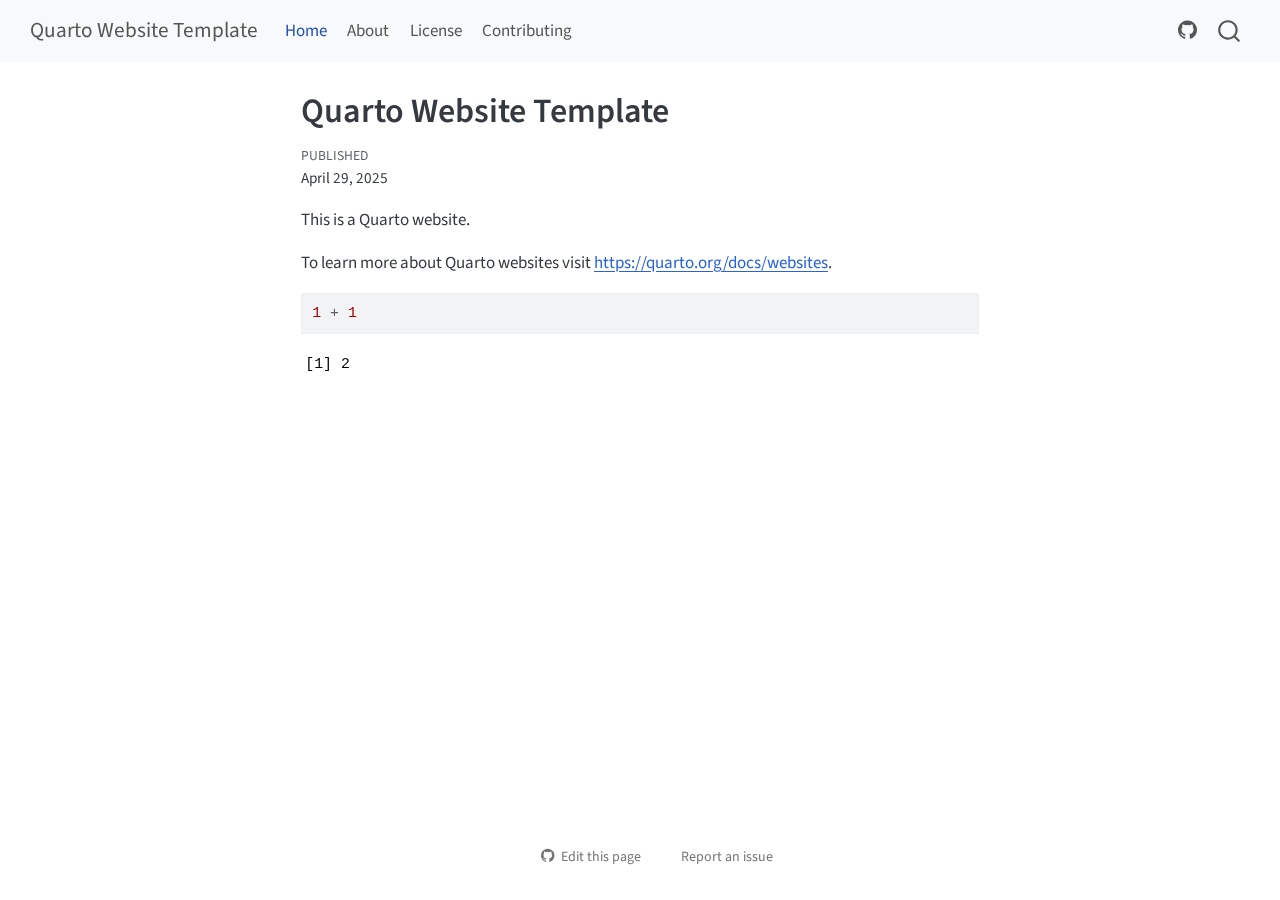
<file: index.html>
<!DOCTYPE html>
<html xmlns="http://www.w3.org/1999/xhtml" lang="en" xml:lang="en"><head>

<meta charset="utf-8">
<meta name="generator" content="quarto-1.7.29">

<meta name="viewport" content="width=device-width, initial-scale=1.0, user-scalable=yes">

<meta name="dcterms.date" content="2025-04-29">

<title>Quarto Website Template</title>
<style>
code{white-space: pre-wrap;}
span.smallcaps{font-variant: small-caps;}
div.columns{display: flex; gap: min(4vw, 1.5em);}
div.column{flex: auto; overflow-x: auto;}
div.hanging-indent{margin-left: 1.5em; text-indent: -1.5em;}
ul.task-list{list-style: none;}
ul.task-list li input[type="checkbox"] {
  width: 0.8em;
  margin: 0 0.8em 0.2em -1em; /* quarto-specific, see https://github.com/quarto-dev/quarto-cli/issues/4556 */ 
  vertical-align: middle;
}
/* CSS for syntax highlighting */
html { -webkit-text-size-adjust: 100%; }
pre > code.sourceCode { white-space: pre; position: relative; }
pre > code.sourceCode > span { display: inline-block; line-height: 1.25; }
pre > code.sourceCode > span:empty { height: 1.2em; }
.sourceCode { overflow: visible; }
code.sourceCode > span { color: inherit; text-decoration: inherit; }
div.sourceCode { margin: 1em 0; }
pre.sourceCode { margin: 0; }
@media screen {
div.sourceCode { overflow: auto; }
}
@media print {
pre > code.sourceCode { white-space: pre-wrap; }
pre > code.sourceCode > span { text-indent: -5em; padding-left: 5em; }
}
pre.numberSource code
  { counter-reset: source-line 0; }
pre.numberSource code > span
  { position: relative; left: -4em; counter-increment: source-line; }
pre.numberSource code > span > a:first-child::before
  { content: counter(source-line);
    position: relative; left: -1em; text-align: right; vertical-align: baseline;
    border: none; display: inline-block;
    -webkit-touch-callout: none; -webkit-user-select: none;
    -khtml-user-select: none; -moz-user-select: none;
    -ms-user-select: none; user-select: none;
    padding: 0 4px; width: 4em;
  }
pre.numberSource { margin-left: 3em;  padding-left: 4px; }
div.sourceCode
  {   }
@media screen {
pre > code.sourceCode > span > a:first-child::before { text-decoration: underline; }
}
</style>


<script src="site_libs/quarto-nav/quarto-nav.js"></script>
<script src="site_libs/quarto-nav/headroom.min.js"></script>
<script src="site_libs/clipboard/clipboard.min.js"></script>
<script src="site_libs/quarto-search/autocomplete.umd.js"></script>
<script src="site_libs/quarto-search/fuse.min.js"></script>
<script src="site_libs/quarto-search/quarto-search.js"></script>
<meta name="quarto:offset" content="./">
<script src="site_libs/quarto-html/quarto.js" type="module"></script>
<script src="site_libs/quarto-html/tabsets/tabsets.js" type="module"></script>
<script src="site_libs/quarto-html/popper.min.js"></script>
<script src="site_libs/quarto-html/tippy.umd.min.js"></script>
<script src="site_libs/quarto-html/anchor.min.js"></script>
<link href="site_libs/quarto-html/tippy.css" rel="stylesheet">
<link href="site_libs/quarto-html/quarto-syntax-highlighting-0815c480559380816a4d1ea211a47e91.css" rel="stylesheet" id="quarto-text-highlighting-styles">
<script src="site_libs/bootstrap/bootstrap.min.js"></script>
<link href="site_libs/bootstrap/bootstrap-icons.css" rel="stylesheet">
<link href="site_libs/bootstrap/bootstrap-630147fbe0b9ab2b2a517857e522e257.min.css" rel="stylesheet" append-hash="true" id="quarto-bootstrap" data-mode="light">
<script id="quarto-search-options" type="application/json">{
  "location": "navbar",
  "copy-button": false,
  "collapse-after": 3,
  "panel-placement": "end",
  "type": "overlay",
  "limit": 50,
  "keyboard-shortcut": [
    "f",
    "/",
    "s"
  ],
  "show-item-context": false,
  "language": {
    "search-no-results-text": "No results",
    "search-matching-documents-text": "matching documents",
    "search-copy-link-title": "Copy link to search",
    "search-hide-matches-text": "Hide additional matches",
    "search-more-match-text": "more match in this document",
    "search-more-matches-text": "more matches in this document",
    "search-clear-button-title": "Clear",
    "search-text-placeholder": "",
    "search-detached-cancel-button-title": "Cancel",
    "search-submit-button-title": "Submit",
    "search-label": "Search"
  }
}</script>


<link rel="stylesheet" href="styles.css">
</head>

<body class="floating nav-fixed quarto-light">

<div id="quarto-search-results"></div>
  <header id="quarto-header" class="headroom fixed-top">
    <nav class="navbar navbar-expand-lg " data-bs-theme="dark">
      <div class="navbar-container container-fluid">
      <div class="navbar-brand-container mx-auto">
    <a class="navbar-brand" href="./index.html">
    <span class="navbar-title">Quarto Website Template</span>
    </a>
  </div>
            <div id="quarto-search" class="" title="Search"></div>
          <button class="navbar-toggler" type="button" data-bs-toggle="collapse" data-bs-target="#navbarCollapse" aria-controls="navbarCollapse" role="menu" aria-expanded="false" aria-label="Toggle navigation" onclick="if (window.quartoToggleHeadroom) { window.quartoToggleHeadroom(); }">
  <span class="navbar-toggler-icon"></span>
</button>
          <div class="collapse navbar-collapse" id="navbarCollapse">
            <ul class="navbar-nav navbar-nav-scroll me-auto">
  <li class="nav-item">
    <a class="nav-link active" href="./index.html" aria-current="page"> 
<span class="menu-text">Home</span></a>
  </li>  
  <li class="nav-item">
    <a class="nav-link" href="./about.html"> 
<span class="menu-text">About</span></a>
  </li>  
  <li class="nav-item">
    <a class="nav-link" href="./license.html"> 
<span class="menu-text">License</span></a>
  </li>  
  <li class="nav-item">
    <a class="nav-link" href="./contributing.html"> 
<span class="menu-text">Contributing</span></a>
  </li>  
</ul>
            <ul class="navbar-nav navbar-nav-scroll ms-auto">
  <li class="nav-item compact">
    <a class="nav-link" href="https://github.com/tscnlab/QuartoWebsite"> <i class="bi bi-github" role="img" aria-label="Quarto GitHub">
</i> 
<span class="menu-text"></span></a>
  </li>  
</ul>
          </div> <!-- /navcollapse -->
            <div class="quarto-navbar-tools">
</div>
      </div> <!-- /container-fluid -->
    </nav>
</header>
<!-- content -->
<div id="quarto-content" class="quarto-container page-columns page-rows-contents page-layout-article page-navbar">
<!-- sidebar -->
  <nav id="quarto-sidebar" class="sidebar collapse collapse-horizontal quarto-sidebar-collapse-item sidebar-navigation floating overflow-auto">
    
</nav>
<div id="quarto-sidebar-glass" class="quarto-sidebar-collapse-item" data-bs-toggle="collapse" data-bs-target=".quarto-sidebar-collapse-item"></div>
<!-- margin-sidebar -->
    <div id="quarto-margin-sidebar" class="sidebar margin-sidebar zindex-bottom">
    </div>
<!-- main -->
<main class="content" id="quarto-document-content">

<header id="title-block-header" class="quarto-title-block default">
<div class="quarto-title">
<h1 class="title">Quarto Website Template</h1>
</div>



<div class="quarto-title-meta">

    
    <div>
    <div class="quarto-title-meta-heading">Published</div>
    <div class="quarto-title-meta-contents">
      <p class="date">April 29, 2025</p>
    </div>
  </div>
  
    
  </div>
  


</header>


<p>This is a Quarto website.</p>
<p>To learn more about Quarto websites visit <a href="https://quarto.org/docs/websites" class="uri">https://quarto.org/docs/websites</a>.</p>
<div class="cell">
<div class="sourceCode cell-code" id="cb1"><pre class="sourceCode r code-with-copy"><code class="sourceCode r"><span id="cb1-1"><a href="#cb1-1" aria-hidden="true" tabindex="-1"></a><span class="dv">1</span> <span class="sc">+</span> <span class="dv">1</span></span></code><button title="Copy to Clipboard" class="code-copy-button"><i class="bi"></i></button></pre></div>
<div class="cell-output cell-output-stdout">
<pre><code>[1] 2</code></pre>
</div>
</div>



</main> <!-- /main -->
<script id="quarto-html-after-body" type="application/javascript">
  window.document.addEventListener("DOMContentLoaded", function (event) {
    const icon = "";
    const anchorJS = new window.AnchorJS();
    anchorJS.options = {
      placement: 'right',
      icon: icon
    };
    anchorJS.add('.anchored');
    const isCodeAnnotation = (el) => {
      for (const clz of el.classList) {
        if (clz.startsWith('code-annotation-')) {                     
          return true;
        }
      }
      return false;
    }
    const onCopySuccess = function(e) {
      // button target
      const button = e.trigger;
      // don't keep focus
      button.blur();
      // flash "checked"
      button.classList.add('code-copy-button-checked');
      var currentTitle = button.getAttribute("title");
      button.setAttribute("title", "Copied!");
      let tooltip;
      if (window.bootstrap) {
        button.setAttribute("data-bs-toggle", "tooltip");
        button.setAttribute("data-bs-placement", "left");
        button.setAttribute("data-bs-title", "Copied!");
        tooltip = new bootstrap.Tooltip(button, 
          { trigger: "manual", 
            customClass: "code-copy-button-tooltip",
            offset: [0, -8]});
        tooltip.show();    
      }
      setTimeout(function() {
        if (tooltip) {
          tooltip.hide();
          button.removeAttribute("data-bs-title");
          button.removeAttribute("data-bs-toggle");
          button.removeAttribute("data-bs-placement");
        }
        button.setAttribute("title", currentTitle);
        button.classList.remove('code-copy-button-checked');
      }, 1000);
      // clear code selection
      e.clearSelection();
    }
    const getTextToCopy = function(trigger) {
        const codeEl = trigger.previousElementSibling.cloneNode(true);
        for (const childEl of codeEl.children) {
          if (isCodeAnnotation(childEl)) {
            childEl.remove();
          }
        }
        return codeEl.innerText;
    }
    const clipboard = new window.ClipboardJS('.code-copy-button:not([data-in-quarto-modal])', {
      text: getTextToCopy
    });
    clipboard.on('success', onCopySuccess);
    if (window.document.getElementById('quarto-embedded-source-code-modal')) {
      const clipboardModal = new window.ClipboardJS('.code-copy-button[data-in-quarto-modal]', {
        text: getTextToCopy,
        container: window.document.getElementById('quarto-embedded-source-code-modal')
      });
      clipboardModal.on('success', onCopySuccess);
    }
      var localhostRegex = new RegExp(/^(?:http|https):\/\/localhost\:?[0-9]*\//);
      var mailtoRegex = new RegExp(/^mailto:/);
        var filterRegex = new RegExp("https:\/\/tscnlab\.github\.io\/QuartoWebsite\/");
      var isInternal = (href) => {
          return filterRegex.test(href) || localhostRegex.test(href) || mailtoRegex.test(href);
      }
      // Inspect non-navigation links and adorn them if external
     var links = window.document.querySelectorAll('a[href]:not(.nav-link):not(.navbar-brand):not(.toc-action):not(.sidebar-link):not(.sidebar-item-toggle):not(.pagination-link):not(.no-external):not([aria-hidden]):not(.dropdown-item):not(.quarto-navigation-tool):not(.about-link)');
      for (var i=0; i<links.length; i++) {
        const link = links[i];
        if (!isInternal(link.href)) {
          // undo the damage that might have been done by quarto-nav.js in the case of
          // links that we want to consider external
          if (link.dataset.originalHref !== undefined) {
            link.href = link.dataset.originalHref;
          }
        }
      }
    function tippyHover(el, contentFn, onTriggerFn, onUntriggerFn) {
      const config = {
        allowHTML: true,
        maxWidth: 500,
        delay: 100,
        arrow: false,
        appendTo: function(el) {
            return el.parentElement;
        },
        interactive: true,
        interactiveBorder: 10,
        theme: 'quarto',
        placement: 'bottom-start',
      };
      if (contentFn) {
        config.content = contentFn;
      }
      if (onTriggerFn) {
        config.onTrigger = onTriggerFn;
      }
      if (onUntriggerFn) {
        config.onUntrigger = onUntriggerFn;
      }
      window.tippy(el, config); 
    }
    const noterefs = window.document.querySelectorAll('a[role="doc-noteref"]');
    for (var i=0; i<noterefs.length; i++) {
      const ref = noterefs[i];
      tippyHover(ref, function() {
        // use id or data attribute instead here
        let href = ref.getAttribute('data-footnote-href') || ref.getAttribute('href');
        try { href = new URL(href).hash; } catch {}
        const id = href.replace(/^#\/?/, "");
        const note = window.document.getElementById(id);
        if (note) {
          return note.innerHTML;
        } else {
          return "";
        }
      });
    }
    const xrefs = window.document.querySelectorAll('a.quarto-xref');
    const processXRef = (id, note) => {
      // Strip column container classes
      const stripColumnClz = (el) => {
        el.classList.remove("page-full", "page-columns");
        if (el.children) {
          for (const child of el.children) {
            stripColumnClz(child);
          }
        }
      }
      stripColumnClz(note)
      if (id === null || id.startsWith('sec-')) {
        // Special case sections, only their first couple elements
        const container = document.createElement("div");
        if (note.children && note.children.length > 2) {
          container.appendChild(note.children[0].cloneNode(true));
          for (let i = 1; i < note.children.length; i++) {
            const child = note.children[i];
            if (child.tagName === "P" && child.innerText === "") {
              continue;
            } else {
              container.appendChild(child.cloneNode(true));
              break;
            }
          }
          if (window.Quarto?.typesetMath) {
            window.Quarto.typesetMath(container);
          }
          return container.innerHTML
        } else {
          if (window.Quarto?.typesetMath) {
            window.Quarto.typesetMath(note);
          }
          return note.innerHTML;
        }
      } else {
        // Remove any anchor links if they are present
        const anchorLink = note.querySelector('a.anchorjs-link');
        if (anchorLink) {
          anchorLink.remove();
        }
        if (window.Quarto?.typesetMath) {
          window.Quarto.typesetMath(note);
        }
        if (note.classList.contains("callout")) {
          return note.outerHTML;
        } else {
          return note.innerHTML;
        }
      }
    }
    for (var i=0; i<xrefs.length; i++) {
      const xref = xrefs[i];
      tippyHover(xref, undefined, function(instance) {
        instance.disable();
        let url = xref.getAttribute('href');
        let hash = undefined; 
        if (url.startsWith('#')) {
          hash = url;
        } else {
          try { hash = new URL(url).hash; } catch {}
        }
        if (hash) {
          const id = hash.replace(/^#\/?/, "");
          const note = window.document.getElementById(id);
          if (note !== null) {
            try {
              const html = processXRef(id, note.cloneNode(true));
              instance.setContent(html);
            } finally {
              instance.enable();
              instance.show();
            }
          } else {
            // See if we can fetch this
            fetch(url.split('#')[0])
            .then(res => res.text())
            .then(html => {
              const parser = new DOMParser();
              const htmlDoc = parser.parseFromString(html, "text/html");
              const note = htmlDoc.getElementById(id);
              if (note !== null) {
                const html = processXRef(id, note);
                instance.setContent(html);
              } 
            }).finally(() => {
              instance.enable();
              instance.show();
            });
          }
        } else {
          // See if we can fetch a full url (with no hash to target)
          // This is a special case and we should probably do some content thinning / targeting
          fetch(url)
          .then(res => res.text())
          .then(html => {
            const parser = new DOMParser();
            const htmlDoc = parser.parseFromString(html, "text/html");
            const note = htmlDoc.querySelector('main.content');
            if (note !== null) {
              // This should only happen for chapter cross references
              // (since there is no id in the URL)
              // remove the first header
              if (note.children.length > 0 && note.children[0].tagName === "HEADER") {
                note.children[0].remove();
              }
              const html = processXRef(null, note);
              instance.setContent(html);
            } 
          }).finally(() => {
            instance.enable();
            instance.show();
          });
        }
      }, function(instance) {
      });
    }
        let selectedAnnoteEl;
        const selectorForAnnotation = ( cell, annotation) => {
          let cellAttr = 'data-code-cell="' + cell + '"';
          let lineAttr = 'data-code-annotation="' +  annotation + '"';
          const selector = 'span[' + cellAttr + '][' + lineAttr + ']';
          return selector;
        }
        const selectCodeLines = (annoteEl) => {
          const doc = window.document;
          const targetCell = annoteEl.getAttribute("data-target-cell");
          const targetAnnotation = annoteEl.getAttribute("data-target-annotation");
          const annoteSpan = window.document.querySelector(selectorForAnnotation(targetCell, targetAnnotation));
          const lines = annoteSpan.getAttribute("data-code-lines").split(",");
          const lineIds = lines.map((line) => {
            return targetCell + "-" + line;
          })
          let top = null;
          let height = null;
          let parent = null;
          if (lineIds.length > 0) {
              //compute the position of the single el (top and bottom and make a div)
              const el = window.document.getElementById(lineIds[0]);
              top = el.offsetTop;
              height = el.offsetHeight;
              parent = el.parentElement.parentElement;
            if (lineIds.length > 1) {
              const lastEl = window.document.getElementById(lineIds[lineIds.length - 1]);
              const bottom = lastEl.offsetTop + lastEl.offsetHeight;
              height = bottom - top;
            }
            if (top !== null && height !== null && parent !== null) {
              // cook up a div (if necessary) and position it 
              let div = window.document.getElementById("code-annotation-line-highlight");
              if (div === null) {
                div = window.document.createElement("div");
                div.setAttribute("id", "code-annotation-line-highlight");
                div.style.position = 'absolute';
                parent.appendChild(div);
              }
              div.style.top = top - 2 + "px";
              div.style.height = height + 4 + "px";
              div.style.left = 0;
              let gutterDiv = window.document.getElementById("code-annotation-line-highlight-gutter");
              if (gutterDiv === null) {
                gutterDiv = window.document.createElement("div");
                gutterDiv.setAttribute("id", "code-annotation-line-highlight-gutter");
                gutterDiv.style.position = 'absolute';
                const codeCell = window.document.getElementById(targetCell);
                const gutter = codeCell.querySelector('.code-annotation-gutter');
                gutter.appendChild(gutterDiv);
              }
              gutterDiv.style.top = top - 2 + "px";
              gutterDiv.style.height = height + 4 + "px";
            }
            selectedAnnoteEl = annoteEl;
          }
        };
        const unselectCodeLines = () => {
          const elementsIds = ["code-annotation-line-highlight", "code-annotation-line-highlight-gutter"];
          elementsIds.forEach((elId) => {
            const div = window.document.getElementById(elId);
            if (div) {
              div.remove();
            }
          });
          selectedAnnoteEl = undefined;
        };
          // Handle positioning of the toggle
      window.addEventListener(
        "resize",
        throttle(() => {
          elRect = undefined;
          if (selectedAnnoteEl) {
            selectCodeLines(selectedAnnoteEl);
          }
        }, 10)
      );
      function throttle(fn, ms) {
      let throttle = false;
      let timer;
        return (...args) => {
          if(!throttle) { // first call gets through
              fn.apply(this, args);
              throttle = true;
          } else { // all the others get throttled
              if(timer) clearTimeout(timer); // cancel #2
              timer = setTimeout(() => {
                fn.apply(this, args);
                timer = throttle = false;
              }, ms);
          }
        };
      }
        // Attach click handler to the DT
        const annoteDls = window.document.querySelectorAll('dt[data-target-cell]');
        for (const annoteDlNode of annoteDls) {
          annoteDlNode.addEventListener('click', (event) => {
            const clickedEl = event.target;
            if (clickedEl !== selectedAnnoteEl) {
              unselectCodeLines();
              const activeEl = window.document.querySelector('dt[data-target-cell].code-annotation-active');
              if (activeEl) {
                activeEl.classList.remove('code-annotation-active');
              }
              selectCodeLines(clickedEl);
              clickedEl.classList.add('code-annotation-active');
            } else {
              // Unselect the line
              unselectCodeLines();
              clickedEl.classList.remove('code-annotation-active');
            }
          });
        }
    const findCites = (el) => {
      const parentEl = el.parentElement;
      if (parentEl) {
        const cites = parentEl.dataset.cites;
        if (cites) {
          return {
            el,
            cites: cites.split(' ')
          };
        } else {
          return findCites(el.parentElement)
        }
      } else {
        return undefined;
      }
    };
    var bibliorefs = window.document.querySelectorAll('a[role="doc-biblioref"]');
    for (var i=0; i<bibliorefs.length; i++) {
      const ref = bibliorefs[i];
      const citeInfo = findCites(ref);
      if (citeInfo) {
        tippyHover(citeInfo.el, function() {
          var popup = window.document.createElement('div');
          citeInfo.cites.forEach(function(cite) {
            var citeDiv = window.document.createElement('div');
            citeDiv.classList.add('hanging-indent');
            citeDiv.classList.add('csl-entry');
            var biblioDiv = window.document.getElementById('ref-' + cite);
            if (biblioDiv) {
              citeDiv.innerHTML = biblioDiv.innerHTML;
            }
            popup.appendChild(citeDiv);
          });
          return popup.innerHTML;
        });
      }
    }
  });
  </script>
</div> <!-- /content -->




<footer class="footer"><div class="nav-footer"><div class="nav-footer-center"><div class="toc-actions"><ul><li><a href="https://github.com/tscnlab/QuartoWebsite/edit/main/index.qmd" class="toc-action"><i class="bi bi-github"></i>Edit this page</a></li><li><a href="https://github.com/tscnlab/QuartoWebsite/issues/new" class="toc-action"><i class="bi empty"></i>Report an issue</a></li></ul></div></div></div></footer></body></html>
</file>
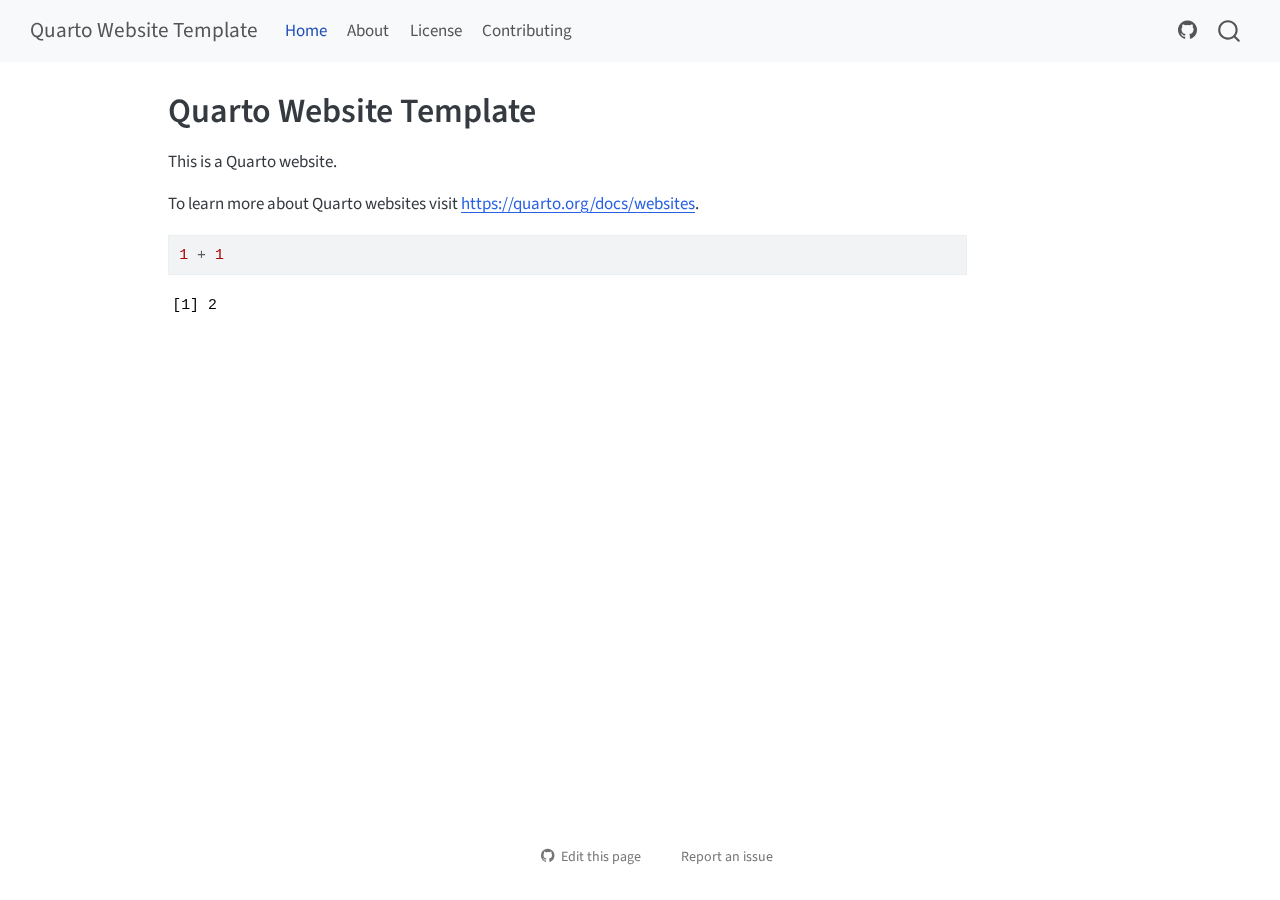
<file: _site/index.html>
<!DOCTYPE html>
<html xmlns="http://www.w3.org/1999/xhtml" lang="en" xml:lang="en"><head>

<meta charset="utf-8">
<meta name="generator" content="quarto-1.6.42">

<meta name="viewport" content="width=device-width, initial-scale=1.0, user-scalable=yes">


<title>Quarto Website Template</title>
<style>
code{white-space: pre-wrap;}
span.smallcaps{font-variant: small-caps;}
div.columns{display: flex; gap: min(4vw, 1.5em);}
div.column{flex: auto; overflow-x: auto;}
div.hanging-indent{margin-left: 1.5em; text-indent: -1.5em;}
ul.task-list{list-style: none;}
ul.task-list li input[type="checkbox"] {
  width: 0.8em;
  margin: 0 0.8em 0.2em -1em; /* quarto-specific, see https://github.com/quarto-dev/quarto-cli/issues/4556 */ 
  vertical-align: middle;
}
/* CSS for syntax highlighting */
pre > code.sourceCode { white-space: pre; position: relative; }
pre > code.sourceCode > span { line-height: 1.25; }
pre > code.sourceCode > span:empty { height: 1.2em; }
.sourceCode { overflow: visible; }
code.sourceCode > span { color: inherit; text-decoration: inherit; }
div.sourceCode { margin: 1em 0; }
pre.sourceCode { margin: 0; }
@media screen {
div.sourceCode { overflow: auto; }
}
@media print {
pre > code.sourceCode { white-space: pre-wrap; }
pre > code.sourceCode > span { display: inline-block; text-indent: -5em; padding-left: 5em; }
}
pre.numberSource code
  { counter-reset: source-line 0; }
pre.numberSource code > span
  { position: relative; left: -4em; counter-increment: source-line; }
pre.numberSource code > span > a:first-child::before
  { content: counter(source-line);
    position: relative; left: -1em; text-align: right; vertical-align: baseline;
    border: none; display: inline-block;
    -webkit-touch-callout: none; -webkit-user-select: none;
    -khtml-user-select: none; -moz-user-select: none;
    -ms-user-select: none; user-select: none;
    padding: 0 4px; width: 4em;
  }
pre.numberSource { margin-left: 3em;  padding-left: 4px; }
div.sourceCode
  {   }
@media screen {
pre > code.sourceCode > span > a:first-child::before { text-decoration: underline; }
}
</style>


<script src="site_libs/quarto-nav/quarto-nav.js"></script>
<script src="site_libs/quarto-nav/headroom.min.js"></script>
<script src="site_libs/clipboard/clipboard.min.js"></script>
<script src="site_libs/quarto-search/autocomplete.umd.js"></script>
<script src="site_libs/quarto-search/fuse.min.js"></script>
<script src="site_libs/quarto-search/quarto-search.js"></script>
<meta name="quarto:offset" content="./">
<script src="site_libs/quarto-html/quarto.js"></script>
<script src="site_libs/quarto-html/popper.min.js"></script>
<script src="site_libs/quarto-html/tippy.umd.min.js"></script>
<script src="site_libs/quarto-html/anchor.min.js"></script>
<link href="site_libs/quarto-html/tippy.css" rel="stylesheet">
<link href="site_libs/quarto-html/quarto-syntax-highlighting-2f5df379a58b258e96c21c0638c20c03.css" rel="stylesheet" id="quarto-text-highlighting-styles">
<script src="site_libs/bootstrap/bootstrap.min.js"></script>
<link href="site_libs/bootstrap/bootstrap-icons.css" rel="stylesheet">
<link href="site_libs/bootstrap/bootstrap-6bd9cfa162949bde0a231f530c97869d.min.css" rel="stylesheet" append-hash="true" id="quarto-bootstrap" data-mode="light">
<script id="quarto-search-options" type="application/json">{
  "location": "navbar",
  "copy-button": false,
  "collapse-after": 3,
  "panel-placement": "end",
  "type": "overlay",
  "limit": 50,
  "keyboard-shortcut": [
    "f",
    "/",
    "s"
  ],
  "show-item-context": false,
  "language": {
    "search-no-results-text": "No results",
    "search-matching-documents-text": "matching documents",
    "search-copy-link-title": "Copy link to search",
    "search-hide-matches-text": "Hide additional matches",
    "search-more-match-text": "more match in this document",
    "search-more-matches-text": "more matches in this document",
    "search-clear-button-title": "Clear",
    "search-text-placeholder": "",
    "search-detached-cancel-button-title": "Cancel",
    "search-submit-button-title": "Submit",
    "search-label": "Search"
  }
}</script>


<link rel="stylesheet" href="styles.css">
</head>

<body class="nav-fixed">

<div id="quarto-search-results"></div>
  <header id="quarto-header" class="headroom fixed-top">
    <nav class="navbar navbar-expand-lg " data-bs-theme="dark">
      <div class="navbar-container container-fluid">
      <div class="navbar-brand-container mx-auto">
    <a class="navbar-brand" href="./index.html">
    <span class="navbar-title">Quarto Website Template</span>
    </a>
  </div>
            <div id="quarto-search" class="" title="Search"></div>
          <button class="navbar-toggler" type="button" data-bs-toggle="collapse" data-bs-target="#navbarCollapse" aria-controls="navbarCollapse" role="menu" aria-expanded="false" aria-label="Toggle navigation" onclick="if (window.quartoToggleHeadroom) { window.quartoToggleHeadroom(); }">
  <span class="navbar-toggler-icon"></span>
</button>
          <div class="collapse navbar-collapse" id="navbarCollapse">
            <ul class="navbar-nav navbar-nav-scroll me-auto">
  <li class="nav-item">
    <a class="nav-link active" href="./index.html" aria-current="page"> 
<span class="menu-text">Home</span></a>
  </li>  
  <li class="nav-item">
    <a class="nav-link" href="./about.html"> 
<span class="menu-text">About</span></a>
  </li>  
  <li class="nav-item">
    <a class="nav-link" href="./license.html"> 
<span class="menu-text">License</span></a>
  </li>  
  <li class="nav-item">
    <a class="nav-link" href="./contributing.html"> 
<span class="menu-text">Contributing</span></a>
  </li>  
</ul>
            <ul class="navbar-nav navbar-nav-scroll ms-auto">
  <li class="nav-item compact">
    <a class="nav-link" href="https://github.com/tscnlab/QuartoWebsite"> <i class="bi bi-github" role="img" aria-label="Quarto GitHub">
</i> 
<span class="menu-text"></span></a>
  </li>  
</ul>
          </div> <!-- /navcollapse -->
            <div class="quarto-navbar-tools">
</div>
      </div> <!-- /container-fluid -->
    </nav>
</header>
<!-- content -->
<div id="quarto-content" class="quarto-container page-columns page-rows-contents page-layout-article page-navbar">
<!-- sidebar -->
<!-- margin-sidebar -->
    <div id="quarto-margin-sidebar" class="sidebar margin-sidebar zindex-bottom">
        
    </div>
<!-- main -->
<main class="content" id="quarto-document-content">

<header id="title-block-header" class="quarto-title-block default">
<div class="quarto-title">
<h1 class="title">Quarto Website Template</h1>
</div>



<div class="quarto-title-meta">

    
  
    
  </div>
  


</header>


<p>This is a Quarto website.</p>
<p>To learn more about Quarto websites visit <a href="https://quarto.org/docs/websites" class="uri">https://quarto.org/docs/websites</a>.</p>
<div class="cell">
<div class="sourceCode cell-code" id="cb1"><pre class="sourceCode r code-with-copy"><code class="sourceCode r"><span id="cb1-1"><a href="#cb1-1" aria-hidden="true" tabindex="-1"></a><span class="dv">1</span> <span class="sc">+</span> <span class="dv">1</span></span></code><button title="Copy to Clipboard" class="code-copy-button"><i class="bi"></i></button></pre></div>
<div class="cell-output cell-output-stdout">
<pre><code>[1] 2</code></pre>
</div>
</div>



</main> <!-- /main -->
<script id="quarto-html-after-body" type="application/javascript">
window.document.addEventListener("DOMContentLoaded", function (event) {
  const toggleBodyColorMode = (bsSheetEl) => {
    const mode = bsSheetEl.getAttribute("data-mode");
    const bodyEl = window.document.querySelector("body");
    if (mode === "dark") {
      bodyEl.classList.add("quarto-dark");
      bodyEl.classList.remove("quarto-light");
    } else {
      bodyEl.classList.add("quarto-light");
      bodyEl.classList.remove("quarto-dark");
    }
  }
  const toggleBodyColorPrimary = () => {
    const bsSheetEl = window.document.querySelector("link#quarto-bootstrap");
    if (bsSheetEl) {
      toggleBodyColorMode(bsSheetEl);
    }
  }
  toggleBodyColorPrimary();  
  const icon = "";
  const anchorJS = new window.AnchorJS();
  anchorJS.options = {
    placement: 'right',
    icon: icon
  };
  anchorJS.add('.anchored');
  const isCodeAnnotation = (el) => {
    for (const clz of el.classList) {
      if (clz.startsWith('code-annotation-')) {                     
        return true;
      }
    }
    return false;
  }
  const onCopySuccess = function(e) {
    // button target
    const button = e.trigger;
    // don't keep focus
    button.blur();
    // flash "checked"
    button.classList.add('code-copy-button-checked');
    var currentTitle = button.getAttribute("title");
    button.setAttribute("title", "Copied!");
    let tooltip;
    if (window.bootstrap) {
      button.setAttribute("data-bs-toggle", "tooltip");
      button.setAttribute("data-bs-placement", "left");
      button.setAttribute("data-bs-title", "Copied!");
      tooltip = new bootstrap.Tooltip(button, 
        { trigger: "manual", 
          customClass: "code-copy-button-tooltip",
          offset: [0, -8]});
      tooltip.show();    
    }
    setTimeout(function() {
      if (tooltip) {
        tooltip.hide();
        button.removeAttribute("data-bs-title");
        button.removeAttribute("data-bs-toggle");
        button.removeAttribute("data-bs-placement");
      }
      button.setAttribute("title", currentTitle);
      button.classList.remove('code-copy-button-checked');
    }, 1000);
    // clear code selection
    e.clearSelection();
  }
  const getTextToCopy = function(trigger) {
      const codeEl = trigger.previousElementSibling.cloneNode(true);
      for (const childEl of codeEl.children) {
        if (isCodeAnnotation(childEl)) {
          childEl.remove();
        }
      }
      return codeEl.innerText;
  }
  const clipboard = new window.ClipboardJS('.code-copy-button:not([data-in-quarto-modal])', {
    text: getTextToCopy
  });
  clipboard.on('success', onCopySuccess);
  if (window.document.getElementById('quarto-embedded-source-code-modal')) {
    const clipboardModal = new window.ClipboardJS('.code-copy-button[data-in-quarto-modal]', {
      text: getTextToCopy,
      container: window.document.getElementById('quarto-embedded-source-code-modal')
    });
    clipboardModal.on('success', onCopySuccess);
  }
    var localhostRegex = new RegExp(/^(?:http|https):\/\/localhost\:?[0-9]*\//);
    var mailtoRegex = new RegExp(/^mailto:/);
      var filterRegex = new RegExp('/' + window.location.host + '/');
    var isInternal = (href) => {
        return filterRegex.test(href) || localhostRegex.test(href) || mailtoRegex.test(href);
    }
    // Inspect non-navigation links and adorn them if external
 	var links = window.document.querySelectorAll('a[href]:not(.nav-link):not(.navbar-brand):not(.toc-action):not(.sidebar-link):not(.sidebar-item-toggle):not(.pagination-link):not(.no-external):not([aria-hidden]):not(.dropdown-item):not(.quarto-navigation-tool):not(.about-link)');
    for (var i=0; i<links.length; i++) {
      const link = links[i];
      if (!isInternal(link.href)) {
        // undo the damage that might have been done by quarto-nav.js in the case of
        // links that we want to consider external
        if (link.dataset.originalHref !== undefined) {
          link.href = link.dataset.originalHref;
        }
      }
    }
  function tippyHover(el, contentFn, onTriggerFn, onUntriggerFn) {
    const config = {
      allowHTML: true,
      maxWidth: 500,
      delay: 100,
      arrow: false,
      appendTo: function(el) {
          return el.parentElement;
      },
      interactive: true,
      interactiveBorder: 10,
      theme: 'quarto',
      placement: 'bottom-start',
    };
    if (contentFn) {
      config.content = contentFn;
    }
    if (onTriggerFn) {
      config.onTrigger = onTriggerFn;
    }
    if (onUntriggerFn) {
      config.onUntrigger = onUntriggerFn;
    }
    window.tippy(el, config); 
  }
  const noterefs = window.document.querySelectorAll('a[role="doc-noteref"]');
  for (var i=0; i<noterefs.length; i++) {
    const ref = noterefs[i];
    tippyHover(ref, function() {
      // use id or data attribute instead here
      let href = ref.getAttribute('data-footnote-href') || ref.getAttribute('href');
      try { href = new URL(href).hash; } catch {}
      const id = href.replace(/^#\/?/, "");
      const note = window.document.getElementById(id);
      if (note) {
        return note.innerHTML;
      } else {
        return "";
      }
    });
  }
  const xrefs = window.document.querySelectorAll('a.quarto-xref');
  const processXRef = (id, note) => {
    // Strip column container classes
    const stripColumnClz = (el) => {
      el.classList.remove("page-full", "page-columns");
      if (el.children) {
        for (const child of el.children) {
          stripColumnClz(child);
        }
      }
    }
    stripColumnClz(note)
    if (id === null || id.startsWith('sec-')) {
      // Special case sections, only their first couple elements
      const container = document.createElement("div");
      if (note.children && note.children.length > 2) {
        container.appendChild(note.children[0].cloneNode(true));
        for (let i = 1; i < note.children.length; i++) {
          const child = note.children[i];
          if (child.tagName === "P" && child.innerText === "") {
            continue;
          } else {
            container.appendChild(child.cloneNode(true));
            break;
          }
        }
        if (window.Quarto?.typesetMath) {
          window.Quarto.typesetMath(container);
        }
        return container.innerHTML
      } else {
        if (window.Quarto?.typesetMath) {
          window.Quarto.typesetMath(note);
        }
        return note.innerHTML;
      }
    } else {
      // Remove any anchor links if they are present
      const anchorLink = note.querySelector('a.anchorjs-link');
      if (anchorLink) {
        anchorLink.remove();
      }
      if (window.Quarto?.typesetMath) {
        window.Quarto.typesetMath(note);
      }
      if (note.classList.contains("callout")) {
        return note.outerHTML;
      } else {
        return note.innerHTML;
      }
    }
  }
  for (var i=0; i<xrefs.length; i++) {
    const xref = xrefs[i];
    tippyHover(xref, undefined, function(instance) {
      instance.disable();
      let url = xref.getAttribute('href');
      let hash = undefined; 
      if (url.startsWith('#')) {
        hash = url;
      } else {
        try { hash = new URL(url).hash; } catch {}
      }
      if (hash) {
        const id = hash.replace(/^#\/?/, "");
        const note = window.document.getElementById(id);
        if (note !== null) {
          try {
            const html = processXRef(id, note.cloneNode(true));
            instance.setContent(html);
          } finally {
            instance.enable();
            instance.show();
          }
        } else {
          // See if we can fetch this
          fetch(url.split('#')[0])
          .then(res => res.text())
          .then(html => {
            const parser = new DOMParser();
            const htmlDoc = parser.parseFromString(html, "text/html");
            const note = htmlDoc.getElementById(id);
            if (note !== null) {
              const html = processXRef(id, note);
              instance.setContent(html);
            } 
          }).finally(() => {
            instance.enable();
            instance.show();
          });
        }
      } else {
        // See if we can fetch a full url (with no hash to target)
        // This is a special case and we should probably do some content thinning / targeting
        fetch(url)
        .then(res => res.text())
        .then(html => {
          const parser = new DOMParser();
          const htmlDoc = parser.parseFromString(html, "text/html");
          const note = htmlDoc.querySelector('main.content');
          if (note !== null) {
            // This should only happen for chapter cross references
            // (since there is no id in the URL)
            // remove the first header
            if (note.children.length > 0 && note.children[0].tagName === "HEADER") {
              note.children[0].remove();
            }
            const html = processXRef(null, note);
            instance.setContent(html);
          } 
        }).finally(() => {
          instance.enable();
          instance.show();
        });
      }
    }, function(instance) {
    });
  }
      let selectedAnnoteEl;
      const selectorForAnnotation = ( cell, annotation) => {
        let cellAttr = 'data-code-cell="' + cell + '"';
        let lineAttr = 'data-code-annotation="' +  annotation + '"';
        const selector = 'span[' + cellAttr + '][' + lineAttr + ']';
        return selector;
      }
      const selectCodeLines = (annoteEl) => {
        const doc = window.document;
        const targetCell = annoteEl.getAttribute("data-target-cell");
        const targetAnnotation = annoteEl.getAttribute("data-target-annotation");
        const annoteSpan = window.document.querySelector(selectorForAnnotation(targetCell, targetAnnotation));
        const lines = annoteSpan.getAttribute("data-code-lines").split(",");
        const lineIds = lines.map((line) => {
          return targetCell + "-" + line;
        })
        let top = null;
        let height = null;
        let parent = null;
        if (lineIds.length > 0) {
            //compute the position of the single el (top and bottom and make a div)
            const el = window.document.getElementById(lineIds[0]);
            top = el.offsetTop;
            height = el.offsetHeight;
            parent = el.parentElement.parentElement;
          if (lineIds.length > 1) {
            const lastEl = window.document.getElementById(lineIds[lineIds.length - 1]);
            const bottom = lastEl.offsetTop + lastEl.offsetHeight;
            height = bottom - top;
          }
          if (top !== null && height !== null && parent !== null) {
            // cook up a div (if necessary) and position it 
            let div = window.document.getElementById("code-annotation-line-highlight");
            if (div === null) {
              div = window.document.createElement("div");
              div.setAttribute("id", "code-annotation-line-highlight");
              div.style.position = 'absolute';
              parent.appendChild(div);
            }
            div.style.top = top - 2 + "px";
            div.style.height = height + 4 + "px";
            div.style.left = 0;
            let gutterDiv = window.document.getElementById("code-annotation-line-highlight-gutter");
            if (gutterDiv === null) {
              gutterDiv = window.document.createElement("div");
              gutterDiv.setAttribute("id", "code-annotation-line-highlight-gutter");
              gutterDiv.style.position = 'absolute';
              const codeCell = window.document.getElementById(targetCell);
              const gutter = codeCell.querySelector('.code-annotation-gutter');
              gutter.appendChild(gutterDiv);
            }
            gutterDiv.style.top = top - 2 + "px";
            gutterDiv.style.height = height + 4 + "px";
          }
          selectedAnnoteEl = annoteEl;
        }
      };
      const unselectCodeLines = () => {
        const elementsIds = ["code-annotation-line-highlight", "code-annotation-line-highlight-gutter"];
        elementsIds.forEach((elId) => {
          const div = window.document.getElementById(elId);
          if (div) {
            div.remove();
          }
        });
        selectedAnnoteEl = undefined;
      };
        // Handle positioning of the toggle
    window.addEventListener(
      "resize",
      throttle(() => {
        elRect = undefined;
        if (selectedAnnoteEl) {
          selectCodeLines(selectedAnnoteEl);
        }
      }, 10)
    );
    function throttle(fn, ms) {
    let throttle = false;
    let timer;
      return (...args) => {
        if(!throttle) { // first call gets through
            fn.apply(this, args);
            throttle = true;
        } else { // all the others get throttled
            if(timer) clearTimeout(timer); // cancel #2
            timer = setTimeout(() => {
              fn.apply(this, args);
              timer = throttle = false;
            }, ms);
        }
      };
    }
      // Attach click handler to the DT
      const annoteDls = window.document.querySelectorAll('dt[data-target-cell]');
      for (const annoteDlNode of annoteDls) {
        annoteDlNode.addEventListener('click', (event) => {
          const clickedEl = event.target;
          if (clickedEl !== selectedAnnoteEl) {
            unselectCodeLines();
            const activeEl = window.document.querySelector('dt[data-target-cell].code-annotation-active');
            if (activeEl) {
              activeEl.classList.remove('code-annotation-active');
            }
            selectCodeLines(clickedEl);
            clickedEl.classList.add('code-annotation-active');
          } else {
            // Unselect the line
            unselectCodeLines();
            clickedEl.classList.remove('code-annotation-active');
          }
        });
      }
  const findCites = (el) => {
    const parentEl = el.parentElement;
    if (parentEl) {
      const cites = parentEl.dataset.cites;
      if (cites) {
        return {
          el,
          cites: cites.split(' ')
        };
      } else {
        return findCites(el.parentElement)
      }
    } else {
      return undefined;
    }
  };
  var bibliorefs = window.document.querySelectorAll('a[role="doc-biblioref"]');
  for (var i=0; i<bibliorefs.length; i++) {
    const ref = bibliorefs[i];
    const citeInfo = findCites(ref);
    if (citeInfo) {
      tippyHover(citeInfo.el, function() {
        var popup = window.document.createElement('div');
        citeInfo.cites.forEach(function(cite) {
          var citeDiv = window.document.createElement('div');
          citeDiv.classList.add('hanging-indent');
          citeDiv.classList.add('csl-entry');
          var biblioDiv = window.document.getElementById('ref-' + cite);
          if (biblioDiv) {
            citeDiv.innerHTML = biblioDiv.innerHTML;
          }
          popup.appendChild(citeDiv);
        });
        return popup.innerHTML;
      });
    }
  }
});
</script>
</div> <!-- /content -->




<footer class="footer"><div class="nav-footer"><div class="nav-footer-center"><div class="toc-actions"><ul><li><a href="https://github.com/tscnlab/QuartoWebsite/edit/main/index.qmd" class="toc-action"><i class="bi bi-github"></i>Edit this page</a></li><li><a href="https://github.com/tscnlab/QuartoWebsite/issues/new" class="toc-action"><i class="bi empty"></i>Report an issue</a></li></ul></div></div></div></footer></body></html>
</file>
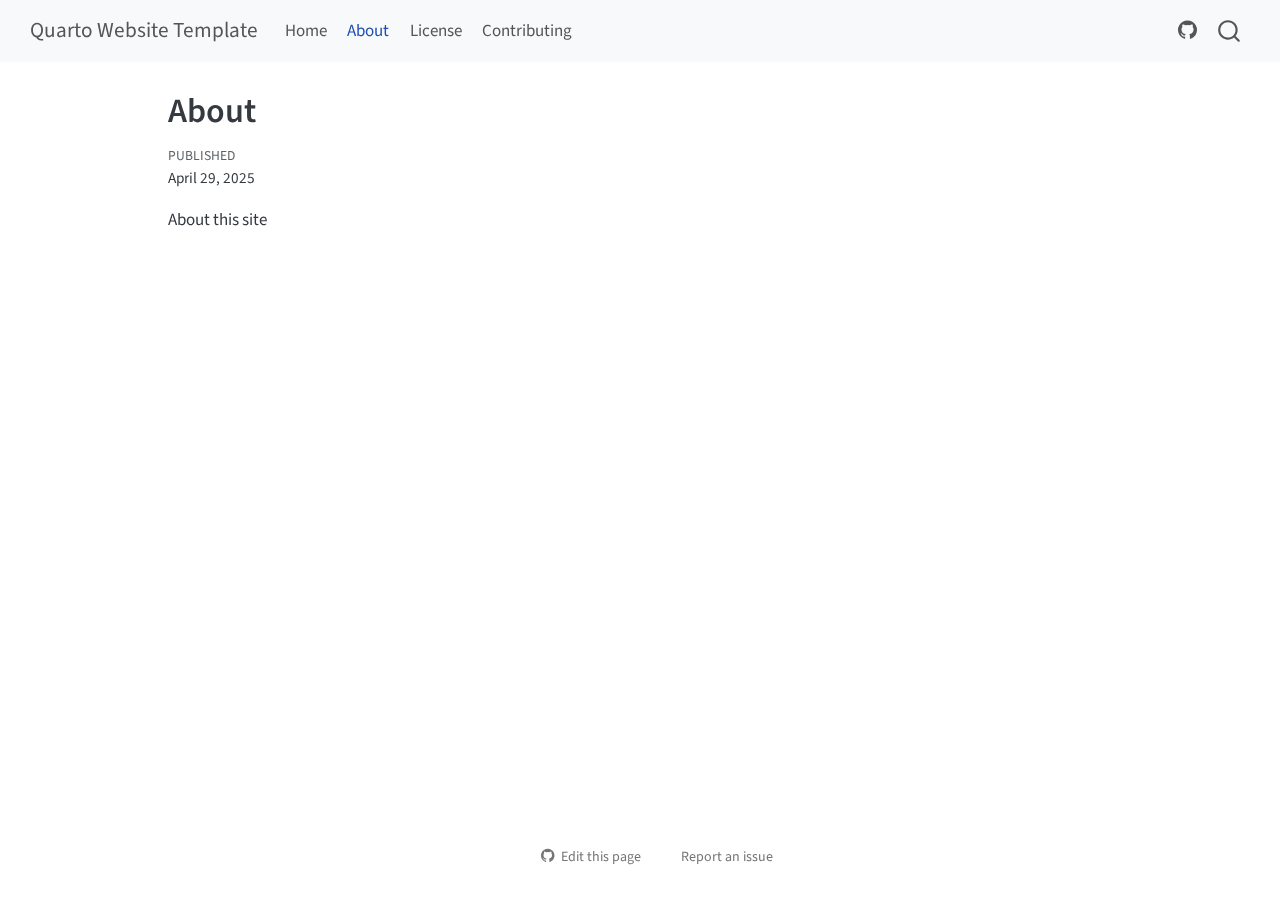
<file: about.html>
<!DOCTYPE html>
<html xmlns="http://www.w3.org/1999/xhtml" lang="en" xml:lang="en"><head>

<meta charset="utf-8">
<meta name="generator" content="quarto-1.7.29">

<meta name="viewport" content="width=device-width, initial-scale=1.0, user-scalable=yes">

<meta name="dcterms.date" content="2025-04-29">

<title>About – Quarto Website Template</title>
<style>
code{white-space: pre-wrap;}
span.smallcaps{font-variant: small-caps;}
div.columns{display: flex; gap: min(4vw, 1.5em);}
div.column{flex: auto; overflow-x: auto;}
div.hanging-indent{margin-left: 1.5em; text-indent: -1.5em;}
ul.task-list{list-style: none;}
ul.task-list li input[type="checkbox"] {
  width: 0.8em;
  margin: 0 0.8em 0.2em -1em; /* quarto-specific, see https://github.com/quarto-dev/quarto-cli/issues/4556 */ 
  vertical-align: middle;
}
</style>


<script src="site_libs/quarto-nav/quarto-nav.js"></script>
<script src="site_libs/quarto-nav/headroom.min.js"></script>
<script src="site_libs/clipboard/clipboard.min.js"></script>
<script src="site_libs/quarto-search/autocomplete.umd.js"></script>
<script src="site_libs/quarto-search/fuse.min.js"></script>
<script src="site_libs/quarto-search/quarto-search.js"></script>
<meta name="quarto:offset" content="./">
<script src="site_libs/quarto-html/quarto.js" type="module"></script>
<script src="site_libs/quarto-html/tabsets/tabsets.js" type="module"></script>
<script src="site_libs/quarto-html/popper.min.js"></script>
<script src="site_libs/quarto-html/tippy.umd.min.js"></script>
<script src="site_libs/quarto-html/anchor.min.js"></script>
<link href="site_libs/quarto-html/tippy.css" rel="stylesheet">
<link href="site_libs/quarto-html/quarto-syntax-highlighting-0815c480559380816a4d1ea211a47e91.css" rel="stylesheet" id="quarto-text-highlighting-styles">
<script src="site_libs/bootstrap/bootstrap.min.js"></script>
<link href="site_libs/bootstrap/bootstrap-icons.css" rel="stylesheet">
<link href="site_libs/bootstrap/bootstrap-630147fbe0b9ab2b2a517857e522e257.min.css" rel="stylesheet" append-hash="true" id="quarto-bootstrap" data-mode="light">
<script id="quarto-search-options" type="application/json">{
  "location": "navbar",
  "copy-button": false,
  "collapse-after": 3,
  "panel-placement": "end",
  "type": "overlay",
  "limit": 50,
  "keyboard-shortcut": [
    "f",
    "/",
    "s"
  ],
  "show-item-context": false,
  "language": {
    "search-no-results-text": "No results",
    "search-matching-documents-text": "matching documents",
    "search-copy-link-title": "Copy link to search",
    "search-hide-matches-text": "Hide additional matches",
    "search-more-match-text": "more match in this document",
    "search-more-matches-text": "more matches in this document",
    "search-clear-button-title": "Clear",
    "search-text-placeholder": "",
    "search-detached-cancel-button-title": "Cancel",
    "search-submit-button-title": "Submit",
    "search-label": "Search"
  }
}</script>


<link rel="stylesheet" href="styles.css">
</head>

<body class="nav-fixed quarto-light">

<div id="quarto-search-results"></div>
  <header id="quarto-header" class="headroom fixed-top">
    <nav class="navbar navbar-expand-lg " data-bs-theme="dark">
      <div class="navbar-container container-fluid">
      <div class="navbar-brand-container mx-auto">
    <a class="navbar-brand" href="./index.html">
    <span class="navbar-title">Quarto Website Template</span>
    </a>
  </div>
            <div id="quarto-search" class="" title="Search"></div>
          <button class="navbar-toggler" type="button" data-bs-toggle="collapse" data-bs-target="#navbarCollapse" aria-controls="navbarCollapse" role="menu" aria-expanded="false" aria-label="Toggle navigation" onclick="if (window.quartoToggleHeadroom) { window.quartoToggleHeadroom(); }">
  <span class="navbar-toggler-icon"></span>
</button>
          <div class="collapse navbar-collapse" id="navbarCollapse">
            <ul class="navbar-nav navbar-nav-scroll me-auto">
  <li class="nav-item">
    <a class="nav-link" href="./index.html"> 
<span class="menu-text">Home</span></a>
  </li>  
  <li class="nav-item">
    <a class="nav-link active" href="./about.html" aria-current="page"> 
<span class="menu-text">About</span></a>
  </li>  
  <li class="nav-item">
    <a class="nav-link" href="./license.html"> 
<span class="menu-text">License</span></a>
  </li>  
  <li class="nav-item">
    <a class="nav-link" href="./contributing.html"> 
<span class="menu-text">Contributing</span></a>
  </li>  
</ul>
            <ul class="navbar-nav navbar-nav-scroll ms-auto">
  <li class="nav-item compact">
    <a class="nav-link" href="https://github.com/tscnlab/QuartoWebsite"> <i class="bi bi-github" role="img" aria-label="Quarto GitHub">
</i> 
<span class="menu-text"></span></a>
  </li>  
</ul>
          </div> <!-- /navcollapse -->
            <div class="quarto-navbar-tools">
</div>
      </div> <!-- /container-fluid -->
    </nav>
</header>
<!-- content -->
<div id="quarto-content" class="quarto-container page-columns page-rows-contents page-layout-article page-navbar">
<!-- sidebar -->
<!-- margin-sidebar -->
    <div id="quarto-margin-sidebar" class="sidebar margin-sidebar zindex-bottom">
        
    </div>
<!-- main -->
<main class="content" id="quarto-document-content">

<header id="title-block-header" class="quarto-title-block default">
<div class="quarto-title">
<h1 class="title">About</h1>
</div>



<div class="quarto-title-meta">

    
    <div>
    <div class="quarto-title-meta-heading">Published</div>
    <div class="quarto-title-meta-contents">
      <p class="date">April 29, 2025</p>
    </div>
  </div>
  
    
  </div>
  


</header>


<p>About this site</p>



</main> <!-- /main -->
<script id="quarto-html-after-body" type="application/javascript">
  window.document.addEventListener("DOMContentLoaded", function (event) {
    const icon = "";
    const anchorJS = new window.AnchorJS();
    anchorJS.options = {
      placement: 'right',
      icon: icon
    };
    anchorJS.add('.anchored');
    const isCodeAnnotation = (el) => {
      for (const clz of el.classList) {
        if (clz.startsWith('code-annotation-')) {                     
          return true;
        }
      }
      return false;
    }
    const onCopySuccess = function(e) {
      // button target
      const button = e.trigger;
      // don't keep focus
      button.blur();
      // flash "checked"
      button.classList.add('code-copy-button-checked');
      var currentTitle = button.getAttribute("title");
      button.setAttribute("title", "Copied!");
      let tooltip;
      if (window.bootstrap) {
        button.setAttribute("data-bs-toggle", "tooltip");
        button.setAttribute("data-bs-placement", "left");
        button.setAttribute("data-bs-title", "Copied!");
        tooltip = new bootstrap.Tooltip(button, 
          { trigger: "manual", 
            customClass: "code-copy-button-tooltip",
            offset: [0, -8]});
        tooltip.show();    
      }
      setTimeout(function() {
        if (tooltip) {
          tooltip.hide();
          button.removeAttribute("data-bs-title");
          button.removeAttribute("data-bs-toggle");
          button.removeAttribute("data-bs-placement");
        }
        button.setAttribute("title", currentTitle);
        button.classList.remove('code-copy-button-checked');
      }, 1000);
      // clear code selection
      e.clearSelection();
    }
    const getTextToCopy = function(trigger) {
        const codeEl = trigger.previousElementSibling.cloneNode(true);
        for (const childEl of codeEl.children) {
          if (isCodeAnnotation(childEl)) {
            childEl.remove();
          }
        }
        return codeEl.innerText;
    }
    const clipboard = new window.ClipboardJS('.code-copy-button:not([data-in-quarto-modal])', {
      text: getTextToCopy
    });
    clipboard.on('success', onCopySuccess);
    if (window.document.getElementById('quarto-embedded-source-code-modal')) {
      const clipboardModal = new window.ClipboardJS('.code-copy-button[data-in-quarto-modal]', {
        text: getTextToCopy,
        container: window.document.getElementById('quarto-embedded-source-code-modal')
      });
      clipboardModal.on('success', onCopySuccess);
    }
      var localhostRegex = new RegExp(/^(?:http|https):\/\/localhost\:?[0-9]*\//);
      var mailtoRegex = new RegExp(/^mailto:/);
        var filterRegex = new RegExp("https:\/\/tscnlab\.github\.io\/QuartoWebsite\/");
      var isInternal = (href) => {
          return filterRegex.test(href) || localhostRegex.test(href) || mailtoRegex.test(href);
      }
      // Inspect non-navigation links and adorn them if external
     var links = window.document.querySelectorAll('a[href]:not(.nav-link):not(.navbar-brand):not(.toc-action):not(.sidebar-link):not(.sidebar-item-toggle):not(.pagination-link):not(.no-external):not([aria-hidden]):not(.dropdown-item):not(.quarto-navigation-tool):not(.about-link)');
      for (var i=0; i<links.length; i++) {
        const link = links[i];
        if (!isInternal(link.href)) {
          // undo the damage that might have been done by quarto-nav.js in the case of
          // links that we want to consider external
          if (link.dataset.originalHref !== undefined) {
            link.href = link.dataset.originalHref;
          }
        }
      }
    function tippyHover(el, contentFn, onTriggerFn, onUntriggerFn) {
      const config = {
        allowHTML: true,
        maxWidth: 500,
        delay: 100,
        arrow: false,
        appendTo: function(el) {
            return el.parentElement;
        },
        interactive: true,
        interactiveBorder: 10,
        theme: 'quarto',
        placement: 'bottom-start',
      };
      if (contentFn) {
        config.content = contentFn;
      }
      if (onTriggerFn) {
        config.onTrigger = onTriggerFn;
      }
      if (onUntriggerFn) {
        config.onUntrigger = onUntriggerFn;
      }
      window.tippy(el, config); 
    }
    const noterefs = window.document.querySelectorAll('a[role="doc-noteref"]');
    for (var i=0; i<noterefs.length; i++) {
      const ref = noterefs[i];
      tippyHover(ref, function() {
        // use id or data attribute instead here
        let href = ref.getAttribute('data-footnote-href') || ref.getAttribute('href');
        try { href = new URL(href).hash; } catch {}
        const id = href.replace(/^#\/?/, "");
        const note = window.document.getElementById(id);
        if (note) {
          return note.innerHTML;
        } else {
          return "";
        }
      });
    }
    const xrefs = window.document.querySelectorAll('a.quarto-xref');
    const processXRef = (id, note) => {
      // Strip column container classes
      const stripColumnClz = (el) => {
        el.classList.remove("page-full", "page-columns");
        if (el.children) {
          for (const child of el.children) {
            stripColumnClz(child);
          }
        }
      }
      stripColumnClz(note)
      if (id === null || id.startsWith('sec-')) {
        // Special case sections, only their first couple elements
        const container = document.createElement("div");
        if (note.children && note.children.length > 2) {
          container.appendChild(note.children[0].cloneNode(true));
          for (let i = 1; i < note.children.length; i++) {
            const child = note.children[i];
            if (child.tagName === "P" && child.innerText === "") {
              continue;
            } else {
              container.appendChild(child.cloneNode(true));
              break;
            }
          }
          if (window.Quarto?.typesetMath) {
            window.Quarto.typesetMath(container);
          }
          return container.innerHTML
        } else {
          if (window.Quarto?.typesetMath) {
            window.Quarto.typesetMath(note);
          }
          return note.innerHTML;
        }
      } else {
        // Remove any anchor links if they are present
        const anchorLink = note.querySelector('a.anchorjs-link');
        if (anchorLink) {
          anchorLink.remove();
        }
        if (window.Quarto?.typesetMath) {
          window.Quarto.typesetMath(note);
        }
        if (note.classList.contains("callout")) {
          return note.outerHTML;
        } else {
          return note.innerHTML;
        }
      }
    }
    for (var i=0; i<xrefs.length; i++) {
      const xref = xrefs[i];
      tippyHover(xref, undefined, function(instance) {
        instance.disable();
        let url = xref.getAttribute('href');
        let hash = undefined; 
        if (url.startsWith('#')) {
          hash = url;
        } else {
          try { hash = new URL(url).hash; } catch {}
        }
        if (hash) {
          const id = hash.replace(/^#\/?/, "");
          const note = window.document.getElementById(id);
          if (note !== null) {
            try {
              const html = processXRef(id, note.cloneNode(true));
              instance.setContent(html);
            } finally {
              instance.enable();
              instance.show();
            }
          } else {
            // See if we can fetch this
            fetch(url.split('#')[0])
            .then(res => res.text())
            .then(html => {
              const parser = new DOMParser();
              const htmlDoc = parser.parseFromString(html, "text/html");
              const note = htmlDoc.getElementById(id);
              if (note !== null) {
                const html = processXRef(id, note);
                instance.setContent(html);
              } 
            }).finally(() => {
              instance.enable();
              instance.show();
            });
          }
        } else {
          // See if we can fetch a full url (with no hash to target)
          // This is a special case and we should probably do some content thinning / targeting
          fetch(url)
          .then(res => res.text())
          .then(html => {
            const parser = new DOMParser();
            const htmlDoc = parser.parseFromString(html, "text/html");
            const note = htmlDoc.querySelector('main.content');
            if (note !== null) {
              // This should only happen for chapter cross references
              // (since there is no id in the URL)
              // remove the first header
              if (note.children.length > 0 && note.children[0].tagName === "HEADER") {
                note.children[0].remove();
              }
              const html = processXRef(null, note);
              instance.setContent(html);
            } 
          }).finally(() => {
            instance.enable();
            instance.show();
          });
        }
      }, function(instance) {
      });
    }
        let selectedAnnoteEl;
        const selectorForAnnotation = ( cell, annotation) => {
          let cellAttr = 'data-code-cell="' + cell + '"';
          let lineAttr = 'data-code-annotation="' +  annotation + '"';
          const selector = 'span[' + cellAttr + '][' + lineAttr + ']';
          return selector;
        }
        const selectCodeLines = (annoteEl) => {
          const doc = window.document;
          const targetCell = annoteEl.getAttribute("data-target-cell");
          const targetAnnotation = annoteEl.getAttribute("data-target-annotation");
          const annoteSpan = window.document.querySelector(selectorForAnnotation(targetCell, targetAnnotation));
          const lines = annoteSpan.getAttribute("data-code-lines").split(",");
          const lineIds = lines.map((line) => {
            return targetCell + "-" + line;
          })
          let top = null;
          let height = null;
          let parent = null;
          if (lineIds.length > 0) {
              //compute the position of the single el (top and bottom and make a div)
              const el = window.document.getElementById(lineIds[0]);
              top = el.offsetTop;
              height = el.offsetHeight;
              parent = el.parentElement.parentElement;
            if (lineIds.length > 1) {
              const lastEl = window.document.getElementById(lineIds[lineIds.length - 1]);
              const bottom = lastEl.offsetTop + lastEl.offsetHeight;
              height = bottom - top;
            }
            if (top !== null && height !== null && parent !== null) {
              // cook up a div (if necessary) and position it 
              let div = window.document.getElementById("code-annotation-line-highlight");
              if (div === null) {
                div = window.document.createElement("div");
                div.setAttribute("id", "code-annotation-line-highlight");
                div.style.position = 'absolute';
                parent.appendChild(div);
              }
              div.style.top = top - 2 + "px";
              div.style.height = height + 4 + "px";
              div.style.left = 0;
              let gutterDiv = window.document.getElementById("code-annotation-line-highlight-gutter");
              if (gutterDiv === null) {
                gutterDiv = window.document.createElement("div");
                gutterDiv.setAttribute("id", "code-annotation-line-highlight-gutter");
                gutterDiv.style.position = 'absolute';
                const codeCell = window.document.getElementById(targetCell);
                const gutter = codeCell.querySelector('.code-annotation-gutter');
                gutter.appendChild(gutterDiv);
              }
              gutterDiv.style.top = top - 2 + "px";
              gutterDiv.style.height = height + 4 + "px";
            }
            selectedAnnoteEl = annoteEl;
          }
        };
        const unselectCodeLines = () => {
          const elementsIds = ["code-annotation-line-highlight", "code-annotation-line-highlight-gutter"];
          elementsIds.forEach((elId) => {
            const div = window.document.getElementById(elId);
            if (div) {
              div.remove();
            }
          });
          selectedAnnoteEl = undefined;
        };
          // Handle positioning of the toggle
      window.addEventListener(
        "resize",
        throttle(() => {
          elRect = undefined;
          if (selectedAnnoteEl) {
            selectCodeLines(selectedAnnoteEl);
          }
        }, 10)
      );
      function throttle(fn, ms) {
      let throttle = false;
      let timer;
        return (...args) => {
          if(!throttle) { // first call gets through
              fn.apply(this, args);
              throttle = true;
          } else { // all the others get throttled
              if(timer) clearTimeout(timer); // cancel #2
              timer = setTimeout(() => {
                fn.apply(this, args);
                timer = throttle = false;
              }, ms);
          }
        };
      }
        // Attach click handler to the DT
        const annoteDls = window.document.querySelectorAll('dt[data-target-cell]');
        for (const annoteDlNode of annoteDls) {
          annoteDlNode.addEventListener('click', (event) => {
            const clickedEl = event.target;
            if (clickedEl !== selectedAnnoteEl) {
              unselectCodeLines();
              const activeEl = window.document.querySelector('dt[data-target-cell].code-annotation-active');
              if (activeEl) {
                activeEl.classList.remove('code-annotation-active');
              }
              selectCodeLines(clickedEl);
              clickedEl.classList.add('code-annotation-active');
            } else {
              // Unselect the line
              unselectCodeLines();
              clickedEl.classList.remove('code-annotation-active');
            }
          });
        }
    const findCites = (el) => {
      const parentEl = el.parentElement;
      if (parentEl) {
        const cites = parentEl.dataset.cites;
        if (cites) {
          return {
            el,
            cites: cites.split(' ')
          };
        } else {
          return findCites(el.parentElement)
        }
      } else {
        return undefined;
      }
    };
    var bibliorefs = window.document.querySelectorAll('a[role="doc-biblioref"]');
    for (var i=0; i<bibliorefs.length; i++) {
      const ref = bibliorefs[i];
      const citeInfo = findCites(ref);
      if (citeInfo) {
        tippyHover(citeInfo.el, function() {
          var popup = window.document.createElement('div');
          citeInfo.cites.forEach(function(cite) {
            var citeDiv = window.document.createElement('div');
            citeDiv.classList.add('hanging-indent');
            citeDiv.classList.add('csl-entry');
            var biblioDiv = window.document.getElementById('ref-' + cite);
            if (biblioDiv) {
              citeDiv.innerHTML = biblioDiv.innerHTML;
            }
            popup.appendChild(citeDiv);
          });
          return popup.innerHTML;
        });
      }
    }
  });
  </script>
</div> <!-- /content -->




<footer class="footer"><div class="nav-footer"><div class="nav-footer-center"><div class="toc-actions"><ul><li><a href="https://github.com/tscnlab/QuartoWebsite/edit/main/about.qmd" class="toc-action"><i class="bi bi-github"></i>Edit this page</a></li><li><a href="https://github.com/tscnlab/QuartoWebsite/issues/new" class="toc-action"><i class="bi empty"></i>Report an issue</a></li></ul></div></div></div></footer></body></html>
</file>
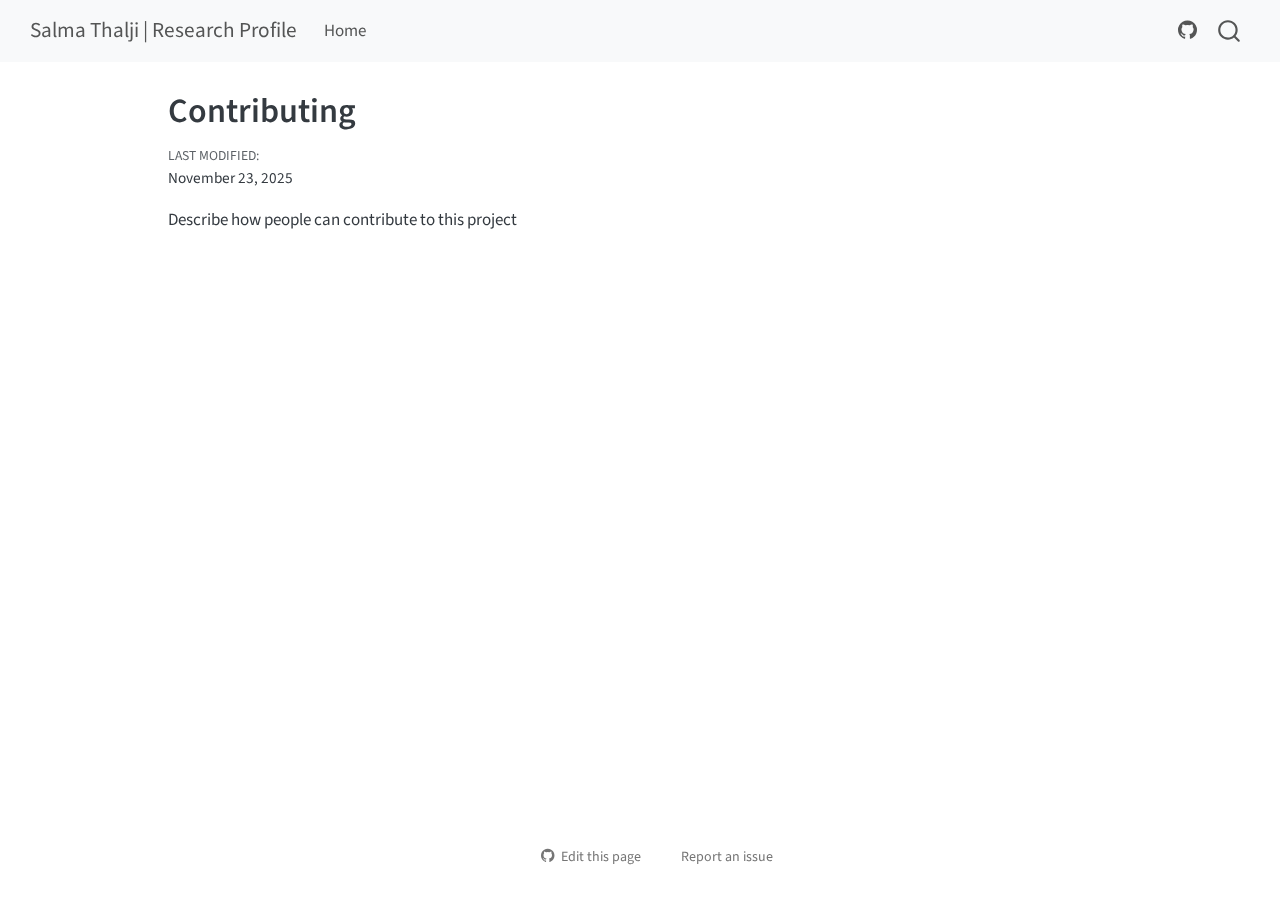
<file: contributing.html>
<!DOCTYPE html>
<html xmlns="http://www.w3.org/1999/xhtml" lang="en" xml:lang="en"><head>

<meta charset="utf-8">
<meta name="generator" content="quarto-1.8.26">

<meta name="viewport" content="width=device-width, initial-scale=1.0, user-scalable=yes">

<meta name="dcterms.date" content="2025-11-23">

<title>Contributing – Salma Thalji | Research Profile</title>
<style>
code{white-space: pre-wrap;}
span.smallcaps{font-variant: small-caps;}
div.columns{display: flex; gap: min(4vw, 1.5em);}
div.column{flex: auto; overflow-x: auto;}
div.hanging-indent{margin-left: 1.5em; text-indent: -1.5em;}
ul.task-list{list-style: none;}
ul.task-list li input[type="checkbox"] {
  width: 0.8em;
  margin: 0 0.8em 0.2em -1em; /* quarto-specific, see https://github.com/quarto-dev/quarto-cli/issues/4556 */ 
  vertical-align: middle;
}
</style>


<script src="site_libs/quarto-nav/quarto-nav.js"></script>
<script src="site_libs/quarto-nav/headroom.min.js"></script>
<script src="site_libs/clipboard/clipboard.min.js"></script>
<script src="site_libs/quarto-search/autocomplete.umd.js"></script>
<script src="site_libs/quarto-search/fuse.min.js"></script>
<script src="site_libs/quarto-search/quarto-search.js"></script>
<meta name="quarto:offset" content="./">
<script src="site_libs/quarto-html/quarto.js" type="module"></script>
<script src="site_libs/quarto-html/tabsets/tabsets.js" type="module"></script>
<script src="site_libs/quarto-html/axe/axe-check.js" type="module"></script>
<script src="site_libs/quarto-html/popper.min.js"></script>
<script src="site_libs/quarto-html/tippy.umd.min.js"></script>
<script src="site_libs/quarto-html/anchor.min.js"></script>
<link href="site_libs/quarto-html/tippy.css" rel="stylesheet">
<link href="site_libs/quarto-html/quarto-syntax-highlighting-587c61ba64f3a5504c4d52d930310e48.css" rel="stylesheet" id="quarto-text-highlighting-styles">
<script src="site_libs/bootstrap/bootstrap.min.js"></script>
<link href="site_libs/bootstrap/bootstrap-icons.css" rel="stylesheet">
<link href="site_libs/bootstrap/bootstrap-0b37c64f34216b628666a8dac638b53b.min.css" rel="stylesheet" append-hash="true" id="quarto-bootstrap" data-mode="light">
<script id="quarto-search-options" type="application/json">{
  "location": "navbar",
  "copy-button": false,
  "collapse-after": 3,
  "panel-placement": "end",
  "type": "overlay",
  "limit": 50,
  "keyboard-shortcut": [
    "f",
    "/",
    "s"
  ],
  "show-item-context": false,
  "language": {
    "search-no-results-text": "No results",
    "search-matching-documents-text": "matching documents",
    "search-copy-link-title": "Copy link to search",
    "search-hide-matches-text": "Hide additional matches",
    "search-more-match-text": "more match in this document",
    "search-more-matches-text": "more matches in this document",
    "search-clear-button-title": "Clear",
    "search-text-placeholder": "",
    "search-detached-cancel-button-title": "Cancel",
    "search-submit-button-title": "Submit",
    "search-label": "Search"
  }
}</script>


<link rel="stylesheet" href="styles.css">
</head>

<body class="nav-fixed quarto-light">

<div id="quarto-search-results"></div>
  <header id="quarto-header" class="headroom fixed-top">
    <nav class="navbar navbar-expand-lg " data-bs-theme="dark">
      <div class="navbar-container container-fluid">
      <div class="navbar-brand-container mx-auto">
    <a class="navbar-brand" href="./index.html">
    <span class="navbar-title">Salma Thalji | Research Profile</span>
    </a>
  </div>
            <div id="quarto-search" class="" title="Search"></div>
          <button class="navbar-toggler" type="button" data-bs-toggle="collapse" data-bs-target="#navbarCollapse" aria-controls="navbarCollapse" role="menu" aria-expanded="false" aria-label="Toggle navigation" onclick="if (window.quartoToggleHeadroom) { window.quartoToggleHeadroom(); }">
  <span class="navbar-toggler-icon"></span>
</button>
          <div class="collapse navbar-collapse" id="navbarCollapse">
            <ul class="navbar-nav navbar-nav-scroll me-auto">
  <li class="nav-item">
    <a class="nav-link" href="./index.html"> 
<span class="menu-text">Home</span></a>
  </li>  
</ul>
            <ul class="navbar-nav navbar-nav-scroll ms-auto">
  <li class="nav-item compact">
    <a class="nav-link" href="https://github.com/salmathalji/ResearchProfile"> <i class="bi bi-github" role="img" aria-label="Quarto GitHub">
</i> 
<span class="menu-text"></span></a>
  </li>  
</ul>
          </div> <!-- /navcollapse -->
            <div class="quarto-navbar-tools">
</div>
      </div> <!-- /container-fluid -->
    </nav>
</header>
<!-- content -->
<div id="quarto-content" class="quarto-container page-columns page-rows-contents page-layout-article page-navbar">
<!-- sidebar -->
<!-- margin-sidebar -->
    <div id="quarto-margin-sidebar" class="sidebar margin-sidebar zindex-bottom">
        
    </div>
<!-- main -->
<main class="content" id="quarto-document-content">

<header id="title-block-header" class="quarto-title-block default">
<div class="quarto-title">
<h1 class="title">Contributing</h1>
</div>



<div class="quarto-title-meta">

    
    <div>
    <div class="quarto-title-meta-heading">Last modified:</div>
    <div class="quarto-title-meta-contents">
      <p class="date">November 23, 2025</p>
    </div>
  </div>
  
    
  </div>
  


</header>


<p>Describe how people can contribute to this project</p>



</main> <!-- /main -->
<script id="quarto-html-after-body" type="application/javascript">
  window.document.addEventListener("DOMContentLoaded", function (event) {
    const icon = "";
    const anchorJS = new window.AnchorJS();
    anchorJS.options = {
      placement: 'right',
      icon: icon
    };
    anchorJS.add('.anchored');
    const isCodeAnnotation = (el) => {
      for (const clz of el.classList) {
        if (clz.startsWith('code-annotation-')) {                     
          return true;
        }
      }
      return false;
    }
    const onCopySuccess = function(e) {
      // button target
      const button = e.trigger;
      // don't keep focus
      button.blur();
      // flash "checked"
      button.classList.add('code-copy-button-checked');
      var currentTitle = button.getAttribute("title");
      button.setAttribute("title", "Copied!");
      let tooltip;
      if (window.bootstrap) {
        button.setAttribute("data-bs-toggle", "tooltip");
        button.setAttribute("data-bs-placement", "left");
        button.setAttribute("data-bs-title", "Copied!");
        tooltip = new bootstrap.Tooltip(button, 
          { trigger: "manual", 
            customClass: "code-copy-button-tooltip",
            offset: [0, -8]});
        tooltip.show();    
      }
      setTimeout(function() {
        if (tooltip) {
          tooltip.hide();
          button.removeAttribute("data-bs-title");
          button.removeAttribute("data-bs-toggle");
          button.removeAttribute("data-bs-placement");
        }
        button.setAttribute("title", currentTitle);
        button.classList.remove('code-copy-button-checked');
      }, 1000);
      // clear code selection
      e.clearSelection();
    }
    const getTextToCopy = function(trigger) {
      const outerScaffold = trigger.parentElement.cloneNode(true);
      const codeEl = outerScaffold.querySelector('code');
      for (const childEl of codeEl.children) {
        if (isCodeAnnotation(childEl)) {
          childEl.remove();
        }
      }
      return codeEl.innerText;
    }
    const clipboard = new window.ClipboardJS('.code-copy-button:not([data-in-quarto-modal])', {
      text: getTextToCopy
    });
    clipboard.on('success', onCopySuccess);
    if (window.document.getElementById('quarto-embedded-source-code-modal')) {
      const clipboardModal = new window.ClipboardJS('.code-copy-button[data-in-quarto-modal]', {
        text: getTextToCopy,
        container: window.document.getElementById('quarto-embedded-source-code-modal')
      });
      clipboardModal.on('success', onCopySuccess);
    }
      var localhostRegex = new RegExp(/^(?:http|https):\/\/localhost\:?[0-9]*\//);
      var mailtoRegex = new RegExp(/^mailto:/);
        var filterRegex = new RegExp("https:\/\/salmathalji\.github\.io\/ResearchProfile\/");
      var isInternal = (href) => {
          return filterRegex.test(href) || localhostRegex.test(href) || mailtoRegex.test(href);
      }
      // Inspect non-navigation links and adorn them if external
     var links = window.document.querySelectorAll('a[href]:not(.nav-link):not(.navbar-brand):not(.toc-action):not(.sidebar-link):not(.sidebar-item-toggle):not(.pagination-link):not(.no-external):not([aria-hidden]):not(.dropdown-item):not(.quarto-navigation-tool):not(.about-link)');
      for (var i=0; i<links.length; i++) {
        const link = links[i];
        if (!isInternal(link.href)) {
          // undo the damage that might have been done by quarto-nav.js in the case of
          // links that we want to consider external
          if (link.dataset.originalHref !== undefined) {
            link.href = link.dataset.originalHref;
          }
        }
      }
    function tippyHover(el, contentFn, onTriggerFn, onUntriggerFn) {
      const config = {
        allowHTML: true,
        maxWidth: 500,
        delay: 100,
        arrow: false,
        appendTo: function(el) {
            return el.parentElement;
        },
        interactive: true,
        interactiveBorder: 10,
        theme: 'quarto',
        placement: 'bottom-start',
      };
      if (contentFn) {
        config.content = contentFn;
      }
      if (onTriggerFn) {
        config.onTrigger = onTriggerFn;
      }
      if (onUntriggerFn) {
        config.onUntrigger = onUntriggerFn;
      }
      window.tippy(el, config); 
    }
    const noterefs = window.document.querySelectorAll('a[role="doc-noteref"]');
    for (var i=0; i<noterefs.length; i++) {
      const ref = noterefs[i];
      tippyHover(ref, function() {
        // use id or data attribute instead here
        let href = ref.getAttribute('data-footnote-href') || ref.getAttribute('href');
        try { href = new URL(href).hash; } catch {}
        const id = href.replace(/^#\/?/, "");
        const note = window.document.getElementById(id);
        if (note) {
          return note.innerHTML;
        } else {
          return "";
        }
      });
    }
    const xrefs = window.document.querySelectorAll('a.quarto-xref');
    const processXRef = (id, note) => {
      // Strip column container classes
      const stripColumnClz = (el) => {
        el.classList.remove("page-full", "page-columns");
        if (el.children) {
          for (const child of el.children) {
            stripColumnClz(child);
          }
        }
      }
      stripColumnClz(note)
      if (id === null || id.startsWith('sec-')) {
        // Special case sections, only their first couple elements
        const container = document.createElement("div");
        if (note.children && note.children.length > 2) {
          container.appendChild(note.children[0].cloneNode(true));
          for (let i = 1; i < note.children.length; i++) {
            const child = note.children[i];
            if (child.tagName === "P" && child.innerText === "") {
              continue;
            } else {
              container.appendChild(child.cloneNode(true));
              break;
            }
          }
          if (window.Quarto?.typesetMath) {
            window.Quarto.typesetMath(container);
          }
          return container.innerHTML
        } else {
          if (window.Quarto?.typesetMath) {
            window.Quarto.typesetMath(note);
          }
          return note.innerHTML;
        }
      } else {
        // Remove any anchor links if they are present
        const anchorLink = note.querySelector('a.anchorjs-link');
        if (anchorLink) {
          anchorLink.remove();
        }
        if (window.Quarto?.typesetMath) {
          window.Quarto.typesetMath(note);
        }
        if (note.classList.contains("callout")) {
          return note.outerHTML;
        } else {
          return note.innerHTML;
        }
      }
    }
    for (var i=0; i<xrefs.length; i++) {
      const xref = xrefs[i];
      tippyHover(xref, undefined, function(instance) {
        instance.disable();
        let url = xref.getAttribute('href');
        let hash = undefined; 
        if (url.startsWith('#')) {
          hash = url;
        } else {
          try { hash = new URL(url).hash; } catch {}
        }
        if (hash) {
          const id = hash.replace(/^#\/?/, "");
          const note = window.document.getElementById(id);
          if (note !== null) {
            try {
              const html = processXRef(id, note.cloneNode(true));
              instance.setContent(html);
            } finally {
              instance.enable();
              instance.show();
            }
          } else {
            // See if we can fetch this
            fetch(url.split('#')[0])
            .then(res => res.text())
            .then(html => {
              const parser = new DOMParser();
              const htmlDoc = parser.parseFromString(html, "text/html");
              const note = htmlDoc.getElementById(id);
              if (note !== null) {
                const html = processXRef(id, note);
                instance.setContent(html);
              } 
            }).finally(() => {
              instance.enable();
              instance.show();
            });
          }
        } else {
          // See if we can fetch a full url (with no hash to target)
          // This is a special case and we should probably do some content thinning / targeting
          fetch(url)
          .then(res => res.text())
          .then(html => {
            const parser = new DOMParser();
            const htmlDoc = parser.parseFromString(html, "text/html");
            const note = htmlDoc.querySelector('main.content');
            if (note !== null) {
              // This should only happen for chapter cross references
              // (since there is no id in the URL)
              // remove the first header
              if (note.children.length > 0 && note.children[0].tagName === "HEADER") {
                note.children[0].remove();
              }
              const html = processXRef(null, note);
              instance.setContent(html);
            } 
          }).finally(() => {
            instance.enable();
            instance.show();
          });
        }
      }, function(instance) {
      });
    }
        let selectedAnnoteEl;
        const selectorForAnnotation = ( cell, annotation) => {
          let cellAttr = 'data-code-cell="' + cell + '"';
          let lineAttr = 'data-code-annotation="' +  annotation + '"';
          const selector = 'span[' + cellAttr + '][' + lineAttr + ']';
          return selector;
        }
        const selectCodeLines = (annoteEl) => {
          const doc = window.document;
          const targetCell = annoteEl.getAttribute("data-target-cell");
          const targetAnnotation = annoteEl.getAttribute("data-target-annotation");
          const annoteSpan = window.document.querySelector(selectorForAnnotation(targetCell, targetAnnotation));
          const lines = annoteSpan.getAttribute("data-code-lines").split(",");
          const lineIds = lines.map((line) => {
            return targetCell + "-" + line;
          })
          let top = null;
          let height = null;
          let parent = null;
          if (lineIds.length > 0) {
              //compute the position of the single el (top and bottom and make a div)
              const el = window.document.getElementById(lineIds[0]);
              top = el.offsetTop;
              height = el.offsetHeight;
              parent = el.parentElement.parentElement;
            if (lineIds.length > 1) {
              const lastEl = window.document.getElementById(lineIds[lineIds.length - 1]);
              const bottom = lastEl.offsetTop + lastEl.offsetHeight;
              height = bottom - top;
            }
            if (top !== null && height !== null && parent !== null) {
              // cook up a div (if necessary) and position it 
              let div = window.document.getElementById("code-annotation-line-highlight");
              if (div === null) {
                div = window.document.createElement("div");
                div.setAttribute("id", "code-annotation-line-highlight");
                div.style.position = 'absolute';
                parent.appendChild(div);
              }
              div.style.top = top - 2 + "px";
              div.style.height = height + 4 + "px";
              div.style.left = 0;
              let gutterDiv = window.document.getElementById("code-annotation-line-highlight-gutter");
              if (gutterDiv === null) {
                gutterDiv = window.document.createElement("div");
                gutterDiv.setAttribute("id", "code-annotation-line-highlight-gutter");
                gutterDiv.style.position = 'absolute';
                const codeCell = window.document.getElementById(targetCell);
                const gutter = codeCell.querySelector('.code-annotation-gutter');
                gutter.appendChild(gutterDiv);
              }
              gutterDiv.style.top = top - 2 + "px";
              gutterDiv.style.height = height + 4 + "px";
            }
            selectedAnnoteEl = annoteEl;
          }
        };
        const unselectCodeLines = () => {
          const elementsIds = ["code-annotation-line-highlight", "code-annotation-line-highlight-gutter"];
          elementsIds.forEach((elId) => {
            const div = window.document.getElementById(elId);
            if (div) {
              div.remove();
            }
          });
          selectedAnnoteEl = undefined;
        };
          // Handle positioning of the toggle
      window.addEventListener(
        "resize",
        throttle(() => {
          elRect = undefined;
          if (selectedAnnoteEl) {
            selectCodeLines(selectedAnnoteEl);
          }
        }, 10)
      );
      function throttle(fn, ms) {
      let throttle = false;
      let timer;
        return (...args) => {
          if(!throttle) { // first call gets through
              fn.apply(this, args);
              throttle = true;
          } else { // all the others get throttled
              if(timer) clearTimeout(timer); // cancel #2
              timer = setTimeout(() => {
                fn.apply(this, args);
                timer = throttle = false;
              }, ms);
          }
        };
      }
        // Attach click handler to the DT
        const annoteDls = window.document.querySelectorAll('dt[data-target-cell]');
        for (const annoteDlNode of annoteDls) {
          annoteDlNode.addEventListener('click', (event) => {
            const clickedEl = event.target;
            if (clickedEl !== selectedAnnoteEl) {
              unselectCodeLines();
              const activeEl = window.document.querySelector('dt[data-target-cell].code-annotation-active');
              if (activeEl) {
                activeEl.classList.remove('code-annotation-active');
              }
              selectCodeLines(clickedEl);
              clickedEl.classList.add('code-annotation-active');
            } else {
              // Unselect the line
              unselectCodeLines();
              clickedEl.classList.remove('code-annotation-active');
            }
          });
        }
    const findCites = (el) => {
      const parentEl = el.parentElement;
      if (parentEl) {
        const cites = parentEl.dataset.cites;
        if (cites) {
          return {
            el,
            cites: cites.split(' ')
          };
        } else {
          return findCites(el.parentElement)
        }
      } else {
        return undefined;
      }
    };
    var bibliorefs = window.document.querySelectorAll('a[role="doc-biblioref"]');
    for (var i=0; i<bibliorefs.length; i++) {
      const ref = bibliorefs[i];
      const citeInfo = findCites(ref);
      if (citeInfo) {
        tippyHover(citeInfo.el, function() {
          var popup = window.document.createElement('div');
          citeInfo.cites.forEach(function(cite) {
            var citeDiv = window.document.createElement('div');
            citeDiv.classList.add('hanging-indent');
            citeDiv.classList.add('csl-entry');
            var biblioDiv = window.document.getElementById('ref-' + cite);
            if (biblioDiv) {
              citeDiv.innerHTML = biblioDiv.innerHTML;
            }
            popup.appendChild(citeDiv);
          });
          return popup.innerHTML;
        });
      }
    }
  });
  </script>
</div> <!-- /content -->




<footer class="footer"><div class="nav-footer"><div class="nav-footer-center"><div class="toc-actions"><ul><li><a href="https://github.com/salmathalji/ResearchProfile/edit/main/contributing.qmd" class="toc-action"><i class="bi bi-github"></i>Edit this page</a></li><li><a href="https://github.com/salmathalji/ResearchProfile/issues/new" class="toc-action"><i class="bi empty"></i>Report an issue</a></li></ul></div></div></div></footer></body></html>
</file>
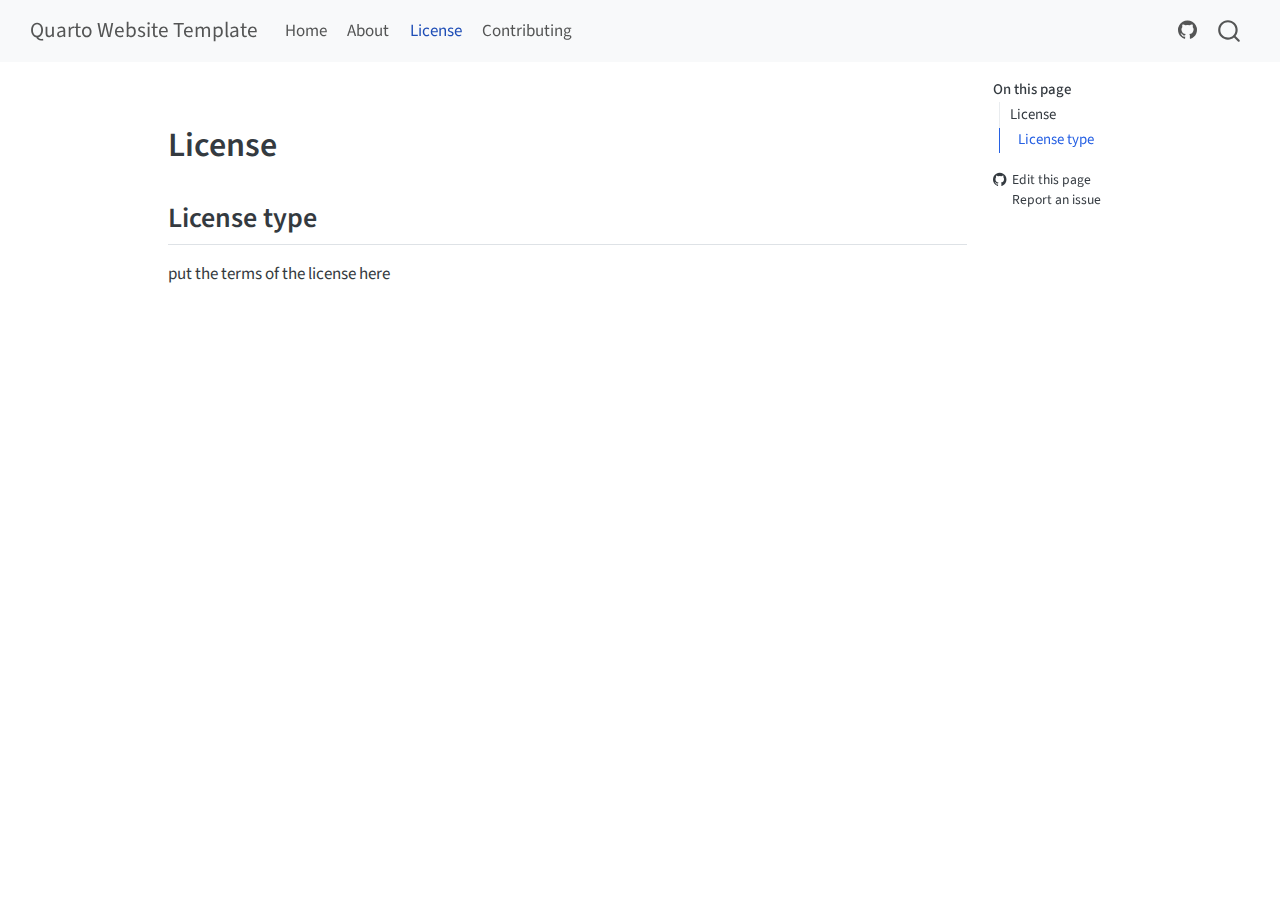
<file: license.html>
<!DOCTYPE html>
<html xmlns="http://www.w3.org/1999/xhtml" lang="en" xml:lang="en"><head>

<meta charset="utf-8">
<meta name="generator" content="quarto-1.7.29">

<meta name="viewport" content="width=device-width, initial-scale=1.0, user-scalable=yes">


<title>license – Quarto Website Template</title>
<style>
code{white-space: pre-wrap;}
span.smallcaps{font-variant: small-caps;}
div.columns{display: flex; gap: min(4vw, 1.5em);}
div.column{flex: auto; overflow-x: auto;}
div.hanging-indent{margin-left: 1.5em; text-indent: -1.5em;}
ul.task-list{list-style: none;}
ul.task-list li input[type="checkbox"] {
  width: 0.8em;
  margin: 0 0.8em 0.2em -1em; /* quarto-specific, see https://github.com/quarto-dev/quarto-cli/issues/4556 */ 
  vertical-align: middle;
}
</style>


<script src="site_libs/quarto-nav/quarto-nav.js"></script>
<script src="site_libs/quarto-nav/headroom.min.js"></script>
<script src="site_libs/clipboard/clipboard.min.js"></script>
<script src="site_libs/quarto-search/autocomplete.umd.js"></script>
<script src="site_libs/quarto-search/fuse.min.js"></script>
<script src="site_libs/quarto-search/quarto-search.js"></script>
<meta name="quarto:offset" content="./">
<script src="site_libs/quarto-html/quarto.js" type="module"></script>
<script src="site_libs/quarto-html/tabsets/tabsets.js" type="module"></script>
<script src="site_libs/quarto-html/popper.min.js"></script>
<script src="site_libs/quarto-html/tippy.umd.min.js"></script>
<script src="site_libs/quarto-html/anchor.min.js"></script>
<link href="site_libs/quarto-html/tippy.css" rel="stylesheet">
<link href="site_libs/quarto-html/quarto-syntax-highlighting-0815c480559380816a4d1ea211a47e91.css" rel="stylesheet" id="quarto-text-highlighting-styles">
<script src="site_libs/bootstrap/bootstrap.min.js"></script>
<link href="site_libs/bootstrap/bootstrap-icons.css" rel="stylesheet">
<link href="site_libs/bootstrap/bootstrap-630147fbe0b9ab2b2a517857e522e257.min.css" rel="stylesheet" append-hash="true" id="quarto-bootstrap" data-mode="light">
<script id="quarto-search-options" type="application/json">{
  "location": "navbar",
  "copy-button": false,
  "collapse-after": 3,
  "panel-placement": "end",
  "type": "overlay",
  "limit": 50,
  "keyboard-shortcut": [
    "f",
    "/",
    "s"
  ],
  "show-item-context": false,
  "language": {
    "search-no-results-text": "No results",
    "search-matching-documents-text": "matching documents",
    "search-copy-link-title": "Copy link to search",
    "search-hide-matches-text": "Hide additional matches",
    "search-more-match-text": "more match in this document",
    "search-more-matches-text": "more matches in this document",
    "search-clear-button-title": "Clear",
    "search-text-placeholder": "",
    "search-detached-cancel-button-title": "Cancel",
    "search-submit-button-title": "Submit",
    "search-label": "Search"
  }
}</script>


<link rel="stylesheet" href="styles.css">
</head>

<body class="nav-fixed quarto-light">

<div id="quarto-search-results"></div>
  <header id="quarto-header" class="headroom fixed-top">
    <nav class="navbar navbar-expand-lg " data-bs-theme="dark">
      <div class="navbar-container container-fluid">
      <div class="navbar-brand-container mx-auto">
    <a class="navbar-brand" href="./index.html">
    <span class="navbar-title">Quarto Website Template</span>
    </a>
  </div>
            <div id="quarto-search" class="" title="Search"></div>
          <button class="navbar-toggler" type="button" data-bs-toggle="collapse" data-bs-target="#navbarCollapse" aria-controls="navbarCollapse" role="menu" aria-expanded="false" aria-label="Toggle navigation" onclick="if (window.quartoToggleHeadroom) { window.quartoToggleHeadroom(); }">
  <span class="navbar-toggler-icon"></span>
</button>
          <div class="collapse navbar-collapse" id="navbarCollapse">
            <ul class="navbar-nav navbar-nav-scroll me-auto">
  <li class="nav-item">
    <a class="nav-link" href="./index.html"> 
<span class="menu-text">Home</span></a>
  </li>  
  <li class="nav-item">
    <a class="nav-link" href="./about.html"> 
<span class="menu-text">About</span></a>
  </li>  
  <li class="nav-item">
    <a class="nav-link active" href="./license.html" aria-current="page"> 
<span class="menu-text">License</span></a>
  </li>  
  <li class="nav-item">
    <a class="nav-link" href="./contributing.html"> 
<span class="menu-text">Contributing</span></a>
  </li>  
</ul>
            <ul class="navbar-nav navbar-nav-scroll ms-auto">
  <li class="nav-item compact">
    <a class="nav-link" href="https://github.com/tscnlab/QuartoWebsite"> <i class="bi bi-github" role="img" aria-label="Quarto GitHub">
</i> 
<span class="menu-text"></span></a>
  </li>  
</ul>
          </div> <!-- /navcollapse -->
            <div class="quarto-navbar-tools">
</div>
      </div> <!-- /container-fluid -->
    </nav>
</header>
<!-- content -->
<div id="quarto-content" class="quarto-container page-columns page-rows-contents page-layout-article page-navbar">
<!-- sidebar -->
<!-- margin-sidebar -->
    <div id="quarto-margin-sidebar" class="sidebar margin-sidebar">
        <nav id="TOC" role="doc-toc" class="toc-active">
    <h2 id="toc-title">On this page</h2>
   
  <ul>
  <li><a href="#license" id="toc-license" class="nav-link active" data-scroll-target="#license">License</a>
  <ul class="collapse">
  <li><a href="#license-type" id="toc-license-type" class="nav-link" data-scroll-target="#license-type">License type</a></li>
  </ul></li>
  </ul>
<div class="toc-actions"><ul><li><a href="https://github.com/tscnlab/QuartoWebsite/edit/main/license.md" class="toc-action"><i class="bi bi-github"></i>Edit this page</a></li><li><a href="https://github.com/tscnlab/QuartoWebsite/issues/new" class="toc-action"><i class="bi empty"></i>Report an issue</a></li></ul></div></nav>
    </div>
<!-- main -->
<main class="content" id="quarto-document-content"><header id="title-block-header" class="quarto-title-block"></header>




<section id="license" class="level1">
<h1>License</h1>
<section id="license-type" class="level2">
<h2 class="anchored" data-anchor-id="license-type">License type</h2>
<p>put the terms of the license here</p>


</section>
</section>

</main> <!-- /main -->
<script id="quarto-html-after-body" type="application/javascript">
  window.document.addEventListener("DOMContentLoaded", function (event) {
    const icon = "";
    const anchorJS = new window.AnchorJS();
    anchorJS.options = {
      placement: 'right',
      icon: icon
    };
    anchorJS.add('.anchored');
    const isCodeAnnotation = (el) => {
      for (const clz of el.classList) {
        if (clz.startsWith('code-annotation-')) {                     
          return true;
        }
      }
      return false;
    }
    const onCopySuccess = function(e) {
      // button target
      const button = e.trigger;
      // don't keep focus
      button.blur();
      // flash "checked"
      button.classList.add('code-copy-button-checked');
      var currentTitle = button.getAttribute("title");
      button.setAttribute("title", "Copied!");
      let tooltip;
      if (window.bootstrap) {
        button.setAttribute("data-bs-toggle", "tooltip");
        button.setAttribute("data-bs-placement", "left");
        button.setAttribute("data-bs-title", "Copied!");
        tooltip = new bootstrap.Tooltip(button, 
          { trigger: "manual", 
            customClass: "code-copy-button-tooltip",
            offset: [0, -8]});
        tooltip.show();    
      }
      setTimeout(function() {
        if (tooltip) {
          tooltip.hide();
          button.removeAttribute("data-bs-title");
          button.removeAttribute("data-bs-toggle");
          button.removeAttribute("data-bs-placement");
        }
        button.setAttribute("title", currentTitle);
        button.classList.remove('code-copy-button-checked');
      }, 1000);
      // clear code selection
      e.clearSelection();
    }
    const getTextToCopy = function(trigger) {
        const codeEl = trigger.previousElementSibling.cloneNode(true);
        for (const childEl of codeEl.children) {
          if (isCodeAnnotation(childEl)) {
            childEl.remove();
          }
        }
        return codeEl.innerText;
    }
    const clipboard = new window.ClipboardJS('.code-copy-button:not([data-in-quarto-modal])', {
      text: getTextToCopy
    });
    clipboard.on('success', onCopySuccess);
    if (window.document.getElementById('quarto-embedded-source-code-modal')) {
      const clipboardModal = new window.ClipboardJS('.code-copy-button[data-in-quarto-modal]', {
        text: getTextToCopy,
        container: window.document.getElementById('quarto-embedded-source-code-modal')
      });
      clipboardModal.on('success', onCopySuccess);
    }
      var localhostRegex = new RegExp(/^(?:http|https):\/\/localhost\:?[0-9]*\//);
      var mailtoRegex = new RegExp(/^mailto:/);
        var filterRegex = new RegExp("https:\/\/tscnlab\.github\.io\/QuartoWebsite\/");
      var isInternal = (href) => {
          return filterRegex.test(href) || localhostRegex.test(href) || mailtoRegex.test(href);
      }
      // Inspect non-navigation links and adorn them if external
     var links = window.document.querySelectorAll('a[href]:not(.nav-link):not(.navbar-brand):not(.toc-action):not(.sidebar-link):not(.sidebar-item-toggle):not(.pagination-link):not(.no-external):not([aria-hidden]):not(.dropdown-item):not(.quarto-navigation-tool):not(.about-link)');
      for (var i=0; i<links.length; i++) {
        const link = links[i];
        if (!isInternal(link.href)) {
          // undo the damage that might have been done by quarto-nav.js in the case of
          // links that we want to consider external
          if (link.dataset.originalHref !== undefined) {
            link.href = link.dataset.originalHref;
          }
        }
      }
    function tippyHover(el, contentFn, onTriggerFn, onUntriggerFn) {
      const config = {
        allowHTML: true,
        maxWidth: 500,
        delay: 100,
        arrow: false,
        appendTo: function(el) {
            return el.parentElement;
        },
        interactive: true,
        interactiveBorder: 10,
        theme: 'quarto',
        placement: 'bottom-start',
      };
      if (contentFn) {
        config.content = contentFn;
      }
      if (onTriggerFn) {
        config.onTrigger = onTriggerFn;
      }
      if (onUntriggerFn) {
        config.onUntrigger = onUntriggerFn;
      }
      window.tippy(el, config); 
    }
    const noterefs = window.document.querySelectorAll('a[role="doc-noteref"]');
    for (var i=0; i<noterefs.length; i++) {
      const ref = noterefs[i];
      tippyHover(ref, function() {
        // use id or data attribute instead here
        let href = ref.getAttribute('data-footnote-href') || ref.getAttribute('href');
        try { href = new URL(href).hash; } catch {}
        const id = href.replace(/^#\/?/, "");
        const note = window.document.getElementById(id);
        if (note) {
          return note.innerHTML;
        } else {
          return "";
        }
      });
    }
    const xrefs = window.document.querySelectorAll('a.quarto-xref');
    const processXRef = (id, note) => {
      // Strip column container classes
      const stripColumnClz = (el) => {
        el.classList.remove("page-full", "page-columns");
        if (el.children) {
          for (const child of el.children) {
            stripColumnClz(child);
          }
        }
      }
      stripColumnClz(note)
      if (id === null || id.startsWith('sec-')) {
        // Special case sections, only their first couple elements
        const container = document.createElement("div");
        if (note.children && note.children.length > 2) {
          container.appendChild(note.children[0].cloneNode(true));
          for (let i = 1; i < note.children.length; i++) {
            const child = note.children[i];
            if (child.tagName === "P" && child.innerText === "") {
              continue;
            } else {
              container.appendChild(child.cloneNode(true));
              break;
            }
          }
          if (window.Quarto?.typesetMath) {
            window.Quarto.typesetMath(container);
          }
          return container.innerHTML
        } else {
          if (window.Quarto?.typesetMath) {
            window.Quarto.typesetMath(note);
          }
          return note.innerHTML;
        }
      } else {
        // Remove any anchor links if they are present
        const anchorLink = note.querySelector('a.anchorjs-link');
        if (anchorLink) {
          anchorLink.remove();
        }
        if (window.Quarto?.typesetMath) {
          window.Quarto.typesetMath(note);
        }
        if (note.classList.contains("callout")) {
          return note.outerHTML;
        } else {
          return note.innerHTML;
        }
      }
    }
    for (var i=0; i<xrefs.length; i++) {
      const xref = xrefs[i];
      tippyHover(xref, undefined, function(instance) {
        instance.disable();
        let url = xref.getAttribute('href');
        let hash = undefined; 
        if (url.startsWith('#')) {
          hash = url;
        } else {
          try { hash = new URL(url).hash; } catch {}
        }
        if (hash) {
          const id = hash.replace(/^#\/?/, "");
          const note = window.document.getElementById(id);
          if (note !== null) {
            try {
              const html = processXRef(id, note.cloneNode(true));
              instance.setContent(html);
            } finally {
              instance.enable();
              instance.show();
            }
          } else {
            // See if we can fetch this
            fetch(url.split('#')[0])
            .then(res => res.text())
            .then(html => {
              const parser = new DOMParser();
              const htmlDoc = parser.parseFromString(html, "text/html");
              const note = htmlDoc.getElementById(id);
              if (note !== null) {
                const html = processXRef(id, note);
                instance.setContent(html);
              } 
            }).finally(() => {
              instance.enable();
              instance.show();
            });
          }
        } else {
          // See if we can fetch a full url (with no hash to target)
          // This is a special case and we should probably do some content thinning / targeting
          fetch(url)
          .then(res => res.text())
          .then(html => {
            const parser = new DOMParser();
            const htmlDoc = parser.parseFromString(html, "text/html");
            const note = htmlDoc.querySelector('main.content');
            if (note !== null) {
              // This should only happen for chapter cross references
              // (since there is no id in the URL)
              // remove the first header
              if (note.children.length > 0 && note.children[0].tagName === "HEADER") {
                note.children[0].remove();
              }
              const html = processXRef(null, note);
              instance.setContent(html);
            } 
          }).finally(() => {
            instance.enable();
            instance.show();
          });
        }
      }, function(instance) {
      });
    }
        let selectedAnnoteEl;
        const selectorForAnnotation = ( cell, annotation) => {
          let cellAttr = 'data-code-cell="' + cell + '"';
          let lineAttr = 'data-code-annotation="' +  annotation + '"';
          const selector = 'span[' + cellAttr + '][' + lineAttr + ']';
          return selector;
        }
        const selectCodeLines = (annoteEl) => {
          const doc = window.document;
          const targetCell = annoteEl.getAttribute("data-target-cell");
          const targetAnnotation = annoteEl.getAttribute("data-target-annotation");
          const annoteSpan = window.document.querySelector(selectorForAnnotation(targetCell, targetAnnotation));
          const lines = annoteSpan.getAttribute("data-code-lines").split(",");
          const lineIds = lines.map((line) => {
            return targetCell + "-" + line;
          })
          let top = null;
          let height = null;
          let parent = null;
          if (lineIds.length > 0) {
              //compute the position of the single el (top and bottom and make a div)
              const el = window.document.getElementById(lineIds[0]);
              top = el.offsetTop;
              height = el.offsetHeight;
              parent = el.parentElement.parentElement;
            if (lineIds.length > 1) {
              const lastEl = window.document.getElementById(lineIds[lineIds.length - 1]);
              const bottom = lastEl.offsetTop + lastEl.offsetHeight;
              height = bottom - top;
            }
            if (top !== null && height !== null && parent !== null) {
              // cook up a div (if necessary) and position it 
              let div = window.document.getElementById("code-annotation-line-highlight");
              if (div === null) {
                div = window.document.createElement("div");
                div.setAttribute("id", "code-annotation-line-highlight");
                div.style.position = 'absolute';
                parent.appendChild(div);
              }
              div.style.top = top - 2 + "px";
              div.style.height = height + 4 + "px";
              div.style.left = 0;
              let gutterDiv = window.document.getElementById("code-annotation-line-highlight-gutter");
              if (gutterDiv === null) {
                gutterDiv = window.document.createElement("div");
                gutterDiv.setAttribute("id", "code-annotation-line-highlight-gutter");
                gutterDiv.style.position = 'absolute';
                const codeCell = window.document.getElementById(targetCell);
                const gutter = codeCell.querySelector('.code-annotation-gutter');
                gutter.appendChild(gutterDiv);
              }
              gutterDiv.style.top = top - 2 + "px";
              gutterDiv.style.height = height + 4 + "px";
            }
            selectedAnnoteEl = annoteEl;
          }
        };
        const unselectCodeLines = () => {
          const elementsIds = ["code-annotation-line-highlight", "code-annotation-line-highlight-gutter"];
          elementsIds.forEach((elId) => {
            const div = window.document.getElementById(elId);
            if (div) {
              div.remove();
            }
          });
          selectedAnnoteEl = undefined;
        };
          // Handle positioning of the toggle
      window.addEventListener(
        "resize",
        throttle(() => {
          elRect = undefined;
          if (selectedAnnoteEl) {
            selectCodeLines(selectedAnnoteEl);
          }
        }, 10)
      );
      function throttle(fn, ms) {
      let throttle = false;
      let timer;
        return (...args) => {
          if(!throttle) { // first call gets through
              fn.apply(this, args);
              throttle = true;
          } else { // all the others get throttled
              if(timer) clearTimeout(timer); // cancel #2
              timer = setTimeout(() => {
                fn.apply(this, args);
                timer = throttle = false;
              }, ms);
          }
        };
      }
        // Attach click handler to the DT
        const annoteDls = window.document.querySelectorAll('dt[data-target-cell]');
        for (const annoteDlNode of annoteDls) {
          annoteDlNode.addEventListener('click', (event) => {
            const clickedEl = event.target;
            if (clickedEl !== selectedAnnoteEl) {
              unselectCodeLines();
              const activeEl = window.document.querySelector('dt[data-target-cell].code-annotation-active');
              if (activeEl) {
                activeEl.classList.remove('code-annotation-active');
              }
              selectCodeLines(clickedEl);
              clickedEl.classList.add('code-annotation-active');
            } else {
              // Unselect the line
              unselectCodeLines();
              clickedEl.classList.remove('code-annotation-active');
            }
          });
        }
    const findCites = (el) => {
      const parentEl = el.parentElement;
      if (parentEl) {
        const cites = parentEl.dataset.cites;
        if (cites) {
          return {
            el,
            cites: cites.split(' ')
          };
        } else {
          return findCites(el.parentElement)
        }
      } else {
        return undefined;
      }
    };
    var bibliorefs = window.document.querySelectorAll('a[role="doc-biblioref"]');
    for (var i=0; i<bibliorefs.length; i++) {
      const ref = bibliorefs[i];
      const citeInfo = findCites(ref);
      if (citeInfo) {
        tippyHover(citeInfo.el, function() {
          var popup = window.document.createElement('div');
          citeInfo.cites.forEach(function(cite) {
            var citeDiv = window.document.createElement('div');
            citeDiv.classList.add('hanging-indent');
            citeDiv.classList.add('csl-entry');
            var biblioDiv = window.document.getElementById('ref-' + cite);
            if (biblioDiv) {
              citeDiv.innerHTML = biblioDiv.innerHTML;
            }
            popup.appendChild(citeDiv);
          });
          return popup.innerHTML;
        });
      }
    }
  });
  </script>
</div> <!-- /content -->




<footer class="footer"><div class="nav-footer"><div class="nav-footer-center"><div class="toc-actions d-sm-block d-md-none"><ul><li><a href="https://github.com/tscnlab/QuartoWebsite/edit/main/license.md" class="toc-action"><i class="bi bi-github"></i>Edit this page</a></li><li><a href="https://github.com/tscnlab/QuartoWebsite/issues/new" class="toc-action"><i class="bi empty"></i>Report an issue</a></li></ul></div></div></div></footer></body></html>
</file>
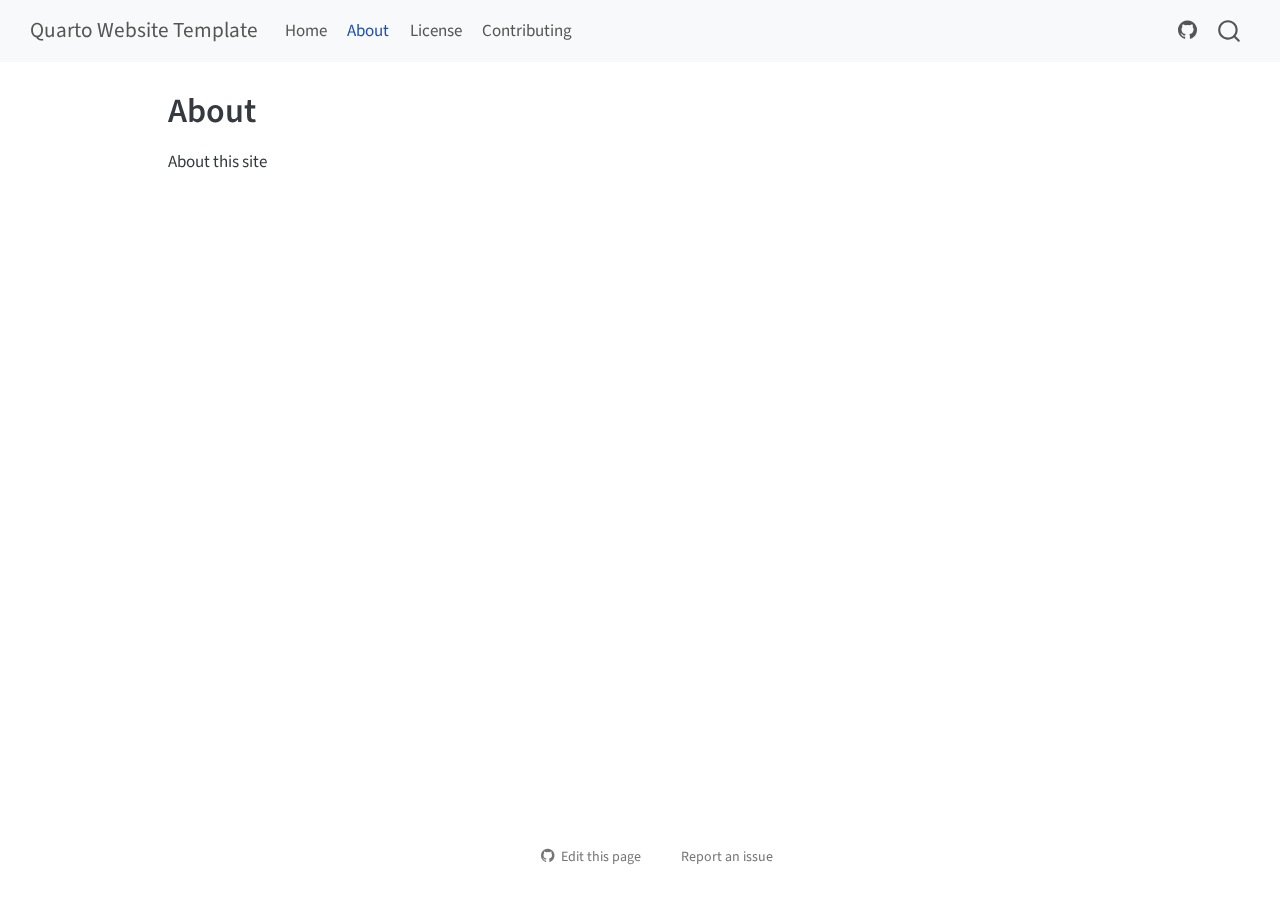
<file: _site/about.html>
<!DOCTYPE html>
<html xmlns="http://www.w3.org/1999/xhtml" lang="en" xml:lang="en"><head>

<meta charset="utf-8">
<meta name="generator" content="quarto-1.6.42">

<meta name="viewport" content="width=device-width, initial-scale=1.0, user-scalable=yes">


<title>About – Quarto Website Template</title>
<style>
code{white-space: pre-wrap;}
span.smallcaps{font-variant: small-caps;}
div.columns{display: flex; gap: min(4vw, 1.5em);}
div.column{flex: auto; overflow-x: auto;}
div.hanging-indent{margin-left: 1.5em; text-indent: -1.5em;}
ul.task-list{list-style: none;}
ul.task-list li input[type="checkbox"] {
  width: 0.8em;
  margin: 0 0.8em 0.2em -1em; /* quarto-specific, see https://github.com/quarto-dev/quarto-cli/issues/4556 */ 
  vertical-align: middle;
}
</style>


<script src="site_libs/quarto-nav/quarto-nav.js"></script>
<script src="site_libs/quarto-nav/headroom.min.js"></script>
<script src="site_libs/clipboard/clipboard.min.js"></script>
<script src="site_libs/quarto-search/autocomplete.umd.js"></script>
<script src="site_libs/quarto-search/fuse.min.js"></script>
<script src="site_libs/quarto-search/quarto-search.js"></script>
<meta name="quarto:offset" content="./">
<script src="site_libs/quarto-html/quarto.js"></script>
<script src="site_libs/quarto-html/popper.min.js"></script>
<script src="site_libs/quarto-html/tippy.umd.min.js"></script>
<script src="site_libs/quarto-html/anchor.min.js"></script>
<link href="site_libs/quarto-html/tippy.css" rel="stylesheet">
<link href="site_libs/quarto-html/quarto-syntax-highlighting-2f5df379a58b258e96c21c0638c20c03.css" rel="stylesheet" id="quarto-text-highlighting-styles">
<script src="site_libs/bootstrap/bootstrap.min.js"></script>
<link href="site_libs/bootstrap/bootstrap-icons.css" rel="stylesheet">
<link href="site_libs/bootstrap/bootstrap-6bd9cfa162949bde0a231f530c97869d.min.css" rel="stylesheet" append-hash="true" id="quarto-bootstrap" data-mode="light">
<script id="quarto-search-options" type="application/json">{
  "location": "navbar",
  "copy-button": false,
  "collapse-after": 3,
  "panel-placement": "end",
  "type": "overlay",
  "limit": 50,
  "keyboard-shortcut": [
    "f",
    "/",
    "s"
  ],
  "show-item-context": false,
  "language": {
    "search-no-results-text": "No results",
    "search-matching-documents-text": "matching documents",
    "search-copy-link-title": "Copy link to search",
    "search-hide-matches-text": "Hide additional matches",
    "search-more-match-text": "more match in this document",
    "search-more-matches-text": "more matches in this document",
    "search-clear-button-title": "Clear",
    "search-text-placeholder": "",
    "search-detached-cancel-button-title": "Cancel",
    "search-submit-button-title": "Submit",
    "search-label": "Search"
  }
}</script>


<link rel="stylesheet" href="styles.css">
</head>

<body class="nav-fixed">

<div id="quarto-search-results"></div>
  <header id="quarto-header" class="headroom fixed-top">
    <nav class="navbar navbar-expand-lg " data-bs-theme="dark">
      <div class="navbar-container container-fluid">
      <div class="navbar-brand-container mx-auto">
    <a class="navbar-brand" href="./index.html">
    <span class="navbar-title">Quarto Website Template</span>
    </a>
  </div>
            <div id="quarto-search" class="" title="Search"></div>
          <button class="navbar-toggler" type="button" data-bs-toggle="collapse" data-bs-target="#navbarCollapse" aria-controls="navbarCollapse" role="menu" aria-expanded="false" aria-label="Toggle navigation" onclick="if (window.quartoToggleHeadroom) { window.quartoToggleHeadroom(); }">
  <span class="navbar-toggler-icon"></span>
</button>
          <div class="collapse navbar-collapse" id="navbarCollapse">
            <ul class="navbar-nav navbar-nav-scroll me-auto">
  <li class="nav-item">
    <a class="nav-link" href="./index.html"> 
<span class="menu-text">Home</span></a>
  </li>  
  <li class="nav-item">
    <a class="nav-link active" href="./about.html" aria-current="page"> 
<span class="menu-text">About</span></a>
  </li>  
  <li class="nav-item">
    <a class="nav-link" href="./license.html"> 
<span class="menu-text">License</span></a>
  </li>  
  <li class="nav-item">
    <a class="nav-link" href="./contributing.html"> 
<span class="menu-text">Contributing</span></a>
  </li>  
</ul>
            <ul class="navbar-nav navbar-nav-scroll ms-auto">
  <li class="nav-item compact">
    <a class="nav-link" href="https://github.com/tscnlab/QuartoWebsite"> <i class="bi bi-github" role="img" aria-label="Quarto GitHub">
</i> 
<span class="menu-text"></span></a>
  </li>  
</ul>
          </div> <!-- /navcollapse -->
            <div class="quarto-navbar-tools">
</div>
      </div> <!-- /container-fluid -->
    </nav>
</header>
<!-- content -->
<div id="quarto-content" class="quarto-container page-columns page-rows-contents page-layout-article page-navbar">
<!-- sidebar -->
<!-- margin-sidebar -->
    <div id="quarto-margin-sidebar" class="sidebar margin-sidebar zindex-bottom">
        
    </div>
<!-- main -->
<main class="content" id="quarto-document-content">

<header id="title-block-header" class="quarto-title-block default">
<div class="quarto-title">
<h1 class="title">About</h1>
</div>



<div class="quarto-title-meta">

    
  
    
  </div>
  


</header>


<p>About this site</p>



</main> <!-- /main -->
<script id="quarto-html-after-body" type="application/javascript">
window.document.addEventListener("DOMContentLoaded", function (event) {
  const toggleBodyColorMode = (bsSheetEl) => {
    const mode = bsSheetEl.getAttribute("data-mode");
    const bodyEl = window.document.querySelector("body");
    if (mode === "dark") {
      bodyEl.classList.add("quarto-dark");
      bodyEl.classList.remove("quarto-light");
    } else {
      bodyEl.classList.add("quarto-light");
      bodyEl.classList.remove("quarto-dark");
    }
  }
  const toggleBodyColorPrimary = () => {
    const bsSheetEl = window.document.querySelector("link#quarto-bootstrap");
    if (bsSheetEl) {
      toggleBodyColorMode(bsSheetEl);
    }
  }
  toggleBodyColorPrimary();  
  const icon = "";
  const anchorJS = new window.AnchorJS();
  anchorJS.options = {
    placement: 'right',
    icon: icon
  };
  anchorJS.add('.anchored');
  const isCodeAnnotation = (el) => {
    for (const clz of el.classList) {
      if (clz.startsWith('code-annotation-')) {                     
        return true;
      }
    }
    return false;
  }
  const onCopySuccess = function(e) {
    // button target
    const button = e.trigger;
    // don't keep focus
    button.blur();
    // flash "checked"
    button.classList.add('code-copy-button-checked');
    var currentTitle = button.getAttribute("title");
    button.setAttribute("title", "Copied!");
    let tooltip;
    if (window.bootstrap) {
      button.setAttribute("data-bs-toggle", "tooltip");
      button.setAttribute("data-bs-placement", "left");
      button.setAttribute("data-bs-title", "Copied!");
      tooltip = new bootstrap.Tooltip(button, 
        { trigger: "manual", 
          customClass: "code-copy-button-tooltip",
          offset: [0, -8]});
      tooltip.show();    
    }
    setTimeout(function() {
      if (tooltip) {
        tooltip.hide();
        button.removeAttribute("data-bs-title");
        button.removeAttribute("data-bs-toggle");
        button.removeAttribute("data-bs-placement");
      }
      button.setAttribute("title", currentTitle);
      button.classList.remove('code-copy-button-checked');
    }, 1000);
    // clear code selection
    e.clearSelection();
  }
  const getTextToCopy = function(trigger) {
      const codeEl = trigger.previousElementSibling.cloneNode(true);
      for (const childEl of codeEl.children) {
        if (isCodeAnnotation(childEl)) {
          childEl.remove();
        }
      }
      return codeEl.innerText;
  }
  const clipboard = new window.ClipboardJS('.code-copy-button:not([data-in-quarto-modal])', {
    text: getTextToCopy
  });
  clipboard.on('success', onCopySuccess);
  if (window.document.getElementById('quarto-embedded-source-code-modal')) {
    const clipboardModal = new window.ClipboardJS('.code-copy-button[data-in-quarto-modal]', {
      text: getTextToCopy,
      container: window.document.getElementById('quarto-embedded-source-code-modal')
    });
    clipboardModal.on('success', onCopySuccess);
  }
    var localhostRegex = new RegExp(/^(?:http|https):\/\/localhost\:?[0-9]*\//);
    var mailtoRegex = new RegExp(/^mailto:/);
      var filterRegex = new RegExp('/' + window.location.host + '/');
    var isInternal = (href) => {
        return filterRegex.test(href) || localhostRegex.test(href) || mailtoRegex.test(href);
    }
    // Inspect non-navigation links and adorn them if external
 	var links = window.document.querySelectorAll('a[href]:not(.nav-link):not(.navbar-brand):not(.toc-action):not(.sidebar-link):not(.sidebar-item-toggle):not(.pagination-link):not(.no-external):not([aria-hidden]):not(.dropdown-item):not(.quarto-navigation-tool):not(.about-link)');
    for (var i=0; i<links.length; i++) {
      const link = links[i];
      if (!isInternal(link.href)) {
        // undo the damage that might have been done by quarto-nav.js in the case of
        // links that we want to consider external
        if (link.dataset.originalHref !== undefined) {
          link.href = link.dataset.originalHref;
        }
      }
    }
  function tippyHover(el, contentFn, onTriggerFn, onUntriggerFn) {
    const config = {
      allowHTML: true,
      maxWidth: 500,
      delay: 100,
      arrow: false,
      appendTo: function(el) {
          return el.parentElement;
      },
      interactive: true,
      interactiveBorder: 10,
      theme: 'quarto',
      placement: 'bottom-start',
    };
    if (contentFn) {
      config.content = contentFn;
    }
    if (onTriggerFn) {
      config.onTrigger = onTriggerFn;
    }
    if (onUntriggerFn) {
      config.onUntrigger = onUntriggerFn;
    }
    window.tippy(el, config); 
  }
  const noterefs = window.document.querySelectorAll('a[role="doc-noteref"]');
  for (var i=0; i<noterefs.length; i++) {
    const ref = noterefs[i];
    tippyHover(ref, function() {
      // use id or data attribute instead here
      let href = ref.getAttribute('data-footnote-href') || ref.getAttribute('href');
      try { href = new URL(href).hash; } catch {}
      const id = href.replace(/^#\/?/, "");
      const note = window.document.getElementById(id);
      if (note) {
        return note.innerHTML;
      } else {
        return "";
      }
    });
  }
  const xrefs = window.document.querySelectorAll('a.quarto-xref');
  const processXRef = (id, note) => {
    // Strip column container classes
    const stripColumnClz = (el) => {
      el.classList.remove("page-full", "page-columns");
      if (el.children) {
        for (const child of el.children) {
          stripColumnClz(child);
        }
      }
    }
    stripColumnClz(note)
    if (id === null || id.startsWith('sec-')) {
      // Special case sections, only their first couple elements
      const container = document.createElement("div");
      if (note.children && note.children.length > 2) {
        container.appendChild(note.children[0].cloneNode(true));
        for (let i = 1; i < note.children.length; i++) {
          const child = note.children[i];
          if (child.tagName === "P" && child.innerText === "") {
            continue;
          } else {
            container.appendChild(child.cloneNode(true));
            break;
          }
        }
        if (window.Quarto?.typesetMath) {
          window.Quarto.typesetMath(container);
        }
        return container.innerHTML
      } else {
        if (window.Quarto?.typesetMath) {
          window.Quarto.typesetMath(note);
        }
        return note.innerHTML;
      }
    } else {
      // Remove any anchor links if they are present
      const anchorLink = note.querySelector('a.anchorjs-link');
      if (anchorLink) {
        anchorLink.remove();
      }
      if (window.Quarto?.typesetMath) {
        window.Quarto.typesetMath(note);
      }
      if (note.classList.contains("callout")) {
        return note.outerHTML;
      } else {
        return note.innerHTML;
      }
    }
  }
  for (var i=0; i<xrefs.length; i++) {
    const xref = xrefs[i];
    tippyHover(xref, undefined, function(instance) {
      instance.disable();
      let url = xref.getAttribute('href');
      let hash = undefined; 
      if (url.startsWith('#')) {
        hash = url;
      } else {
        try { hash = new URL(url).hash; } catch {}
      }
      if (hash) {
        const id = hash.replace(/^#\/?/, "");
        const note = window.document.getElementById(id);
        if (note !== null) {
          try {
            const html = processXRef(id, note.cloneNode(true));
            instance.setContent(html);
          } finally {
            instance.enable();
            instance.show();
          }
        } else {
          // See if we can fetch this
          fetch(url.split('#')[0])
          .then(res => res.text())
          .then(html => {
            const parser = new DOMParser();
            const htmlDoc = parser.parseFromString(html, "text/html");
            const note = htmlDoc.getElementById(id);
            if (note !== null) {
              const html = processXRef(id, note);
              instance.setContent(html);
            } 
          }).finally(() => {
            instance.enable();
            instance.show();
          });
        }
      } else {
        // See if we can fetch a full url (with no hash to target)
        // This is a special case and we should probably do some content thinning / targeting
        fetch(url)
        .then(res => res.text())
        .then(html => {
          const parser = new DOMParser();
          const htmlDoc = parser.parseFromString(html, "text/html");
          const note = htmlDoc.querySelector('main.content');
          if (note !== null) {
            // This should only happen for chapter cross references
            // (since there is no id in the URL)
            // remove the first header
            if (note.children.length > 0 && note.children[0].tagName === "HEADER") {
              note.children[0].remove();
            }
            const html = processXRef(null, note);
            instance.setContent(html);
          } 
        }).finally(() => {
          instance.enable();
          instance.show();
        });
      }
    }, function(instance) {
    });
  }
      let selectedAnnoteEl;
      const selectorForAnnotation = ( cell, annotation) => {
        let cellAttr = 'data-code-cell="' + cell + '"';
        let lineAttr = 'data-code-annotation="' +  annotation + '"';
        const selector = 'span[' + cellAttr + '][' + lineAttr + ']';
        return selector;
      }
      const selectCodeLines = (annoteEl) => {
        const doc = window.document;
        const targetCell = annoteEl.getAttribute("data-target-cell");
        const targetAnnotation = annoteEl.getAttribute("data-target-annotation");
        const annoteSpan = window.document.querySelector(selectorForAnnotation(targetCell, targetAnnotation));
        const lines = annoteSpan.getAttribute("data-code-lines").split(",");
        const lineIds = lines.map((line) => {
          return targetCell + "-" + line;
        })
        let top = null;
        let height = null;
        let parent = null;
        if (lineIds.length > 0) {
            //compute the position of the single el (top and bottom and make a div)
            const el = window.document.getElementById(lineIds[0]);
            top = el.offsetTop;
            height = el.offsetHeight;
            parent = el.parentElement.parentElement;
          if (lineIds.length > 1) {
            const lastEl = window.document.getElementById(lineIds[lineIds.length - 1]);
            const bottom = lastEl.offsetTop + lastEl.offsetHeight;
            height = bottom - top;
          }
          if (top !== null && height !== null && parent !== null) {
            // cook up a div (if necessary) and position it 
            let div = window.document.getElementById("code-annotation-line-highlight");
            if (div === null) {
              div = window.document.createElement("div");
              div.setAttribute("id", "code-annotation-line-highlight");
              div.style.position = 'absolute';
              parent.appendChild(div);
            }
            div.style.top = top - 2 + "px";
            div.style.height = height + 4 + "px";
            div.style.left = 0;
            let gutterDiv = window.document.getElementById("code-annotation-line-highlight-gutter");
            if (gutterDiv === null) {
              gutterDiv = window.document.createElement("div");
              gutterDiv.setAttribute("id", "code-annotation-line-highlight-gutter");
              gutterDiv.style.position = 'absolute';
              const codeCell = window.document.getElementById(targetCell);
              const gutter = codeCell.querySelector('.code-annotation-gutter');
              gutter.appendChild(gutterDiv);
            }
            gutterDiv.style.top = top - 2 + "px";
            gutterDiv.style.height = height + 4 + "px";
          }
          selectedAnnoteEl = annoteEl;
        }
      };
      const unselectCodeLines = () => {
        const elementsIds = ["code-annotation-line-highlight", "code-annotation-line-highlight-gutter"];
        elementsIds.forEach((elId) => {
          const div = window.document.getElementById(elId);
          if (div) {
            div.remove();
          }
        });
        selectedAnnoteEl = undefined;
      };
        // Handle positioning of the toggle
    window.addEventListener(
      "resize",
      throttle(() => {
        elRect = undefined;
        if (selectedAnnoteEl) {
          selectCodeLines(selectedAnnoteEl);
        }
      }, 10)
    );
    function throttle(fn, ms) {
    let throttle = false;
    let timer;
      return (...args) => {
        if(!throttle) { // first call gets through
            fn.apply(this, args);
            throttle = true;
        } else { // all the others get throttled
            if(timer) clearTimeout(timer); // cancel #2
            timer = setTimeout(() => {
              fn.apply(this, args);
              timer = throttle = false;
            }, ms);
        }
      };
    }
      // Attach click handler to the DT
      const annoteDls = window.document.querySelectorAll('dt[data-target-cell]');
      for (const annoteDlNode of annoteDls) {
        annoteDlNode.addEventListener('click', (event) => {
          const clickedEl = event.target;
          if (clickedEl !== selectedAnnoteEl) {
            unselectCodeLines();
            const activeEl = window.document.querySelector('dt[data-target-cell].code-annotation-active');
            if (activeEl) {
              activeEl.classList.remove('code-annotation-active');
            }
            selectCodeLines(clickedEl);
            clickedEl.classList.add('code-annotation-active');
          } else {
            // Unselect the line
            unselectCodeLines();
            clickedEl.classList.remove('code-annotation-active');
          }
        });
      }
  const findCites = (el) => {
    const parentEl = el.parentElement;
    if (parentEl) {
      const cites = parentEl.dataset.cites;
      if (cites) {
        return {
          el,
          cites: cites.split(' ')
        };
      } else {
        return findCites(el.parentElement)
      }
    } else {
      return undefined;
    }
  };
  var bibliorefs = window.document.querySelectorAll('a[role="doc-biblioref"]');
  for (var i=0; i<bibliorefs.length; i++) {
    const ref = bibliorefs[i];
    const citeInfo = findCites(ref);
    if (citeInfo) {
      tippyHover(citeInfo.el, function() {
        var popup = window.document.createElement('div');
        citeInfo.cites.forEach(function(cite) {
          var citeDiv = window.document.createElement('div');
          citeDiv.classList.add('hanging-indent');
          citeDiv.classList.add('csl-entry');
          var biblioDiv = window.document.getElementById('ref-' + cite);
          if (biblioDiv) {
            citeDiv.innerHTML = biblioDiv.innerHTML;
          }
          popup.appendChild(citeDiv);
        });
        return popup.innerHTML;
      });
    }
  }
});
</script>
</div> <!-- /content -->




<footer class="footer"><div class="nav-footer"><div class="nav-footer-center"><div class="toc-actions"><ul><li><a href="https://github.com/tscnlab/QuartoWebsite/edit/main/about.qmd" class="toc-action"><i class="bi bi-github"></i>Edit this page</a></li><li><a href="https://github.com/tscnlab/QuartoWebsite/issues/new" class="toc-action"><i class="bi empty"></i>Report an issue</a></li></ul></div></div></div></footer></body></html>
</file>
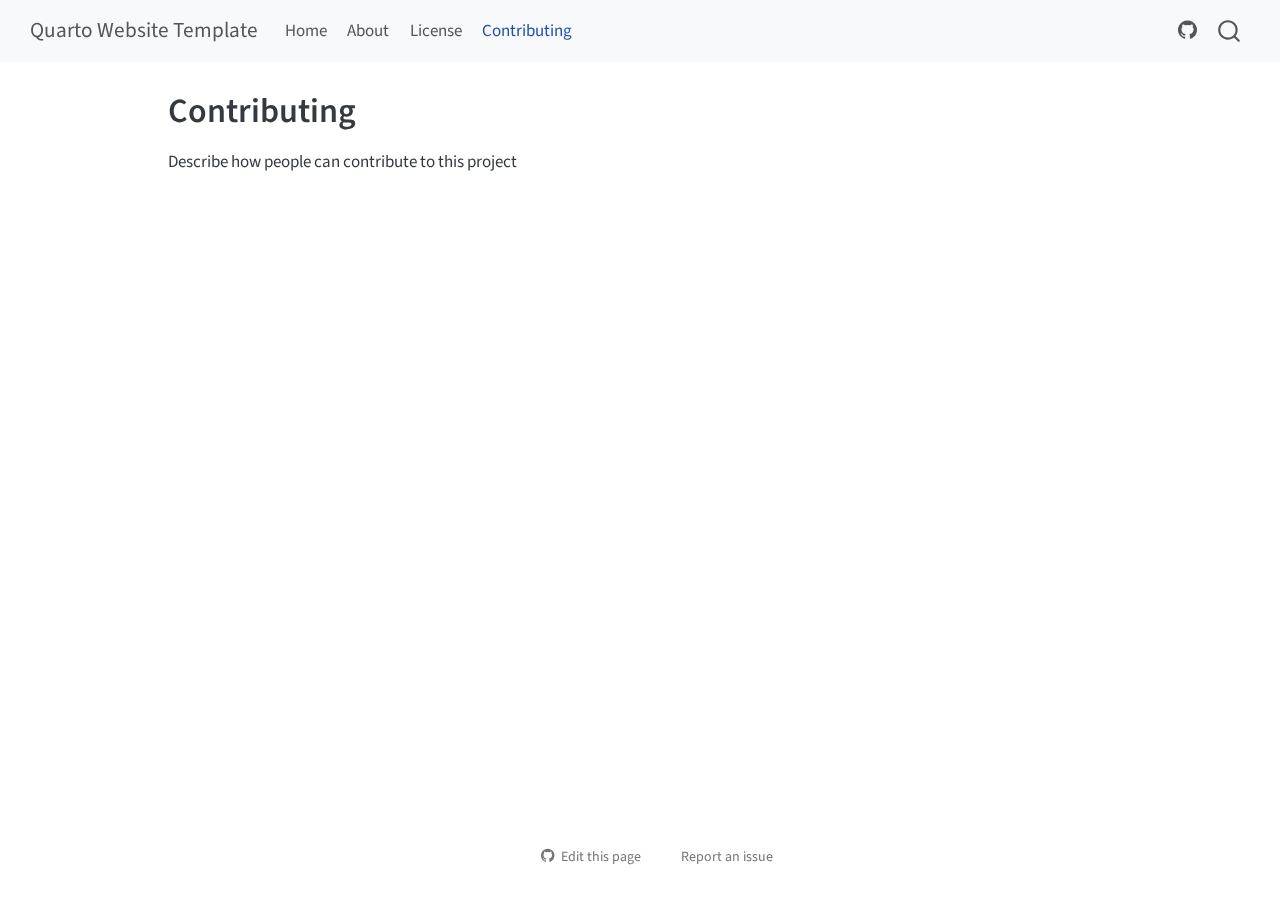
<file: _site/contributing.html>
<!DOCTYPE html>
<html xmlns="http://www.w3.org/1999/xhtml" lang="en" xml:lang="en"><head>

<meta charset="utf-8">
<meta name="generator" content="quarto-1.6.42">

<meta name="viewport" content="width=device-width, initial-scale=1.0, user-scalable=yes">


<title>Contributing – Quarto Website Template</title>
<style>
code{white-space: pre-wrap;}
span.smallcaps{font-variant: small-caps;}
div.columns{display: flex; gap: min(4vw, 1.5em);}
div.column{flex: auto; overflow-x: auto;}
div.hanging-indent{margin-left: 1.5em; text-indent: -1.5em;}
ul.task-list{list-style: none;}
ul.task-list li input[type="checkbox"] {
  width: 0.8em;
  margin: 0 0.8em 0.2em -1em; /* quarto-specific, see https://github.com/quarto-dev/quarto-cli/issues/4556 */ 
  vertical-align: middle;
}
</style>


<script src="site_libs/quarto-nav/quarto-nav.js"></script>
<script src="site_libs/quarto-nav/headroom.min.js"></script>
<script src="site_libs/clipboard/clipboard.min.js"></script>
<script src="site_libs/quarto-search/autocomplete.umd.js"></script>
<script src="site_libs/quarto-search/fuse.min.js"></script>
<script src="site_libs/quarto-search/quarto-search.js"></script>
<meta name="quarto:offset" content="./">
<script src="site_libs/quarto-html/quarto.js"></script>
<script src="site_libs/quarto-html/popper.min.js"></script>
<script src="site_libs/quarto-html/tippy.umd.min.js"></script>
<script src="site_libs/quarto-html/anchor.min.js"></script>
<link href="site_libs/quarto-html/tippy.css" rel="stylesheet">
<link href="site_libs/quarto-html/quarto-syntax-highlighting-2f5df379a58b258e96c21c0638c20c03.css" rel="stylesheet" id="quarto-text-highlighting-styles">
<script src="site_libs/bootstrap/bootstrap.min.js"></script>
<link href="site_libs/bootstrap/bootstrap-icons.css" rel="stylesheet">
<link href="site_libs/bootstrap/bootstrap-6bd9cfa162949bde0a231f530c97869d.min.css" rel="stylesheet" append-hash="true" id="quarto-bootstrap" data-mode="light">
<script id="quarto-search-options" type="application/json">{
  "location": "navbar",
  "copy-button": false,
  "collapse-after": 3,
  "panel-placement": "end",
  "type": "overlay",
  "limit": 50,
  "keyboard-shortcut": [
    "f",
    "/",
    "s"
  ],
  "show-item-context": false,
  "language": {
    "search-no-results-text": "No results",
    "search-matching-documents-text": "matching documents",
    "search-copy-link-title": "Copy link to search",
    "search-hide-matches-text": "Hide additional matches",
    "search-more-match-text": "more match in this document",
    "search-more-matches-text": "more matches in this document",
    "search-clear-button-title": "Clear",
    "search-text-placeholder": "",
    "search-detached-cancel-button-title": "Cancel",
    "search-submit-button-title": "Submit",
    "search-label": "Search"
  }
}</script>


<link rel="stylesheet" href="styles.css">
</head>

<body class="nav-fixed">

<div id="quarto-search-results"></div>
  <header id="quarto-header" class="headroom fixed-top">
    <nav class="navbar navbar-expand-lg " data-bs-theme="dark">
      <div class="navbar-container container-fluid">
      <div class="navbar-brand-container mx-auto">
    <a class="navbar-brand" href="./index.html">
    <span class="navbar-title">Quarto Website Template</span>
    </a>
  </div>
            <div id="quarto-search" class="" title="Search"></div>
          <button class="navbar-toggler" type="button" data-bs-toggle="collapse" data-bs-target="#navbarCollapse" aria-controls="navbarCollapse" role="menu" aria-expanded="false" aria-label="Toggle navigation" onclick="if (window.quartoToggleHeadroom) { window.quartoToggleHeadroom(); }">
  <span class="navbar-toggler-icon"></span>
</button>
          <div class="collapse navbar-collapse" id="navbarCollapse">
            <ul class="navbar-nav navbar-nav-scroll me-auto">
  <li class="nav-item">
    <a class="nav-link" href="./index.html"> 
<span class="menu-text">Home</span></a>
  </li>  
  <li class="nav-item">
    <a class="nav-link" href="./about.html"> 
<span class="menu-text">About</span></a>
  </li>  
  <li class="nav-item">
    <a class="nav-link" href="./license.html"> 
<span class="menu-text">License</span></a>
  </li>  
  <li class="nav-item">
    <a class="nav-link active" href="./contributing.html" aria-current="page"> 
<span class="menu-text">Contributing</span></a>
  </li>  
</ul>
            <ul class="navbar-nav navbar-nav-scroll ms-auto">
  <li class="nav-item compact">
    <a class="nav-link" href="https://github.com/tscnlab/QuartoWebsite"> <i class="bi bi-github" role="img" aria-label="Quarto GitHub">
</i> 
<span class="menu-text"></span></a>
  </li>  
</ul>
          </div> <!-- /navcollapse -->
            <div class="quarto-navbar-tools">
</div>
      </div> <!-- /container-fluid -->
    </nav>
</header>
<!-- content -->
<div id="quarto-content" class="quarto-container page-columns page-rows-contents page-layout-article page-navbar">
<!-- sidebar -->
<!-- margin-sidebar -->
    <div id="quarto-margin-sidebar" class="sidebar margin-sidebar zindex-bottom">
        
    </div>
<!-- main -->
<main class="content" id="quarto-document-content">

<header id="title-block-header" class="quarto-title-block default">
<div class="quarto-title">
<h1 class="title">Contributing</h1>
</div>



<div class="quarto-title-meta">

    
  
    
  </div>
  


</header>


<p>Describe how people can contribute to this project</p>



</main> <!-- /main -->
<script id="quarto-html-after-body" type="application/javascript">
window.document.addEventListener("DOMContentLoaded", function (event) {
  const toggleBodyColorMode = (bsSheetEl) => {
    const mode = bsSheetEl.getAttribute("data-mode");
    const bodyEl = window.document.querySelector("body");
    if (mode === "dark") {
      bodyEl.classList.add("quarto-dark");
      bodyEl.classList.remove("quarto-light");
    } else {
      bodyEl.classList.add("quarto-light");
      bodyEl.classList.remove("quarto-dark");
    }
  }
  const toggleBodyColorPrimary = () => {
    const bsSheetEl = window.document.querySelector("link#quarto-bootstrap");
    if (bsSheetEl) {
      toggleBodyColorMode(bsSheetEl);
    }
  }
  toggleBodyColorPrimary();  
  const icon = "";
  const anchorJS = new window.AnchorJS();
  anchorJS.options = {
    placement: 'right',
    icon: icon
  };
  anchorJS.add('.anchored');
  const isCodeAnnotation = (el) => {
    for (const clz of el.classList) {
      if (clz.startsWith('code-annotation-')) {                     
        return true;
      }
    }
    return false;
  }
  const onCopySuccess = function(e) {
    // button target
    const button = e.trigger;
    // don't keep focus
    button.blur();
    // flash "checked"
    button.classList.add('code-copy-button-checked');
    var currentTitle = button.getAttribute("title");
    button.setAttribute("title", "Copied!");
    let tooltip;
    if (window.bootstrap) {
      button.setAttribute("data-bs-toggle", "tooltip");
      button.setAttribute("data-bs-placement", "left");
      button.setAttribute("data-bs-title", "Copied!");
      tooltip = new bootstrap.Tooltip(button, 
        { trigger: "manual", 
          customClass: "code-copy-button-tooltip",
          offset: [0, -8]});
      tooltip.show();    
    }
    setTimeout(function() {
      if (tooltip) {
        tooltip.hide();
        button.removeAttribute("data-bs-title");
        button.removeAttribute("data-bs-toggle");
        button.removeAttribute("data-bs-placement");
      }
      button.setAttribute("title", currentTitle);
      button.classList.remove('code-copy-button-checked');
    }, 1000);
    // clear code selection
    e.clearSelection();
  }
  const getTextToCopy = function(trigger) {
      const codeEl = trigger.previousElementSibling.cloneNode(true);
      for (const childEl of codeEl.children) {
        if (isCodeAnnotation(childEl)) {
          childEl.remove();
        }
      }
      return codeEl.innerText;
  }
  const clipboard = new window.ClipboardJS('.code-copy-button:not([data-in-quarto-modal])', {
    text: getTextToCopy
  });
  clipboard.on('success', onCopySuccess);
  if (window.document.getElementById('quarto-embedded-source-code-modal')) {
    const clipboardModal = new window.ClipboardJS('.code-copy-button[data-in-quarto-modal]', {
      text: getTextToCopy,
      container: window.document.getElementById('quarto-embedded-source-code-modal')
    });
    clipboardModal.on('success', onCopySuccess);
  }
    var localhostRegex = new RegExp(/^(?:http|https):\/\/localhost\:?[0-9]*\//);
    var mailtoRegex = new RegExp(/^mailto:/);
      var filterRegex = new RegExp('/' + window.location.host + '/');
    var isInternal = (href) => {
        return filterRegex.test(href) || localhostRegex.test(href) || mailtoRegex.test(href);
    }
    // Inspect non-navigation links and adorn them if external
 	var links = window.document.querySelectorAll('a[href]:not(.nav-link):not(.navbar-brand):not(.toc-action):not(.sidebar-link):not(.sidebar-item-toggle):not(.pagination-link):not(.no-external):not([aria-hidden]):not(.dropdown-item):not(.quarto-navigation-tool):not(.about-link)');
    for (var i=0; i<links.length; i++) {
      const link = links[i];
      if (!isInternal(link.href)) {
        // undo the damage that might have been done by quarto-nav.js in the case of
        // links that we want to consider external
        if (link.dataset.originalHref !== undefined) {
          link.href = link.dataset.originalHref;
        }
      }
    }
  function tippyHover(el, contentFn, onTriggerFn, onUntriggerFn) {
    const config = {
      allowHTML: true,
      maxWidth: 500,
      delay: 100,
      arrow: false,
      appendTo: function(el) {
          return el.parentElement;
      },
      interactive: true,
      interactiveBorder: 10,
      theme: 'quarto',
      placement: 'bottom-start',
    };
    if (contentFn) {
      config.content = contentFn;
    }
    if (onTriggerFn) {
      config.onTrigger = onTriggerFn;
    }
    if (onUntriggerFn) {
      config.onUntrigger = onUntriggerFn;
    }
    window.tippy(el, config); 
  }
  const noterefs = window.document.querySelectorAll('a[role="doc-noteref"]');
  for (var i=0; i<noterefs.length; i++) {
    const ref = noterefs[i];
    tippyHover(ref, function() {
      // use id or data attribute instead here
      let href = ref.getAttribute('data-footnote-href') || ref.getAttribute('href');
      try { href = new URL(href).hash; } catch {}
      const id = href.replace(/^#\/?/, "");
      const note = window.document.getElementById(id);
      if (note) {
        return note.innerHTML;
      } else {
        return "";
      }
    });
  }
  const xrefs = window.document.querySelectorAll('a.quarto-xref');
  const processXRef = (id, note) => {
    // Strip column container classes
    const stripColumnClz = (el) => {
      el.classList.remove("page-full", "page-columns");
      if (el.children) {
        for (const child of el.children) {
          stripColumnClz(child);
        }
      }
    }
    stripColumnClz(note)
    if (id === null || id.startsWith('sec-')) {
      // Special case sections, only their first couple elements
      const container = document.createElement("div");
      if (note.children && note.children.length > 2) {
        container.appendChild(note.children[0].cloneNode(true));
        for (let i = 1; i < note.children.length; i++) {
          const child = note.children[i];
          if (child.tagName === "P" && child.innerText === "") {
            continue;
          } else {
            container.appendChild(child.cloneNode(true));
            break;
          }
        }
        if (window.Quarto?.typesetMath) {
          window.Quarto.typesetMath(container);
        }
        return container.innerHTML
      } else {
        if (window.Quarto?.typesetMath) {
          window.Quarto.typesetMath(note);
        }
        return note.innerHTML;
      }
    } else {
      // Remove any anchor links if they are present
      const anchorLink = note.querySelector('a.anchorjs-link');
      if (anchorLink) {
        anchorLink.remove();
      }
      if (window.Quarto?.typesetMath) {
        window.Quarto.typesetMath(note);
      }
      if (note.classList.contains("callout")) {
        return note.outerHTML;
      } else {
        return note.innerHTML;
      }
    }
  }
  for (var i=0; i<xrefs.length; i++) {
    const xref = xrefs[i];
    tippyHover(xref, undefined, function(instance) {
      instance.disable();
      let url = xref.getAttribute('href');
      let hash = undefined; 
      if (url.startsWith('#')) {
        hash = url;
      } else {
        try { hash = new URL(url).hash; } catch {}
      }
      if (hash) {
        const id = hash.replace(/^#\/?/, "");
        const note = window.document.getElementById(id);
        if (note !== null) {
          try {
            const html = processXRef(id, note.cloneNode(true));
            instance.setContent(html);
          } finally {
            instance.enable();
            instance.show();
          }
        } else {
          // See if we can fetch this
          fetch(url.split('#')[0])
          .then(res => res.text())
          .then(html => {
            const parser = new DOMParser();
            const htmlDoc = parser.parseFromString(html, "text/html");
            const note = htmlDoc.getElementById(id);
            if (note !== null) {
              const html = processXRef(id, note);
              instance.setContent(html);
            } 
          }).finally(() => {
            instance.enable();
            instance.show();
          });
        }
      } else {
        // See if we can fetch a full url (with no hash to target)
        // This is a special case and we should probably do some content thinning / targeting
        fetch(url)
        .then(res => res.text())
        .then(html => {
          const parser = new DOMParser();
          const htmlDoc = parser.parseFromString(html, "text/html");
          const note = htmlDoc.querySelector('main.content');
          if (note !== null) {
            // This should only happen for chapter cross references
            // (since there is no id in the URL)
            // remove the first header
            if (note.children.length > 0 && note.children[0].tagName === "HEADER") {
              note.children[0].remove();
            }
            const html = processXRef(null, note);
            instance.setContent(html);
          } 
        }).finally(() => {
          instance.enable();
          instance.show();
        });
      }
    }, function(instance) {
    });
  }
      let selectedAnnoteEl;
      const selectorForAnnotation = ( cell, annotation) => {
        let cellAttr = 'data-code-cell="' + cell + '"';
        let lineAttr = 'data-code-annotation="' +  annotation + '"';
        const selector = 'span[' + cellAttr + '][' + lineAttr + ']';
        return selector;
      }
      const selectCodeLines = (annoteEl) => {
        const doc = window.document;
        const targetCell = annoteEl.getAttribute("data-target-cell");
        const targetAnnotation = annoteEl.getAttribute("data-target-annotation");
        const annoteSpan = window.document.querySelector(selectorForAnnotation(targetCell, targetAnnotation));
        const lines = annoteSpan.getAttribute("data-code-lines").split(",");
        const lineIds = lines.map((line) => {
          return targetCell + "-" + line;
        })
        let top = null;
        let height = null;
        let parent = null;
        if (lineIds.length > 0) {
            //compute the position of the single el (top and bottom and make a div)
            const el = window.document.getElementById(lineIds[0]);
            top = el.offsetTop;
            height = el.offsetHeight;
            parent = el.parentElement.parentElement;
          if (lineIds.length > 1) {
            const lastEl = window.document.getElementById(lineIds[lineIds.length - 1]);
            const bottom = lastEl.offsetTop + lastEl.offsetHeight;
            height = bottom - top;
          }
          if (top !== null && height !== null && parent !== null) {
            // cook up a div (if necessary) and position it 
            let div = window.document.getElementById("code-annotation-line-highlight");
            if (div === null) {
              div = window.document.createElement("div");
              div.setAttribute("id", "code-annotation-line-highlight");
              div.style.position = 'absolute';
              parent.appendChild(div);
            }
            div.style.top = top - 2 + "px";
            div.style.height = height + 4 + "px";
            div.style.left = 0;
            let gutterDiv = window.document.getElementById("code-annotation-line-highlight-gutter");
            if (gutterDiv === null) {
              gutterDiv = window.document.createElement("div");
              gutterDiv.setAttribute("id", "code-annotation-line-highlight-gutter");
              gutterDiv.style.position = 'absolute';
              const codeCell = window.document.getElementById(targetCell);
              const gutter = codeCell.querySelector('.code-annotation-gutter');
              gutter.appendChild(gutterDiv);
            }
            gutterDiv.style.top = top - 2 + "px";
            gutterDiv.style.height = height + 4 + "px";
          }
          selectedAnnoteEl = annoteEl;
        }
      };
      const unselectCodeLines = () => {
        const elementsIds = ["code-annotation-line-highlight", "code-annotation-line-highlight-gutter"];
        elementsIds.forEach((elId) => {
          const div = window.document.getElementById(elId);
          if (div) {
            div.remove();
          }
        });
        selectedAnnoteEl = undefined;
      };
        // Handle positioning of the toggle
    window.addEventListener(
      "resize",
      throttle(() => {
        elRect = undefined;
        if (selectedAnnoteEl) {
          selectCodeLines(selectedAnnoteEl);
        }
      }, 10)
    );
    function throttle(fn, ms) {
    let throttle = false;
    let timer;
      return (...args) => {
        if(!throttle) { // first call gets through
            fn.apply(this, args);
            throttle = true;
        } else { // all the others get throttled
            if(timer) clearTimeout(timer); // cancel #2
            timer = setTimeout(() => {
              fn.apply(this, args);
              timer = throttle = false;
            }, ms);
        }
      };
    }
      // Attach click handler to the DT
      const annoteDls = window.document.querySelectorAll('dt[data-target-cell]');
      for (const annoteDlNode of annoteDls) {
        annoteDlNode.addEventListener('click', (event) => {
          const clickedEl = event.target;
          if (clickedEl !== selectedAnnoteEl) {
            unselectCodeLines();
            const activeEl = window.document.querySelector('dt[data-target-cell].code-annotation-active');
            if (activeEl) {
              activeEl.classList.remove('code-annotation-active');
            }
            selectCodeLines(clickedEl);
            clickedEl.classList.add('code-annotation-active');
          } else {
            // Unselect the line
            unselectCodeLines();
            clickedEl.classList.remove('code-annotation-active');
          }
        });
      }
  const findCites = (el) => {
    const parentEl = el.parentElement;
    if (parentEl) {
      const cites = parentEl.dataset.cites;
      if (cites) {
        return {
          el,
          cites: cites.split(' ')
        };
      } else {
        return findCites(el.parentElement)
      }
    } else {
      return undefined;
    }
  };
  var bibliorefs = window.document.querySelectorAll('a[role="doc-biblioref"]');
  for (var i=0; i<bibliorefs.length; i++) {
    const ref = bibliorefs[i];
    const citeInfo = findCites(ref);
    if (citeInfo) {
      tippyHover(citeInfo.el, function() {
        var popup = window.document.createElement('div');
        citeInfo.cites.forEach(function(cite) {
          var citeDiv = window.document.createElement('div');
          citeDiv.classList.add('hanging-indent');
          citeDiv.classList.add('csl-entry');
          var biblioDiv = window.document.getElementById('ref-' + cite);
          if (biblioDiv) {
            citeDiv.innerHTML = biblioDiv.innerHTML;
          }
          popup.appendChild(citeDiv);
        });
        return popup.innerHTML;
      });
    }
  }
});
</script>
</div> <!-- /content -->




<footer class="footer"><div class="nav-footer"><div class="nav-footer-center"><div class="toc-actions"><ul><li><a href="https://github.com/tscnlab/QuartoWebsite/edit/main/contributing.qmd" class="toc-action"><i class="bi bi-github"></i>Edit this page</a></li><li><a href="https://github.com/tscnlab/QuartoWebsite/issues/new" class="toc-action"><i class="bi empty"></i>Report an issue</a></li></ul></div></div></div></footer></body></html>
</file>
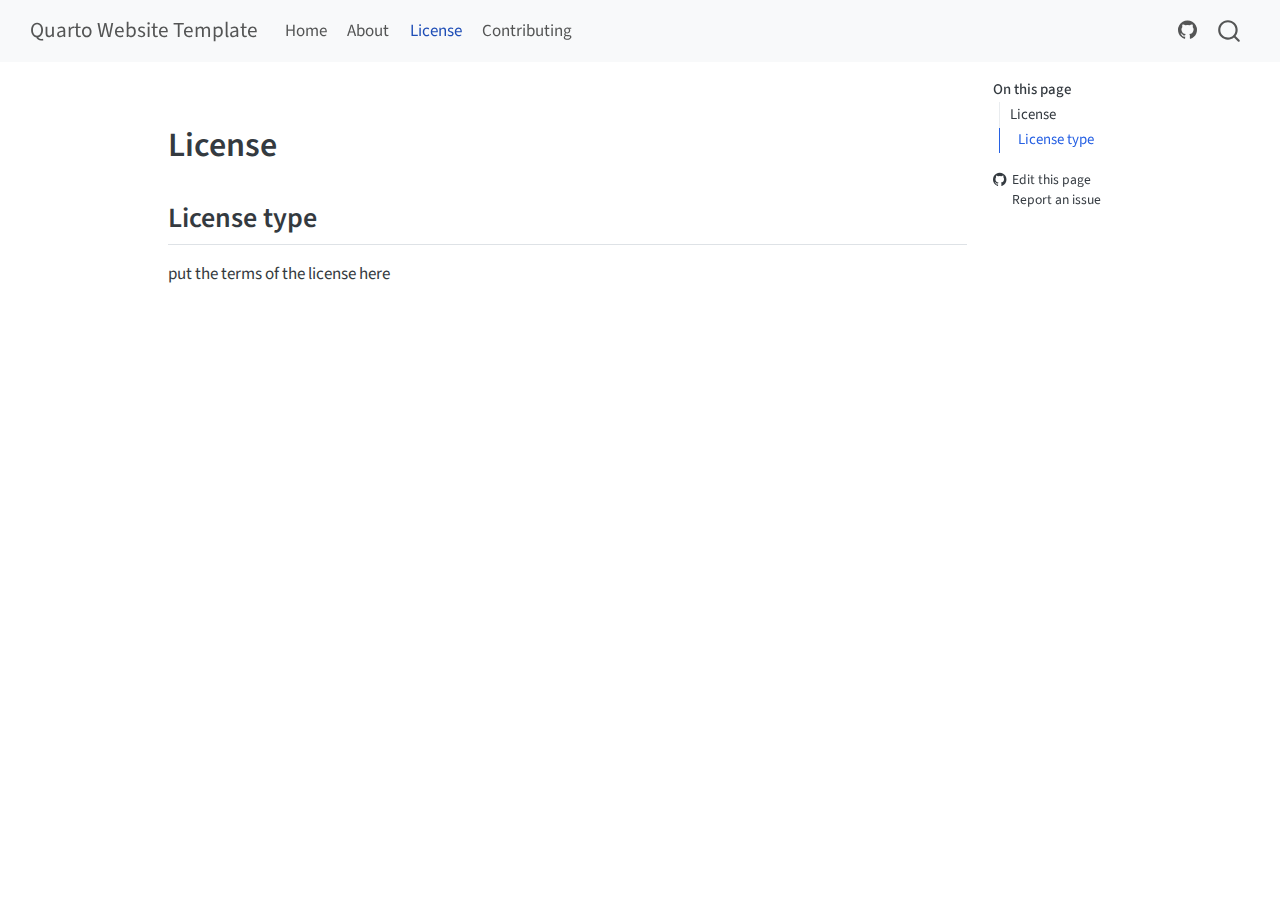
<file: _site/license.html>
<!DOCTYPE html>
<html xmlns="http://www.w3.org/1999/xhtml" lang="en" xml:lang="en"><head>

<meta charset="utf-8">
<meta name="generator" content="quarto-1.6.42">

<meta name="viewport" content="width=device-width, initial-scale=1.0, user-scalable=yes">


<title>license – Quarto Website Template</title>
<style>
code{white-space: pre-wrap;}
span.smallcaps{font-variant: small-caps;}
div.columns{display: flex; gap: min(4vw, 1.5em);}
div.column{flex: auto; overflow-x: auto;}
div.hanging-indent{margin-left: 1.5em; text-indent: -1.5em;}
ul.task-list{list-style: none;}
ul.task-list li input[type="checkbox"] {
  width: 0.8em;
  margin: 0 0.8em 0.2em -1em; /* quarto-specific, see https://github.com/quarto-dev/quarto-cli/issues/4556 */ 
  vertical-align: middle;
}
</style>


<script src="site_libs/quarto-nav/quarto-nav.js"></script>
<script src="site_libs/quarto-nav/headroom.min.js"></script>
<script src="site_libs/clipboard/clipboard.min.js"></script>
<script src="site_libs/quarto-search/autocomplete.umd.js"></script>
<script src="site_libs/quarto-search/fuse.min.js"></script>
<script src="site_libs/quarto-search/quarto-search.js"></script>
<meta name="quarto:offset" content="./">
<script src="site_libs/quarto-html/quarto.js"></script>
<script src="site_libs/quarto-html/popper.min.js"></script>
<script src="site_libs/quarto-html/tippy.umd.min.js"></script>
<script src="site_libs/quarto-html/anchor.min.js"></script>
<link href="site_libs/quarto-html/tippy.css" rel="stylesheet">
<link href="site_libs/quarto-html/quarto-syntax-highlighting-2f5df379a58b258e96c21c0638c20c03.css" rel="stylesheet" id="quarto-text-highlighting-styles">
<script src="site_libs/bootstrap/bootstrap.min.js"></script>
<link href="site_libs/bootstrap/bootstrap-icons.css" rel="stylesheet">
<link href="site_libs/bootstrap/bootstrap-6bd9cfa162949bde0a231f530c97869d.min.css" rel="stylesheet" append-hash="true" id="quarto-bootstrap" data-mode="light">
<script id="quarto-search-options" type="application/json">{
  "location": "navbar",
  "copy-button": false,
  "collapse-after": 3,
  "panel-placement": "end",
  "type": "overlay",
  "limit": 50,
  "keyboard-shortcut": [
    "f",
    "/",
    "s"
  ],
  "show-item-context": false,
  "language": {
    "search-no-results-text": "No results",
    "search-matching-documents-text": "matching documents",
    "search-copy-link-title": "Copy link to search",
    "search-hide-matches-text": "Hide additional matches",
    "search-more-match-text": "more match in this document",
    "search-more-matches-text": "more matches in this document",
    "search-clear-button-title": "Clear",
    "search-text-placeholder": "",
    "search-detached-cancel-button-title": "Cancel",
    "search-submit-button-title": "Submit",
    "search-label": "Search"
  }
}</script>


<link rel="stylesheet" href="styles.css">
</head>

<body class="nav-fixed">

<div id="quarto-search-results"></div>
  <header id="quarto-header" class="headroom fixed-top">
    <nav class="navbar navbar-expand-lg " data-bs-theme="dark">
      <div class="navbar-container container-fluid">
      <div class="navbar-brand-container mx-auto">
    <a class="navbar-brand" href="./index.html">
    <span class="navbar-title">Quarto Website Template</span>
    </a>
  </div>
            <div id="quarto-search" class="" title="Search"></div>
          <button class="navbar-toggler" type="button" data-bs-toggle="collapse" data-bs-target="#navbarCollapse" aria-controls="navbarCollapse" role="menu" aria-expanded="false" aria-label="Toggle navigation" onclick="if (window.quartoToggleHeadroom) { window.quartoToggleHeadroom(); }">
  <span class="navbar-toggler-icon"></span>
</button>
          <div class="collapse navbar-collapse" id="navbarCollapse">
            <ul class="navbar-nav navbar-nav-scroll me-auto">
  <li class="nav-item">
    <a class="nav-link" href="./index.html"> 
<span class="menu-text">Home</span></a>
  </li>  
  <li class="nav-item">
    <a class="nav-link" href="./about.html"> 
<span class="menu-text">About</span></a>
  </li>  
  <li class="nav-item">
    <a class="nav-link active" href="./license.html" aria-current="page"> 
<span class="menu-text">License</span></a>
  </li>  
  <li class="nav-item">
    <a class="nav-link" href="./contributing.html"> 
<span class="menu-text">Contributing</span></a>
  </li>  
</ul>
            <ul class="navbar-nav navbar-nav-scroll ms-auto">
  <li class="nav-item compact">
    <a class="nav-link" href="https://github.com/tscnlab/QuartoWebsite"> <i class="bi bi-github" role="img" aria-label="Quarto GitHub">
</i> 
<span class="menu-text"></span></a>
  </li>  
</ul>
          </div> <!-- /navcollapse -->
            <div class="quarto-navbar-tools">
</div>
      </div> <!-- /container-fluid -->
    </nav>
</header>
<!-- content -->
<div id="quarto-content" class="quarto-container page-columns page-rows-contents page-layout-article page-navbar">
<!-- sidebar -->
<!-- margin-sidebar -->
    <div id="quarto-margin-sidebar" class="sidebar margin-sidebar">
        <nav id="TOC" role="doc-toc" class="toc-active">
    <h2 id="toc-title">On this page</h2>
   
  <ul>
  <li><a href="#license" id="toc-license" class="nav-link active" data-scroll-target="#license">License</a>
  <ul class="collapse">
  <li><a href="#license-type" id="toc-license-type" class="nav-link" data-scroll-target="#license-type">License type</a></li>
  </ul></li>
  </ul>
<div class="toc-actions"><ul><li><a href="https://github.com/tscnlab/QuartoWebsite/edit/main/license.md" class="toc-action"><i class="bi bi-github"></i>Edit this page</a></li><li><a href="https://github.com/tscnlab/QuartoWebsite/issues/new" class="toc-action"><i class="bi empty"></i>Report an issue</a></li></ul></div></nav>
    </div>
<!-- main -->
<main class="content" id="quarto-document-content"><header id="title-block-header" class="quarto-title-block"></header>




<section id="license" class="level1">
<h1>License</h1>
<section id="license-type" class="level2">
<h2 class="anchored" data-anchor-id="license-type">License type</h2>
<p>put the terms of the license here</p>


</section>
</section>

</main> <!-- /main -->
<script id="quarto-html-after-body" type="application/javascript">
window.document.addEventListener("DOMContentLoaded", function (event) {
  const toggleBodyColorMode = (bsSheetEl) => {
    const mode = bsSheetEl.getAttribute("data-mode");
    const bodyEl = window.document.querySelector("body");
    if (mode === "dark") {
      bodyEl.classList.add("quarto-dark");
      bodyEl.classList.remove("quarto-light");
    } else {
      bodyEl.classList.add("quarto-light");
      bodyEl.classList.remove("quarto-dark");
    }
  }
  const toggleBodyColorPrimary = () => {
    const bsSheetEl = window.document.querySelector("link#quarto-bootstrap");
    if (bsSheetEl) {
      toggleBodyColorMode(bsSheetEl);
    }
  }
  toggleBodyColorPrimary();  
  const icon = "";
  const anchorJS = new window.AnchorJS();
  anchorJS.options = {
    placement: 'right',
    icon: icon
  };
  anchorJS.add('.anchored');
  const isCodeAnnotation = (el) => {
    for (const clz of el.classList) {
      if (clz.startsWith('code-annotation-')) {                     
        return true;
      }
    }
    return false;
  }
  const onCopySuccess = function(e) {
    // button target
    const button = e.trigger;
    // don't keep focus
    button.blur();
    // flash "checked"
    button.classList.add('code-copy-button-checked');
    var currentTitle = button.getAttribute("title");
    button.setAttribute("title", "Copied!");
    let tooltip;
    if (window.bootstrap) {
      button.setAttribute("data-bs-toggle", "tooltip");
      button.setAttribute("data-bs-placement", "left");
      button.setAttribute("data-bs-title", "Copied!");
      tooltip = new bootstrap.Tooltip(button, 
        { trigger: "manual", 
          customClass: "code-copy-button-tooltip",
          offset: [0, -8]});
      tooltip.show();    
    }
    setTimeout(function() {
      if (tooltip) {
        tooltip.hide();
        button.removeAttribute("data-bs-title");
        button.removeAttribute("data-bs-toggle");
        button.removeAttribute("data-bs-placement");
      }
      button.setAttribute("title", currentTitle);
      button.classList.remove('code-copy-button-checked');
    }, 1000);
    // clear code selection
    e.clearSelection();
  }
  const getTextToCopy = function(trigger) {
      const codeEl = trigger.previousElementSibling.cloneNode(true);
      for (const childEl of codeEl.children) {
        if (isCodeAnnotation(childEl)) {
          childEl.remove();
        }
      }
      return codeEl.innerText;
  }
  const clipboard = new window.ClipboardJS('.code-copy-button:not([data-in-quarto-modal])', {
    text: getTextToCopy
  });
  clipboard.on('success', onCopySuccess);
  if (window.document.getElementById('quarto-embedded-source-code-modal')) {
    const clipboardModal = new window.ClipboardJS('.code-copy-button[data-in-quarto-modal]', {
      text: getTextToCopy,
      container: window.document.getElementById('quarto-embedded-source-code-modal')
    });
    clipboardModal.on('success', onCopySuccess);
  }
    var localhostRegex = new RegExp(/^(?:http|https):\/\/localhost\:?[0-9]*\//);
    var mailtoRegex = new RegExp(/^mailto:/);
      var filterRegex = new RegExp('/' + window.location.host + '/');
    var isInternal = (href) => {
        return filterRegex.test(href) || localhostRegex.test(href) || mailtoRegex.test(href);
    }
    // Inspect non-navigation links and adorn them if external
 	var links = window.document.querySelectorAll('a[href]:not(.nav-link):not(.navbar-brand):not(.toc-action):not(.sidebar-link):not(.sidebar-item-toggle):not(.pagination-link):not(.no-external):not([aria-hidden]):not(.dropdown-item):not(.quarto-navigation-tool):not(.about-link)');
    for (var i=0; i<links.length; i++) {
      const link = links[i];
      if (!isInternal(link.href)) {
        // undo the damage that might have been done by quarto-nav.js in the case of
        // links that we want to consider external
        if (link.dataset.originalHref !== undefined) {
          link.href = link.dataset.originalHref;
        }
      }
    }
  function tippyHover(el, contentFn, onTriggerFn, onUntriggerFn) {
    const config = {
      allowHTML: true,
      maxWidth: 500,
      delay: 100,
      arrow: false,
      appendTo: function(el) {
          return el.parentElement;
      },
      interactive: true,
      interactiveBorder: 10,
      theme: 'quarto',
      placement: 'bottom-start',
    };
    if (contentFn) {
      config.content = contentFn;
    }
    if (onTriggerFn) {
      config.onTrigger = onTriggerFn;
    }
    if (onUntriggerFn) {
      config.onUntrigger = onUntriggerFn;
    }
    window.tippy(el, config); 
  }
  const noterefs = window.document.querySelectorAll('a[role="doc-noteref"]');
  for (var i=0; i<noterefs.length; i++) {
    const ref = noterefs[i];
    tippyHover(ref, function() {
      // use id or data attribute instead here
      let href = ref.getAttribute('data-footnote-href') || ref.getAttribute('href');
      try { href = new URL(href).hash; } catch {}
      const id = href.replace(/^#\/?/, "");
      const note = window.document.getElementById(id);
      if (note) {
        return note.innerHTML;
      } else {
        return "";
      }
    });
  }
  const xrefs = window.document.querySelectorAll('a.quarto-xref');
  const processXRef = (id, note) => {
    // Strip column container classes
    const stripColumnClz = (el) => {
      el.classList.remove("page-full", "page-columns");
      if (el.children) {
        for (const child of el.children) {
          stripColumnClz(child);
        }
      }
    }
    stripColumnClz(note)
    if (id === null || id.startsWith('sec-')) {
      // Special case sections, only their first couple elements
      const container = document.createElement("div");
      if (note.children && note.children.length > 2) {
        container.appendChild(note.children[0].cloneNode(true));
        for (let i = 1; i < note.children.length; i++) {
          const child = note.children[i];
          if (child.tagName === "P" && child.innerText === "") {
            continue;
          } else {
            container.appendChild(child.cloneNode(true));
            break;
          }
        }
        if (window.Quarto?.typesetMath) {
          window.Quarto.typesetMath(container);
        }
        return container.innerHTML
      } else {
        if (window.Quarto?.typesetMath) {
          window.Quarto.typesetMath(note);
        }
        return note.innerHTML;
      }
    } else {
      // Remove any anchor links if they are present
      const anchorLink = note.querySelector('a.anchorjs-link');
      if (anchorLink) {
        anchorLink.remove();
      }
      if (window.Quarto?.typesetMath) {
        window.Quarto.typesetMath(note);
      }
      if (note.classList.contains("callout")) {
        return note.outerHTML;
      } else {
        return note.innerHTML;
      }
    }
  }
  for (var i=0; i<xrefs.length; i++) {
    const xref = xrefs[i];
    tippyHover(xref, undefined, function(instance) {
      instance.disable();
      let url = xref.getAttribute('href');
      let hash = undefined; 
      if (url.startsWith('#')) {
        hash = url;
      } else {
        try { hash = new URL(url).hash; } catch {}
      }
      if (hash) {
        const id = hash.replace(/^#\/?/, "");
        const note = window.document.getElementById(id);
        if (note !== null) {
          try {
            const html = processXRef(id, note.cloneNode(true));
            instance.setContent(html);
          } finally {
            instance.enable();
            instance.show();
          }
        } else {
          // See if we can fetch this
          fetch(url.split('#')[0])
          .then(res => res.text())
          .then(html => {
            const parser = new DOMParser();
            const htmlDoc = parser.parseFromString(html, "text/html");
            const note = htmlDoc.getElementById(id);
            if (note !== null) {
              const html = processXRef(id, note);
              instance.setContent(html);
            } 
          }).finally(() => {
            instance.enable();
            instance.show();
          });
        }
      } else {
        // See if we can fetch a full url (with no hash to target)
        // This is a special case and we should probably do some content thinning / targeting
        fetch(url)
        .then(res => res.text())
        .then(html => {
          const parser = new DOMParser();
          const htmlDoc = parser.parseFromString(html, "text/html");
          const note = htmlDoc.querySelector('main.content');
          if (note !== null) {
            // This should only happen for chapter cross references
            // (since there is no id in the URL)
            // remove the first header
            if (note.children.length > 0 && note.children[0].tagName === "HEADER") {
              note.children[0].remove();
            }
            const html = processXRef(null, note);
            instance.setContent(html);
          } 
        }).finally(() => {
          instance.enable();
          instance.show();
        });
      }
    }, function(instance) {
    });
  }
      let selectedAnnoteEl;
      const selectorForAnnotation = ( cell, annotation) => {
        let cellAttr = 'data-code-cell="' + cell + '"';
        let lineAttr = 'data-code-annotation="' +  annotation + '"';
        const selector = 'span[' + cellAttr + '][' + lineAttr + ']';
        return selector;
      }
      const selectCodeLines = (annoteEl) => {
        const doc = window.document;
        const targetCell = annoteEl.getAttribute("data-target-cell");
        const targetAnnotation = annoteEl.getAttribute("data-target-annotation");
        const annoteSpan = window.document.querySelector(selectorForAnnotation(targetCell, targetAnnotation));
        const lines = annoteSpan.getAttribute("data-code-lines").split(",");
        const lineIds = lines.map((line) => {
          return targetCell + "-" + line;
        })
        let top = null;
        let height = null;
        let parent = null;
        if (lineIds.length > 0) {
            //compute the position of the single el (top and bottom and make a div)
            const el = window.document.getElementById(lineIds[0]);
            top = el.offsetTop;
            height = el.offsetHeight;
            parent = el.parentElement.parentElement;
          if (lineIds.length > 1) {
            const lastEl = window.document.getElementById(lineIds[lineIds.length - 1]);
            const bottom = lastEl.offsetTop + lastEl.offsetHeight;
            height = bottom - top;
          }
          if (top !== null && height !== null && parent !== null) {
            // cook up a div (if necessary) and position it 
            let div = window.document.getElementById("code-annotation-line-highlight");
            if (div === null) {
              div = window.document.createElement("div");
              div.setAttribute("id", "code-annotation-line-highlight");
              div.style.position = 'absolute';
              parent.appendChild(div);
            }
            div.style.top = top - 2 + "px";
            div.style.height = height + 4 + "px";
            div.style.left = 0;
            let gutterDiv = window.document.getElementById("code-annotation-line-highlight-gutter");
            if (gutterDiv === null) {
              gutterDiv = window.document.createElement("div");
              gutterDiv.setAttribute("id", "code-annotation-line-highlight-gutter");
              gutterDiv.style.position = 'absolute';
              const codeCell = window.document.getElementById(targetCell);
              const gutter = codeCell.querySelector('.code-annotation-gutter');
              gutter.appendChild(gutterDiv);
            }
            gutterDiv.style.top = top - 2 + "px";
            gutterDiv.style.height = height + 4 + "px";
          }
          selectedAnnoteEl = annoteEl;
        }
      };
      const unselectCodeLines = () => {
        const elementsIds = ["code-annotation-line-highlight", "code-annotation-line-highlight-gutter"];
        elementsIds.forEach((elId) => {
          const div = window.document.getElementById(elId);
          if (div) {
            div.remove();
          }
        });
        selectedAnnoteEl = undefined;
      };
        // Handle positioning of the toggle
    window.addEventListener(
      "resize",
      throttle(() => {
        elRect = undefined;
        if (selectedAnnoteEl) {
          selectCodeLines(selectedAnnoteEl);
        }
      }, 10)
    );
    function throttle(fn, ms) {
    let throttle = false;
    let timer;
      return (...args) => {
        if(!throttle) { // first call gets through
            fn.apply(this, args);
            throttle = true;
        } else { // all the others get throttled
            if(timer) clearTimeout(timer); // cancel #2
            timer = setTimeout(() => {
              fn.apply(this, args);
              timer = throttle = false;
            }, ms);
        }
      };
    }
      // Attach click handler to the DT
      const annoteDls = window.document.querySelectorAll('dt[data-target-cell]');
      for (const annoteDlNode of annoteDls) {
        annoteDlNode.addEventListener('click', (event) => {
          const clickedEl = event.target;
          if (clickedEl !== selectedAnnoteEl) {
            unselectCodeLines();
            const activeEl = window.document.querySelector('dt[data-target-cell].code-annotation-active');
            if (activeEl) {
              activeEl.classList.remove('code-annotation-active');
            }
            selectCodeLines(clickedEl);
            clickedEl.classList.add('code-annotation-active');
          } else {
            // Unselect the line
            unselectCodeLines();
            clickedEl.classList.remove('code-annotation-active');
          }
        });
      }
  const findCites = (el) => {
    const parentEl = el.parentElement;
    if (parentEl) {
      const cites = parentEl.dataset.cites;
      if (cites) {
        return {
          el,
          cites: cites.split(' ')
        };
      } else {
        return findCites(el.parentElement)
      }
    } else {
      return undefined;
    }
  };
  var bibliorefs = window.document.querySelectorAll('a[role="doc-biblioref"]');
  for (var i=0; i<bibliorefs.length; i++) {
    const ref = bibliorefs[i];
    const citeInfo = findCites(ref);
    if (citeInfo) {
      tippyHover(citeInfo.el, function() {
        var popup = window.document.createElement('div');
        citeInfo.cites.forEach(function(cite) {
          var citeDiv = window.document.createElement('div');
          citeDiv.classList.add('hanging-indent');
          citeDiv.classList.add('csl-entry');
          var biblioDiv = window.document.getElementById('ref-' + cite);
          if (biblioDiv) {
            citeDiv.innerHTML = biblioDiv.innerHTML;
          }
          popup.appendChild(citeDiv);
        });
        return popup.innerHTML;
      });
    }
  }
});
</script>
</div> <!-- /content -->




<footer class="footer"><div class="nav-footer"><div class="nav-footer-center"><div class="toc-actions d-sm-block d-md-none"><ul><li><a href="https://github.com/tscnlab/QuartoWebsite/edit/main/license.md" class="toc-action"><i class="bi bi-github"></i>Edit this page</a></li><li><a href="https://github.com/tscnlab/QuartoWebsite/issues/new" class="toc-action"><i class="bi empty"></i>Report an issue</a></li></ul></div></div></div></footer></body></html>
</file>
<file: site_libs/quarto-html/tippy.css>
.tippy-box[data-animation=fade][data-state=hidden]{opacity:0}[data-tippy-root]{max-width:calc(100vw - 10px)}.tippy-box{position:relative;background-color:#333;color:#fff;border-radius:4px;font-size:14px;line-height:1.4;white-space:normal;outline:0;transition-property:transform,visibility,opacity}.tippy-box[data-placement^=top]>.tippy-arrow{bottom:0}.tippy-box[data-placement^=top]>.tippy-arrow:before{bottom:-7px;left:0;border-width:8px 8px 0;border-top-color:initial;transform-origin:center top}.tippy-box[data-placement^=bottom]>.tippy-arrow{top:0}.tippy-box[data-placement^=bottom]>.tippy-arrow:before{top:-7px;left:0;border-width:0 8px 8px;border-bottom-color:initial;transform-origin:center bottom}.tippy-box[data-placement^=left]>.tippy-arrow{right:0}.tippy-box[data-placement^=left]>.tippy-arrow:before{border-width:8px 0 8px 8px;border-left-color:initial;right:-7px;transform-origin:center left}.tippy-box[data-placement^=right]>.tippy-arrow{left:0}.tippy-box[data-placement^=right]>.tippy-arrow:before{left:-7px;border-width:8px 8px 8px 0;border-right-color:initial;transform-origin:center right}.tippy-box[data-inertia][data-state=visible]{transition-timing-function:cubic-bezier(.54,1.5,.38,1.11)}.tippy-arrow{width:16px;height:16px;color:#333}.tippy-arrow:before{content:"";position:absolute;border-color:transparent;border-style:solid}.tippy-content{position:relative;padding:5px 9px;z-index:1}
</file>
<file: site_libs/quarto-html/quarto-syntax-highlighting-0815c480559380816a4d1ea211a47e91.css>
/* quarto syntax highlight colors */
:root {
  --quarto-hl-ot-color: #003B4F;
  --quarto-hl-at-color: #657422;
  --quarto-hl-ss-color: #20794D;
  --quarto-hl-an-color: #5E5E5E;
  --quarto-hl-fu-color: #4758AB;
  --quarto-hl-st-color: #20794D;
  --quarto-hl-cf-color: #003B4F;
  --quarto-hl-op-color: #5E5E5E;
  --quarto-hl-er-color: #AD0000;
  --quarto-hl-bn-color: #AD0000;
  --quarto-hl-al-color: #AD0000;
  --quarto-hl-va-color: #111111;
  --quarto-hl-bu-color: inherit;
  --quarto-hl-ex-color: inherit;
  --quarto-hl-pp-color: #AD0000;
  --quarto-hl-in-color: #5E5E5E;
  --quarto-hl-vs-color: #20794D;
  --quarto-hl-wa-color: #5E5E5E;
  --quarto-hl-do-color: #5E5E5E;
  --quarto-hl-im-color: #00769E;
  --quarto-hl-ch-color: #20794D;
  --quarto-hl-dt-color: #AD0000;
  --quarto-hl-fl-color: #AD0000;
  --quarto-hl-co-color: #5E5E5E;
  --quarto-hl-cv-color: #5E5E5E;
  --quarto-hl-cn-color: #8f5902;
  --quarto-hl-sc-color: #5E5E5E;
  --quarto-hl-dv-color: #AD0000;
  --quarto-hl-kw-color: #003B4F;
}

/* other quarto variables */
:root {
  --quarto-font-monospace: SFMono-Regular, Menlo, Monaco, Consolas, "Liberation Mono", "Courier New", monospace;
}

/* syntax highlight based on Pandoc's rules */
pre > code.sourceCode > span {
  color: #003B4F;
}

code.sourceCode > span {
  color: #003B4F;
}

div.sourceCode,
div.sourceCode pre.sourceCode {
  color: #003B4F;
}

/* Normal */
code span {
  color: #003B4F;
}

/* Alert */
code span.al {
  color: #AD0000;
  font-style: inherit;
}

/* Annotation */
code span.an {
  color: #5E5E5E;
  font-style: inherit;
}

/* Attribute */
code span.at {
  color: #657422;
  font-style: inherit;
}

/* BaseN */
code span.bn {
  color: #AD0000;
  font-style: inherit;
}

/* BuiltIn */
code span.bu {
  font-style: inherit;
}

/* ControlFlow */
code span.cf {
  color: #003B4F;
  font-weight: bold;
  font-style: inherit;
}

/* Char */
code span.ch {
  color: #20794D;
  font-style: inherit;
}

/* Constant */
code span.cn {
  color: #8f5902;
  font-style: inherit;
}

/* Comment */
code span.co {
  color: #5E5E5E;
  font-style: inherit;
}

/* CommentVar */
code span.cv {
  color: #5E5E5E;
  font-style: italic;
}

/* Documentation */
code span.do {
  color: #5E5E5E;
  font-style: italic;
}

/* DataType */
code span.dt {
  color: #AD0000;
  font-style: inherit;
}

/* DecVal */
code span.dv {
  color: #AD0000;
  font-style: inherit;
}

/* Error */
code span.er {
  color: #AD0000;
  font-style: inherit;
}

/* Extension */
code span.ex {
  font-style: inherit;
}

/* Float */
code span.fl {
  color: #AD0000;
  font-style: inherit;
}

/* Function */
code span.fu {
  color: #4758AB;
  font-style: inherit;
}

/* Import */
code span.im {
  color: #00769E;
  font-style: inherit;
}

/* Information */
code span.in {
  color: #5E5E5E;
  font-style: inherit;
}

/* Keyword */
code span.kw {
  color: #003B4F;
  font-weight: bold;
  font-style: inherit;
}

/* Operator */
code span.op {
  color: #5E5E5E;
  font-style: inherit;
}

/* Other */
code span.ot {
  color: #003B4F;
  font-style: inherit;
}

/* Preprocessor */
code span.pp {
  color: #AD0000;
  font-style: inherit;
}

/* SpecialChar */
code span.sc {
  color: #5E5E5E;
  font-style: inherit;
}

/* SpecialString */
code span.ss {
  color: #20794D;
  font-style: inherit;
}

/* String */
code span.st {
  color: #20794D;
  font-style: inherit;
}

/* Variable */
code span.va {
  color: #111111;
  font-style: inherit;
}

/* VerbatimString */
code span.vs {
  color: #20794D;
  font-style: inherit;
}

/* Warning */
code span.wa {
  color: #5E5E5E;
  font-style: italic;
}

.prevent-inlining {
  content: "</";
}

/*# sourceMappingURL=d398365ccb532ba00fe56d6aa1025863.css.map */
</file>
<file: styles.css>
/* css styles */
</file>
<file: _site/site_libs/quarto-html/tippy.css>
.tippy-box[data-animation=fade][data-state=hidden]{opacity:0}[data-tippy-root]{max-width:calc(100vw - 10px)}.tippy-box{position:relative;background-color:#333;color:#fff;border-radius:4px;font-size:14px;line-height:1.4;white-space:normal;outline:0;transition-property:transform,visibility,opacity}.tippy-box[data-placement^=top]>.tippy-arrow{bottom:0}.tippy-box[data-placement^=top]>.tippy-arrow:before{bottom:-7px;left:0;border-width:8px 8px 0;border-top-color:initial;transform-origin:center top}.tippy-box[data-placement^=bottom]>.tippy-arrow{top:0}.tippy-box[data-placement^=bottom]>.tippy-arrow:before{top:-7px;left:0;border-width:0 8px 8px;border-bottom-color:initial;transform-origin:center bottom}.tippy-box[data-placement^=left]>.tippy-arrow{right:0}.tippy-box[data-placement^=left]>.tippy-arrow:before{border-width:8px 0 8px 8px;border-left-color:initial;right:-7px;transform-origin:center left}.tippy-box[data-placement^=right]>.tippy-arrow{left:0}.tippy-box[data-placement^=right]>.tippy-arrow:before{left:-7px;border-width:8px 8px 8px 0;border-right-color:initial;transform-origin:center right}.tippy-box[data-inertia][data-state=visible]{transition-timing-function:cubic-bezier(.54,1.5,.38,1.11)}.tippy-arrow{width:16px;height:16px;color:#333}.tippy-arrow:before{content:"";position:absolute;border-color:transparent;border-style:solid}.tippy-content{position:relative;padding:5px 9px;z-index:1}
</file>
<file: _site/site_libs/quarto-html/quarto-syntax-highlighting-2f5df379a58b258e96c21c0638c20c03.css>
/* quarto syntax highlight colors */
:root {
  --quarto-hl-ot-color: #003B4F;
  --quarto-hl-at-color: #657422;
  --quarto-hl-ss-color: #20794D;
  --quarto-hl-an-color: #5E5E5E;
  --quarto-hl-fu-color: #4758AB;
  --quarto-hl-st-color: #20794D;
  --quarto-hl-cf-color: #003B4F;
  --quarto-hl-op-color: #5E5E5E;
  --quarto-hl-er-color: #AD0000;
  --quarto-hl-bn-color: #AD0000;
  --quarto-hl-al-color: #AD0000;
  --quarto-hl-va-color: #111111;
  --quarto-hl-bu-color: inherit;
  --quarto-hl-ex-color: inherit;
  --quarto-hl-pp-color: #AD0000;
  --quarto-hl-in-color: #5E5E5E;
  --quarto-hl-vs-color: #20794D;
  --quarto-hl-wa-color: #5E5E5E;
  --quarto-hl-do-color: #5E5E5E;
  --quarto-hl-im-color: #00769E;
  --quarto-hl-ch-color: #20794D;
  --quarto-hl-dt-color: #AD0000;
  --quarto-hl-fl-color: #AD0000;
  --quarto-hl-co-color: #5E5E5E;
  --quarto-hl-cv-color: #5E5E5E;
  --quarto-hl-cn-color: #8f5902;
  --quarto-hl-sc-color: #5E5E5E;
  --quarto-hl-dv-color: #AD0000;
  --quarto-hl-kw-color: #003B4F;
}

/* other quarto variables */
:root {
  --quarto-font-monospace: SFMono-Regular, Menlo, Monaco, Consolas, "Liberation Mono", "Courier New", monospace;
}

pre > code.sourceCode > span {
  color: #003B4F;
}

code span {
  color: #003B4F;
}

code.sourceCode > span {
  color: #003B4F;
}

div.sourceCode,
div.sourceCode pre.sourceCode {
  color: #003B4F;
}

code span.ot {
  color: #003B4F;
  font-style: inherit;
}

code span.at {
  color: #657422;
  font-style: inherit;
}

code span.ss {
  color: #20794D;
  font-style: inherit;
}

code span.an {
  color: #5E5E5E;
  font-style: inherit;
}

code span.fu {
  color: #4758AB;
  font-style: inherit;
}

code span.st {
  color: #20794D;
  font-style: inherit;
}

code span.cf {
  color: #003B4F;
  font-weight: bold;
  font-style: inherit;
}

code span.op {
  color: #5E5E5E;
  font-style: inherit;
}

code span.er {
  color: #AD0000;
  font-style: inherit;
}

code span.bn {
  color: #AD0000;
  font-style: inherit;
}

code span.al {
  color: #AD0000;
  font-style: inherit;
}

code span.va {
  color: #111111;
  font-style: inherit;
}

code span.bu {
  font-style: inherit;
}

code span.ex {
  font-style: inherit;
}

code span.pp {
  color: #AD0000;
  font-style: inherit;
}

code span.in {
  color: #5E5E5E;
  font-style: inherit;
}

code span.vs {
  color: #20794D;
  font-style: inherit;
}

code span.wa {
  color: #5E5E5E;
  font-style: italic;
}

code span.do {
  color: #5E5E5E;
  font-style: italic;
}

code span.im {
  color: #00769E;
  font-style: inherit;
}

code span.ch {
  color: #20794D;
  font-style: inherit;
}

code span.dt {
  color: #AD0000;
  font-style: inherit;
}

code span.fl {
  color: #AD0000;
  font-style: inherit;
}

code span.co {
  color: #5E5E5E;
  font-style: inherit;
}

code span.cv {
  color: #5E5E5E;
  font-style: italic;
}

code span.cn {
  color: #8f5902;
  font-style: inherit;
}

code span.sc {
  color: #5E5E5E;
  font-style: inherit;
}

code span.dv {
  color: #AD0000;
  font-style: inherit;
}

code span.kw {
  color: #003B4F;
  font-weight: bold;
  font-style: inherit;
}

.prevent-inlining {
  content: "</";
}

/*# sourceMappingURL=35eb38a806ee71ea6d2563be2308c832.css.map */
</file>
<file: _site/styles.css>
/* css styles */
</file>
<file: site_libs/quarto-html/quarto-syntax-highlighting-587c61ba64f3a5504c4d52d930310e48.css>
/* quarto syntax highlight colors */
:root {
  --quarto-hl-ot-color: #003B4F;
  --quarto-hl-at-color: #657422;
  --quarto-hl-ss-color: #20794D;
  --quarto-hl-an-color: #5E5E5E;
  --quarto-hl-fu-color: #4758AB;
  --quarto-hl-st-color: #20794D;
  --quarto-hl-cf-color: #003B4F;
  --quarto-hl-op-color: #5E5E5E;
  --quarto-hl-er-color: #AD0000;
  --quarto-hl-bn-color: #AD0000;
  --quarto-hl-al-color: #AD0000;
  --quarto-hl-va-color: #111111;
  --quarto-hl-bu-color: inherit;
  --quarto-hl-ex-color: inherit;
  --quarto-hl-pp-color: #AD0000;
  --quarto-hl-in-color: #5E5E5E;
  --quarto-hl-vs-color: #20794D;
  --quarto-hl-wa-color: #5E5E5E;
  --quarto-hl-do-color: #5E5E5E;
  --quarto-hl-im-color: #00769E;
  --quarto-hl-ch-color: #20794D;
  --quarto-hl-dt-color: #AD0000;
  --quarto-hl-fl-color: #AD0000;
  --quarto-hl-co-color: #5E5E5E;
  --quarto-hl-cv-color: #5E5E5E;
  --quarto-hl-cn-color: #8f5902;
  --quarto-hl-sc-color: #5E5E5E;
  --quarto-hl-dv-color: #AD0000;
  --quarto-hl-kw-color: #003B4F;
}

/* other quarto variables */
:root {
  --quarto-font-monospace: SFMono-Regular, Menlo, Monaco, Consolas, "Liberation Mono", "Courier New", monospace;
}

/* syntax highlight based on Pandoc's rules */
pre > code.sourceCode > span {
  color: #003B4F;
}

code.sourceCode > span {
  color: #003B4F;
}

div.sourceCode,
div.sourceCode pre.sourceCode {
  color: #003B4F;
}

/* Normal */
code span {
  color: #003B4F;
}

/* Alert */
code span.al {
  color: #AD0000;
  font-style: inherit;
}

/* Annotation */
code span.an {
  color: #5E5E5E;
  font-style: inherit;
}

/* Attribute */
code span.at {
  color: #657422;
  font-style: inherit;
}

/* BaseN */
code span.bn {
  color: #AD0000;
  font-style: inherit;
}

/* BuiltIn */
code span.bu {
  font-style: inherit;
}

/* ControlFlow */
code span.cf {
  color: #003B4F;
  font-weight: bold;
  font-style: inherit;
}

/* Char */
code span.ch {
  color: #20794D;
  font-style: inherit;
}

/* Constant */
code span.cn {
  color: #8f5902;
  font-style: inherit;
}

/* Comment */
code span.co {
  color: #5E5E5E;
  font-style: inherit;
}

/* CommentVar */
code span.cv {
  color: #5E5E5E;
  font-style: italic;
}

/* Documentation */
code span.do {
  color: #5E5E5E;
  font-style: italic;
}

/* DataType */
code span.dt {
  color: #AD0000;
  font-style: inherit;
}

/* DecVal */
code span.dv {
  color: #AD0000;
  font-style: inherit;
}

/* Error */
code span.er {
  color: #AD0000;
  font-style: inherit;
}

/* Extension */
code span.ex {
  font-style: inherit;
}

/* Float */
code span.fl {
  color: #AD0000;
  font-style: inherit;
}

/* Function */
code span.fu {
  color: #4758AB;
  font-style: inherit;
}

/* Import */
code span.im {
  color: #00769E;
  font-style: inherit;
}

/* Information */
code span.in {
  color: #5E5E5E;
  font-style: inherit;
}

/* Keyword */
code span.kw {
  color: #003B4F;
  font-weight: bold;
  font-style: inherit;
}

/* Operator */
code span.op {
  color: #5E5E5E;
  font-style: inherit;
}

/* Other */
code span.ot {
  color: #003B4F;
  font-style: inherit;
}

/* Preprocessor */
code span.pp {
  color: #AD0000;
  font-style: inherit;
}

/* SpecialChar */
code span.sc {
  color: #5E5E5E;
  font-style: inherit;
}

/* SpecialString */
code span.ss {
  color: #20794D;
  font-style: inherit;
}

/* String */
code span.st {
  color: #20794D;
  font-style: inherit;
}

/* Variable */
code span.va {
  color: #111111;
  font-style: inherit;
}

/* VerbatimString */
code span.vs {
  color: #20794D;
  font-style: inherit;
}

/* Warning */
code span.wa {
  color: #5E5E5E;
  font-style: italic;
}

.prevent-inlining {
  content: "</";
}

/*# sourceMappingURL=2dce1cc6c82594539e1579de68416b47.css.map */
</file>
